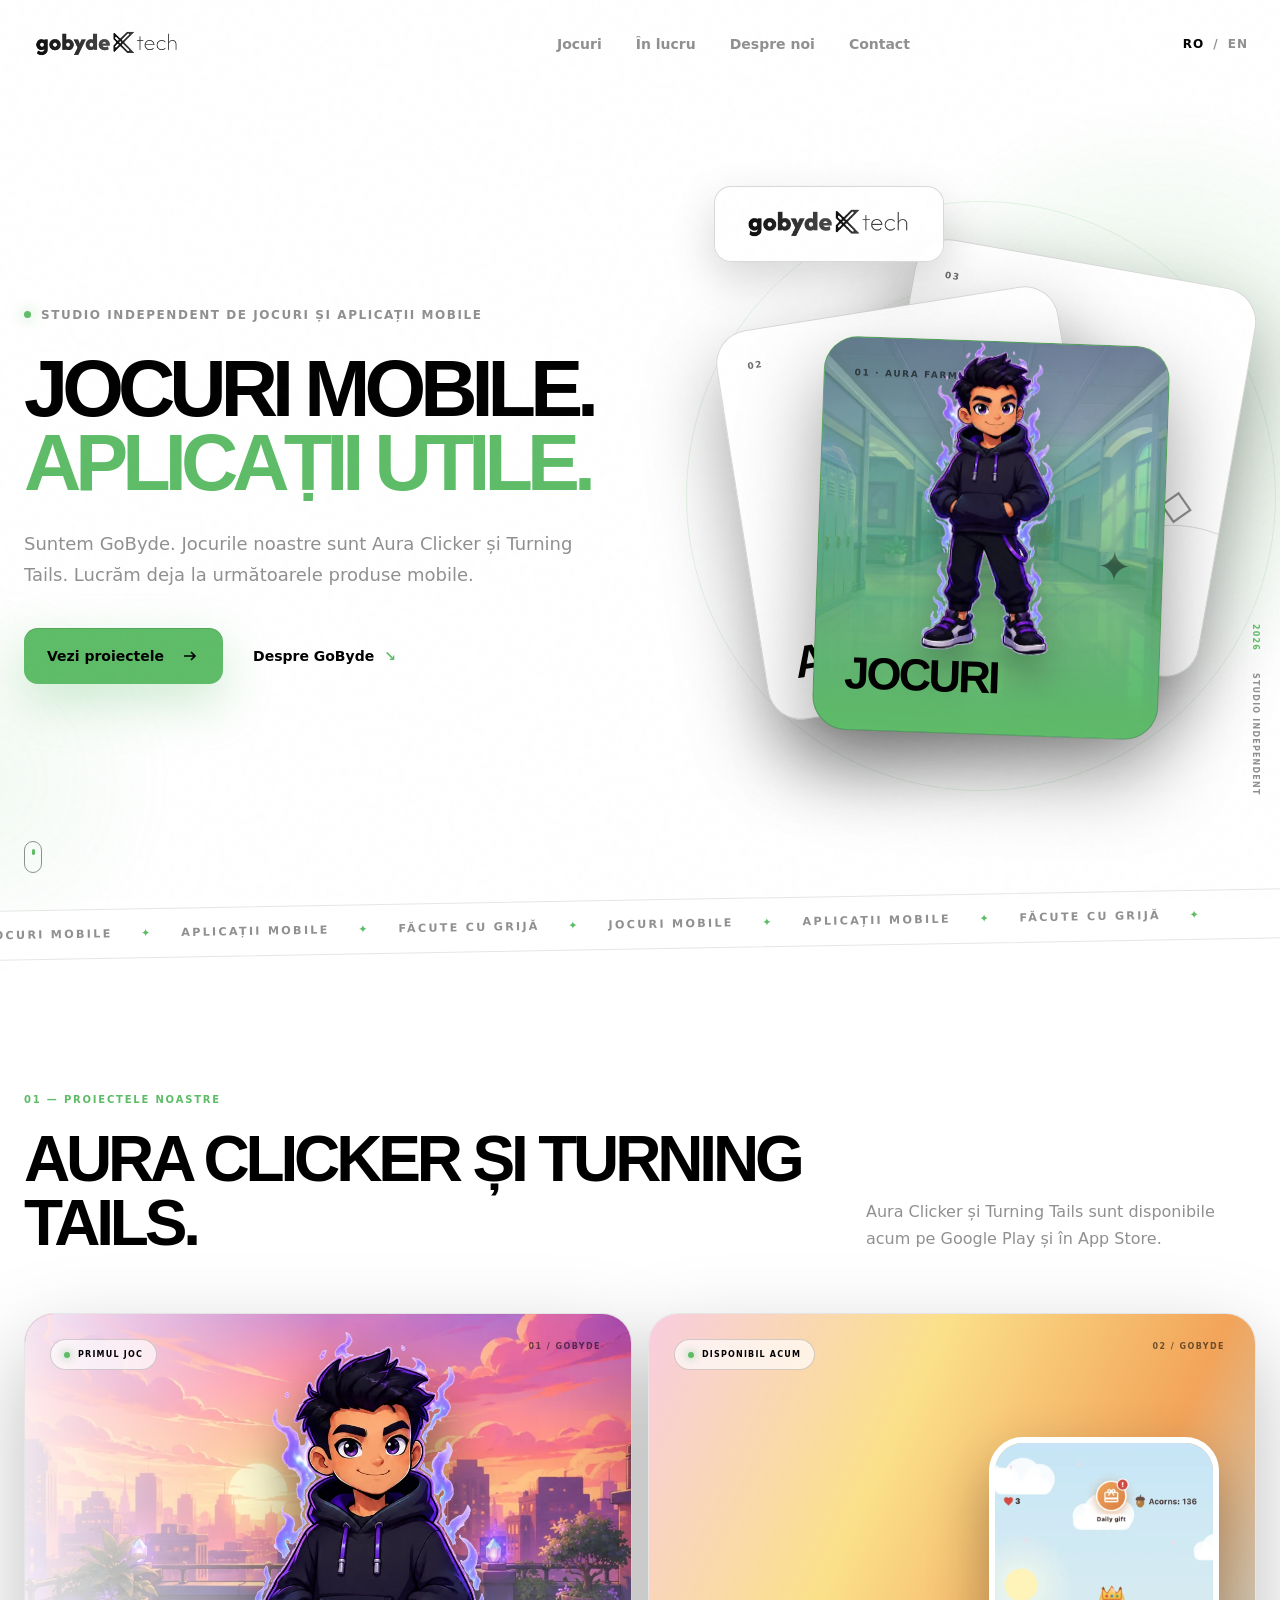
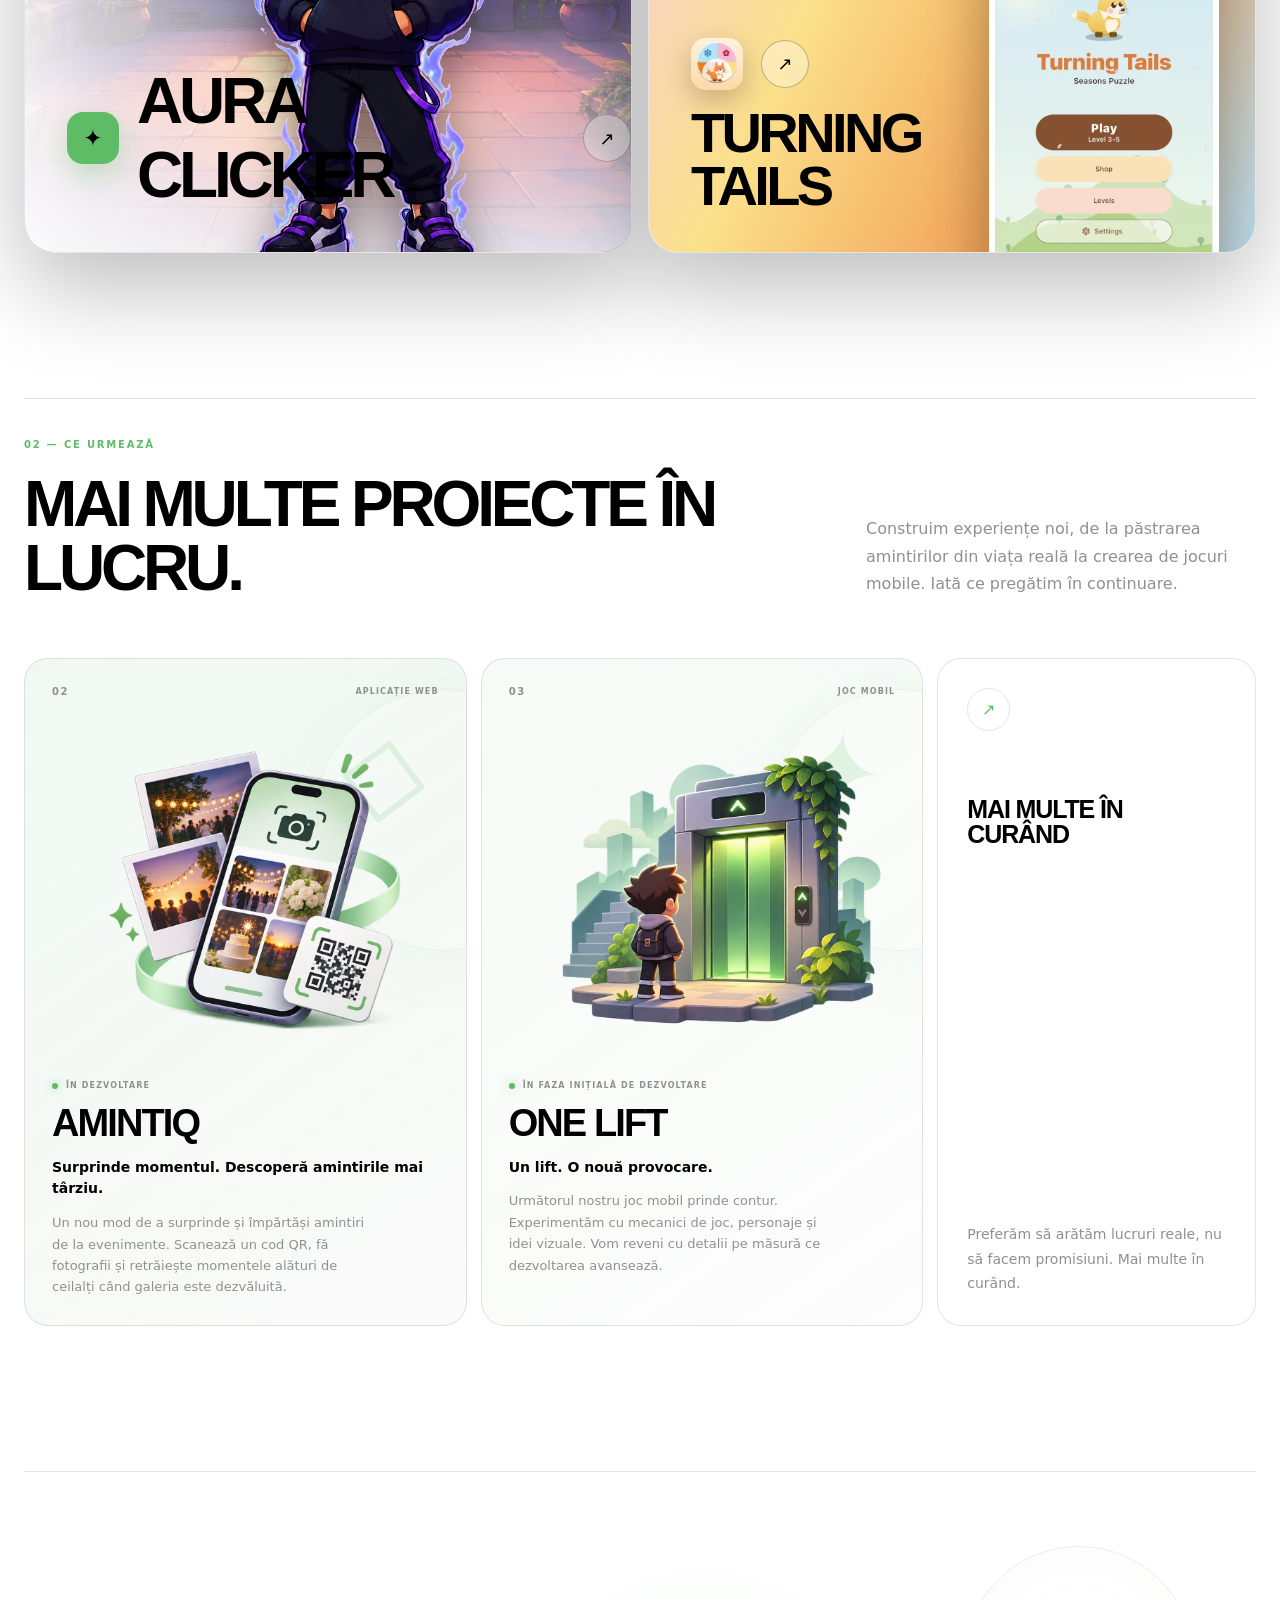
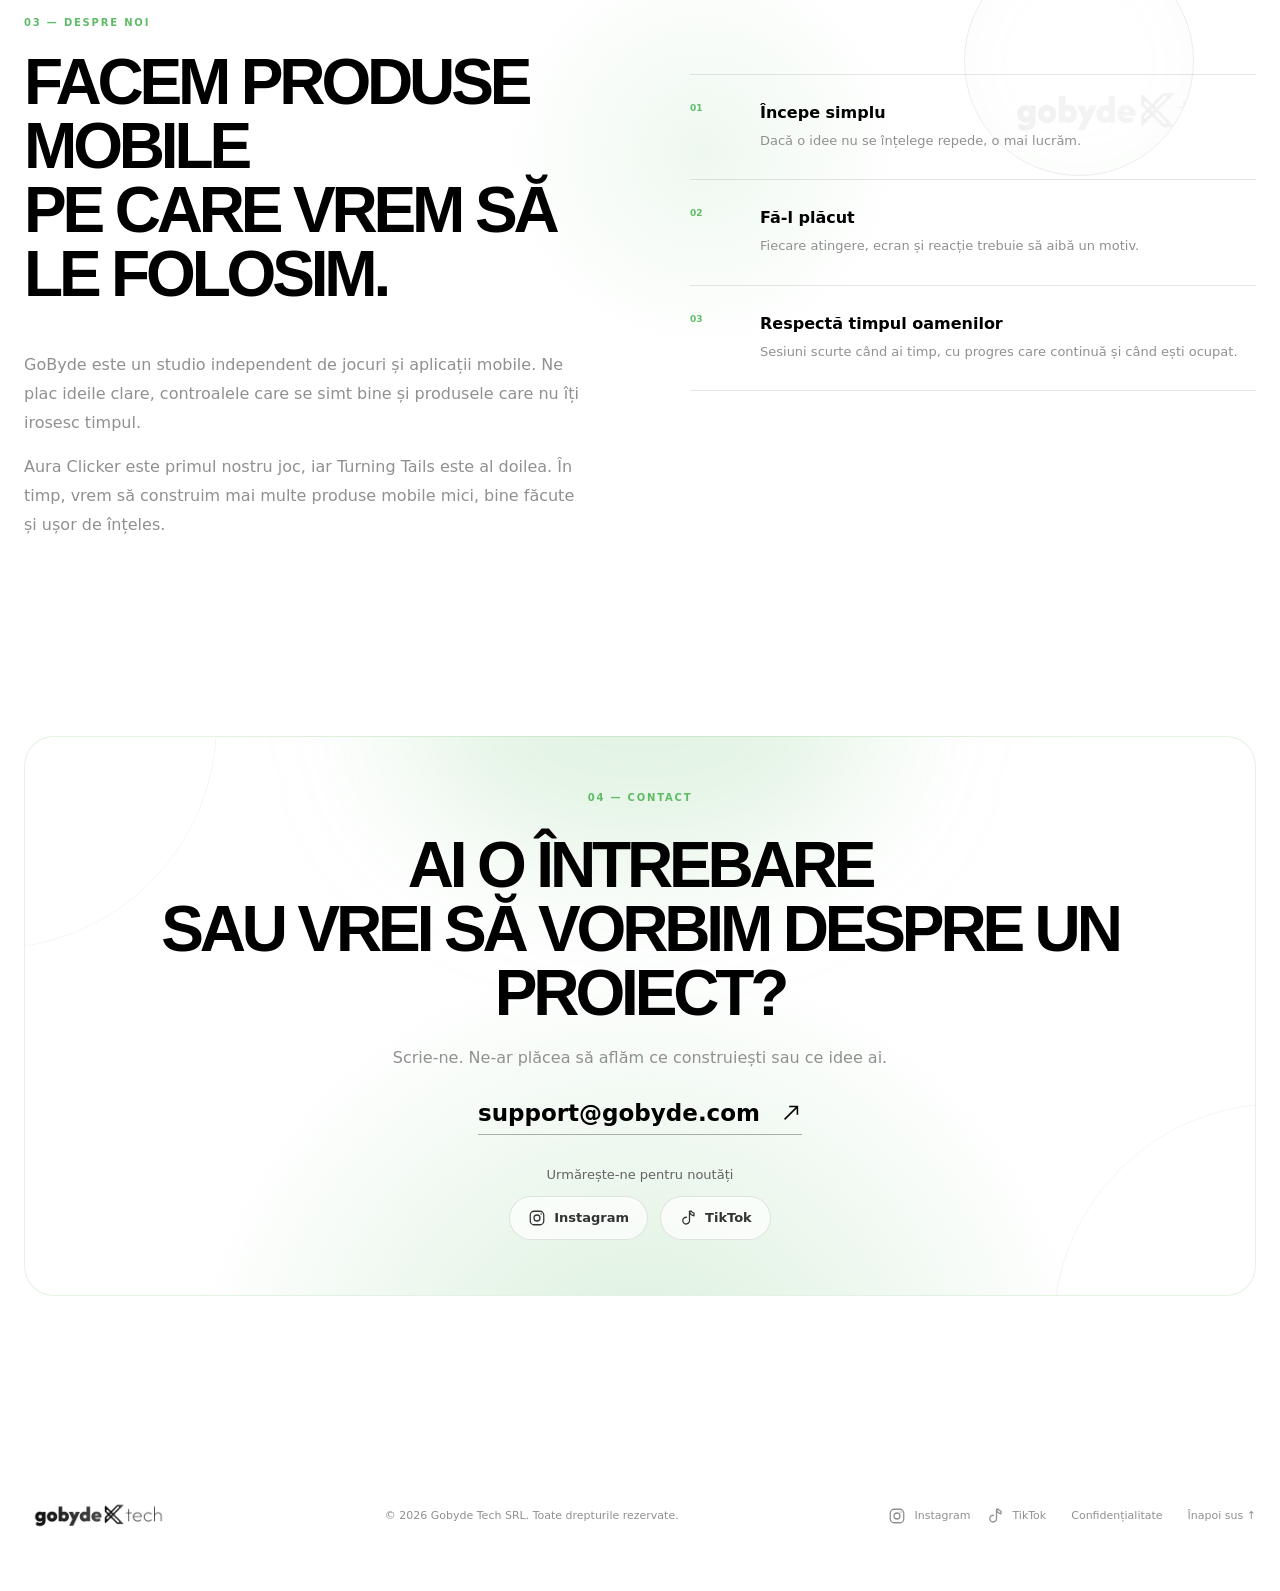
<file: index.html>
<!doctype html>
<html lang="ro">
  <head>
    <meta charset="UTF-8" />
    <meta name="viewport" content="width=device-width, initial-scale=1.0" />
    <meta
      name="description"
      content="GoByde este un studio independent de jocuri și aplicații mobile. Jocurile noastre: Aura Clicker și Turning Tails."
      data-i18n-content="metaDescription"
    />
    <meta name="theme-color" content="#ffffff" />
    <meta property="og:title" content="GoByde — Jocuri și aplicații mobile" data-i18n-content="ogTitle" />
    <meta
      property="og:description"
      content="Construim jocuri și aplicații mobile simple de folosit și plăcute de păstrat."
      data-i18n-content="ogDescription"
    />
    <meta property="og:type" content="website" />
    <meta property="og:url" content="https://gobyde.com/" />
    <meta property="og:site_name" content="GoByde" />
    <meta property="og:locale" content="ro_RO" />
    <meta property="og:locale:alternate" content="en_US" />
    <meta property="og:image" content="https://gobyde.com/assets/og-home.jpg" />
    <meta property="og:image:width" content="1200" />
    <meta property="og:image:height" content="630" />
    <meta name="twitter:card" content="summary_large_image" />
    <link rel="canonical" href="https://gobyde.com/" />
    <link rel="alternate" hreflang="ro" href="https://gobyde.com/" />
    <link rel="alternate" hreflang="en" href="https://gobyde.com/en/" />
    <link rel="alternate" hreflang="x-default" href="https://gobyde.com/" />
    <title>GoByde — Jocuri și aplicații mobile</title>
    <link rel="icon" href="assets/gobyde-logo.png?v=20260811-3" type="image/png" />
    <link rel="stylesheet" href="styles.css?v=20261104-1" />
    <script src="script.js?v=20261117-2" defer></script>
    <script type="application/ld+json">
    {
      "@context": "https://schema.org",
      "@graph": [
        {
          "@type": "Organization",
          "@id": "https://gobyde.com/#organization",
          "name": "GoByde Tech",
          "legalName": "Gobyde Tech SRL",
          "url": "https://gobyde.com/",
          "logo": "https://gobyde.com/assets/gobyde-logo.png",
          "email": "support@gobyde.com",
          "address": {
            "@type": "PostalAddress",
            "addressCountry": "RO"
          },
          "sameAs": [
            "https://www.instagram.com/gobyde_tech/",
            "https://www.tiktok.com/@gobydetech"
          ],
          "description": "GoByde este un studio independent de jocuri și aplicații mobile. Jocurile noastre: Aura Clicker și Turning Tails."
        },
        {
          "@type": "WebSite",
          "@id": "https://gobyde.com/#website",
          "url": "https://gobyde.com/",
          "name": "GoByde",
          "publisher": {
            "@id": "https://gobyde.com/#organization"
          }
        }
      ]
    }
    </script>
  </head>
  <body data-alt-url="/en/" data-page="home">
    <a class="skip-link" href="#main" data-i18n="skip">Sari la conținut</a>

    <div class="noise" aria-hidden="true"></div>
    <header class="site-header" data-header>
      <div class="nav-shell">
        <a class="brand" href="#top" aria-label="GoByde">
          <span class="brand-logo" aria-hidden="true">
            <img src="assets/gobyde-logo.png?v=20260811-3" alt="" />
          </span>
        </a>

        <nav class="desktop-nav" aria-label="Navigație principală" data-i18n-aria="navLabel">
          <a href="#games" data-i18n="navGames">Jocuri</a>
          <a href="#coming-soon" data-i18n="navComingSoon">În lucru</a>
          <a href="#studio" data-i18n="navStudio">Despre noi</a>
          <a href="#contact" data-i18n="navContact">Contact</a>
        </nav>

        <div class="nav-actions">
          <button class="language-toggle" type="button" data-language aria-label="Switch to English">
            <span class="language-active">RO</span>
            <span class="language-divider">/</span>
            <span>EN</span>
          </button>
          <button class="menu-toggle" type="button" data-menu-toggle aria-expanded="false" aria-controls="mobile-menu">
            <span class="sr-only" data-i18n="menu">Meniu</span>
            <span></span><span></span>
          </button>
        </div>
      </div>

      <nav class="mobile-menu" id="mobile-menu" data-mobile-menu aria-label="Navigație mobilă" data-i18n-aria="mobileNavLabel">
        <a href="#games" data-i18n="navGames">Jocuri</a>
        <a href="#coming-soon" data-i18n="navComingSoon">În lucru</a>
        <a href="#studio" data-i18n="navStudio">Despre noi</a>
        <a href="#contact" data-i18n="navContact">Contact</a>
      </nav>
    </header>

    <main id="main">
      <section class="hero" id="top">
        <div class="hero-glow hero-glow-one" aria-hidden="true"></div>
        <div class="hero-glow hero-glow-two" aria-hidden="true"></div>
        <div class="hero-copy reveal">
          <p class="eyebrow">
            <span class="status-dot"></span>
            <span data-i18n="heroEyebrow">Studio independent de jocuri și aplicații mobile</span>
          </p>
          <h1>
            <span data-i18n="heroTitleOne">Jocuri mobile.</span>
            <span class="gradient-text" data-i18n="heroTitleTwo">Aplicații utile.</span>
          </h1>
          <p class="hero-lead" data-i18n="heroLead">
            Suntem GoByde. Jocurile noastre sunt Aura Clicker și Turning Tails. Lucrăm deja la următoarele produse mobile.
          </p>
          <div class="hero-actions">
            <a class="button button-primary" href="#games">
              <span data-i18n="exploreGames">Vezi proiectele</span>
              <svg viewBox="0 0 20 20" aria-hidden="true"><path d="M4 10h11m-4-4 4 4-4 4" /></svg>
            </a>
            <a class="text-link" href="#studio">
              <span data-i18n="meetStudio">Despre GoByde</span>
              <span aria-hidden="true">↘</span>
            </a>
          </div>
        </div>

        <div class="studio-hero-visual reveal" data-delay="120" aria-label="GoByde — studio de jocuri și aplicații mobile" data-i18n-aria="studioVisualAria">
          <div class="studio-orbit studio-orbit-outer" aria-hidden="true"></div>
          <div class="studio-orbit studio-orbit-inner" aria-hidden="true"></div>
          <div class="studio-hero-glow" aria-hidden="true"></div>
          <div class="creative-stack" aria-hidden="true">
            <div class="creative-card creative-card-back">
              <span>03</span><strong data-i18n="visualWorlds">MOBILE</strong><i>◇</i>
            </div>
            <div class="creative-card creative-card-middle">
              <span>02</span><strong data-i18n="visualApps">APLICAȚII</strong><i>↗</i>
            </div>
            <div class="creative-card creative-card-front">
              <img class="creative-game-bg" src="assets/zone-school.webp" alt="" />
              <div class="creative-game-shade"></div>
              <img class="creative-game-character" src="assets/hero-character.webp" alt="Personajul din Aura Clicker" data-i18n-alt="altAuraCharacter" />
              <span>01 · AURA FARM</span><strong data-i18n="visualGames">JOCURI</strong><i>✦</i>
            </div>
          </div>
          <div class="studio-emblem" aria-hidden="true">
            <span class="brand-logo studio-emblem-logo">
              <img src="assets/gobyde-logo.png?v=20260811-3" alt="" />
            </span>
          </div>
          <p class="studio-visual-note"><span>2026</span><span data-i18n="independentStudio">STUDIO INDEPENDENT</span></p>
        </div>

        <div class="scroll-cue" aria-hidden="true"><span></span></div>
      </section>

      <div class="ticker" aria-label="Ce construiește GoByde" data-i18n-aria="tickerAria">
        <div class="ticker-track">
          <span data-i18n="tickerOne">JOCURI MOBILE</span><i>✦</i>
          <span data-i18n="tickerTwo">APLICAȚII MOBILE</span><i>✦</i>
          <span data-i18n="tickerThree">FĂCUTE CU GRIJĂ</span><i>✦</i>
          <span data-i18n="tickerOne">JOCURI MOBILE</span><i>✦</i>
          <span data-i18n="tickerTwo">APLICAȚII MOBILE</span><i>✦</i>
          <span data-i18n="tickerThree">FĂCUTE CU GRIJĂ</span><i>✦</i>
        </div>
      </div>

      <section class="games section" id="games">
        <div class="section-heading reveal">
          <div>
            <p class="section-number">01 — <span data-i18n="ourGames">PROIECTELE NOASTRE</span></p>
            <h2 data-i18n="gamesTitle">Aura Clicker și Turning Tails.</h2>
          </div>
          <p data-i18n="gamesIntro">
            Aura Clicker și Turning Tails sunt disponibile acum pe Google Play și în App Store.
          </p>
        </div>

        <div class="game-catalog-grid">
          <a class="catalog-game-card reveal" href="/aura-clicker" aria-label="Vezi Aura Clicker" data-i18n-aria="discoverAura">
            <img class="catalog-game-bg" src="assets/zone-city.webp" alt="Orașul din Aura Clicker" data-i18n-alt="altAuraCity" />
            <div class="catalog-game-shade"></div>
            <div class="release-badge"><span></span><span data-i18n="firstRelease">PRIMUL JOC</span></div>
            <img class="catalog-character" src="assets/hero-character.webp" alt="Personajul din Aura Clicker" data-i18n-alt="altAuraCharacter" />
            <span class="catalog-index">01 / GOBYDE</span>
            <div class="catalog-game-content">
              <span class="game-logo-spark" aria-hidden="true">✦</span>
              <h3>Aura Clicker</h3>
              <span class="catalog-arrow" aria-hidden="true">↗</span>
            </div>
          </a>

          <a class="catalog-game-card catalog-tt-card reveal" data-delay="100" href="/turning-tails" aria-label="Descoperă Turning Tails" data-i18n-aria="ttCatalogAria">
            <div class="catalog-game-bg catalog-tt-bg" aria-hidden="true"></div>
            <div class="release-badge"><span></span><span data-i18n="ttCatalogBadge">DISPONIBIL ACUM</span></div>
            <img class="catalog-phone" src="assets/tt-screen-home.webp" alt="Ecranul principal Turning Tails" data-i18n-alt="ttCatalogAlt" loading="lazy" />
            <span class="catalog-index">02 / GOBYDE</span>
            <div class="catalog-game-content">
              <img class="catalog-tt-icon" src="assets/tt-icon.webp" alt="" width="52" height="52" loading="lazy" />
              <h3>Turning Tails</h3>
              <span class="catalog-arrow" aria-hidden="true">↗</span>
            </div>
          </a>
        </div>
      </section>

      <section class="coming-soon section" id="coming-soon">
        <div class="section-heading reveal">
          <div>
            <p class="section-number">02 — <span data-i18n="comingSoonLabel">CE URMEAZĂ</span></p>
            <h2 data-i18n="comingSoonTitle">Mai multe proiecte în lucru.</h2>
          </div>
          <p data-i18n="comingSoonText">
            Construim experiențe noi, de la păstrarea amintirilor din viața reală la crearea de jocuri mobile. Iată ce pregătim în continuare.
          </p>
        </div>
        <div class="coming-grid">
          <article class="coming-card reveal">
            <div class="coming-card-meta">
              <span class="coming-index">02</span>
              <span class="coming-category" data-i18n="webAppCategory">APLICAȚIE WEB</span>
            </div>
            <div class="coming-symbol" aria-hidden="true">◇</div>
            <div class="coming-illustration" aria-hidden="true">
              <img src="assets/amintiq-illustration.webp" alt="" width="1024" height="1024" loading="lazy" decoding="async" />
            </div>
            <div>
              <p class="coming-status"><span></span><span data-i18n="inDevelopment">ÎN DEZVOLTARE</span></p>
              <h3>AMINTIQ</h3>
              <p class="coming-tagline" data-i18n="amintiqTagline">Surprinde momentul. Descoperă amintirile mai târziu.</p>
              <p data-i18n="amintiqText">Un nou mod de a surprinde și împărtăși amintiri de la evenimente. Scanează un cod QR, fă fotografii și retrăiește momentele alături de ceilalți când galeria este dezvăluită.</p>
            </div>
          </article>
          <article class="coming-card coming-card-dim reveal" data-delay="100">
            <div class="coming-card-meta">
              <span class="coming-index">03</span>
              <span class="coming-category" data-i18n="mobileGameCategory">JOC MOBIL</span>
            </div>
            <div class="coming-symbol" aria-hidden="true">✦</div>
            <div class="coming-illustration" aria-hidden="true">
              <img src="assets/one-lift-illustration.webp" alt="" width="1024" height="1024" loading="lazy" decoding="async" />
            </div>
            <div>
              <p class="coming-status"><span></span><span data-i18n="earlyDevelopment">ÎN FAZA INIȚIALĂ DE DEZVOLTARE</span></p>
              <h3>ONE LIFT</h3>
              <p class="coming-tagline" data-i18n="oneLiftTagline">Un lift. O nouă provocare.</p>
              <p data-i18n="oneLiftText">Următorul nostru joc mobil prinde contur. Experimentăm cu mecanici de joc, personaje și idei vizuale. Vom reveni cu detalii pe măsură ce dezvoltarea avansează.</p>
            </div>
          </article>
          <div class="coming-note reveal" data-delay="180">
            <div class="coming-note-heading">
              <span aria-hidden="true">↗</span>
              <strong data-i18n="stayTuned">MAI MULTE ÎN CURÂND</strong>
            </div>
            <p data-i18n="followJourney">Preferăm să arătăm lucruri reale, nu să facem promisiuni. Mai multe în curând.</p>
          </div>
        </div>
      </section>

      <section class="studio section" id="studio">
        <div class="studio-orb" aria-hidden="true">
          <img src="assets/gobyde-logo.png?v=20260811-3" alt="" loading="lazy" />
        </div>
        <div class="studio-copy reveal">
          <p class="section-number">03 — <span data-i18n="theStudio">DESPRE NOI</span></p>
          <h2 data-i18n="studioTitle">Facem produse mobile<br />pe care vrem să le folosim.</h2>
          <p data-i18n="studioTextOne">
            GoByde este un studio independent de jocuri și aplicații mobile. Ne plac ideile clare, controalele care se simt bine și produsele care nu îți irosesc timpul.
          </p>
          <p data-i18n="studioTextTwo">
            Aura Clicker este primul nostru joc, iar Turning Tails este al doilea. În timp, vrem să construim mai multe produse mobile mici, bine făcute și ușor de înțeles.
          </p>
        </div>
        <div class="principles reveal" data-delay="120">
          <article>
            <span>01</span>
            <div><h3 data-i18n="principleOneTitle">Începe simplu</h3><p data-i18n="principleOneText">Dacă o idee nu se înțelege repede, o mai lucrăm.</p></div>
          </article>
          <article>
            <span>02</span>
            <div><h3 data-i18n="principleTwoTitle">Fă-l plăcut</h3><p data-i18n="principleTwoText">Fiecare atingere, ecran și reacție trebuie să aibă un motiv.</p></div>
          </article>
          <article>
            <span>03</span>
            <div><h3 data-i18n="principleThreeTitle">Respectă timpul oamenilor</h3><p data-i18n="principleThreeText">Sesiuni scurte când ai timp, cu progres care continuă și când ești ocupat.</p></div>
          </article>
        </div>
      </section>

      <section class="contact section" id="contact">
        <div class="contact-card reveal">
          <div class="contact-glow" aria-hidden="true"></div>
          <p class="section-number">04 — <span data-i18n="contactLabel">CONTACT</span></p>
          <h2 data-i18n="contactTitle">Ai o întrebare<br />sau vrei să vorbim despre un proiect?</h2>
          <p data-i18n="contactText">Scrie-ne. Ne-ar plăcea să aflăm ce construiești sau ce idee ai.</p>
          <a class="email-link" href="mailto:support@gobyde.com">
            <span>support@gobyde.com</span>
            <svg viewBox="0 0 24 24" aria-hidden="true"><path d="M5 19 19 5m-9 0h9v9" /></svg>
          </a>
          <div class="contact-social">
            <p data-i18n="socialFollow">Urmărește-ne pentru noutăți</p>
            <div class="social-links">
              <a class="social-link" href="https://www.instagram.com/gobyde_tech/" target="_blank" rel="noopener noreferrer"><svg viewBox="0 0 24 24" aria-hidden="true"><rect x="3" y="3" width="18" height="18" rx="5" /><circle cx="12" cy="12" r="4" /><circle cx="17.5" cy="6.5" r="1" fill="currentColor" stroke="none" /></svg><span>Instagram</span></a>
              <a class="social-link" href="https://www.tiktok.com/@gobydetech" target="_blank" rel="noopener noreferrer"><svg viewBox="0 0 24 24" aria-hidden="true"><path d="M14 3v12.5a4.5 4.5 0 1 1-4-4.47M14 3c.5 3.5 2.5 5.5 6 6V5.5C18 5.2 17 4 16.5 3Z" /></svg><span>TikTok</span></a>
            </div>
          </div>
        </div>
      </section>
    </main>

    <footer class="site-footer">
      <a class="brand" href="#top" aria-label="GoByde">
        <span class="brand-logo" aria-hidden="true">
          <img src="assets/gobyde-logo.png?v=20260811-3" alt="" loading="lazy" />
        </span>
      </a>
      <p>© <span data-year></span> Gobyde Tech SRL. <span data-i18n="rights">Toate drepturile rezervate.</span></p>
      <div class="footer-links">
        <div class="social-links footer-social">
          <a class="social-link" href="https://www.instagram.com/gobyde_tech/" target="_blank" rel="noopener noreferrer"><svg viewBox="0 0 24 24" aria-hidden="true"><rect x="3" y="3" width="18" height="18" rx="5" /><circle cx="12" cy="12" r="4" /><circle cx="17.5" cy="6.5" r="1" fill="currentColor" stroke="none" /></svg><span>Instagram</span></a>
          <a class="social-link" href="https://www.tiktok.com/@gobydetech" target="_blank" rel="noopener noreferrer"><svg viewBox="0 0 24 24" aria-hidden="true"><path d="M14 3v12.5a4.5 4.5 0 1 1-4-4.47M14 3c.5 3.5 2.5 5.5 6 6V5.5C18 5.2 17 4 16.5 3Z" /></svg><span>TikTok</span></a>
        </div>
        <a href="/privacy-policy" data-i18n="privacyLink">Confidențialitate</a>
        <a href="#top" class="back-top"><span data-i18n="backTop">Înapoi sus</span> ↑</a>
      </div>
    </footer>
  </body>
</html>
</file>
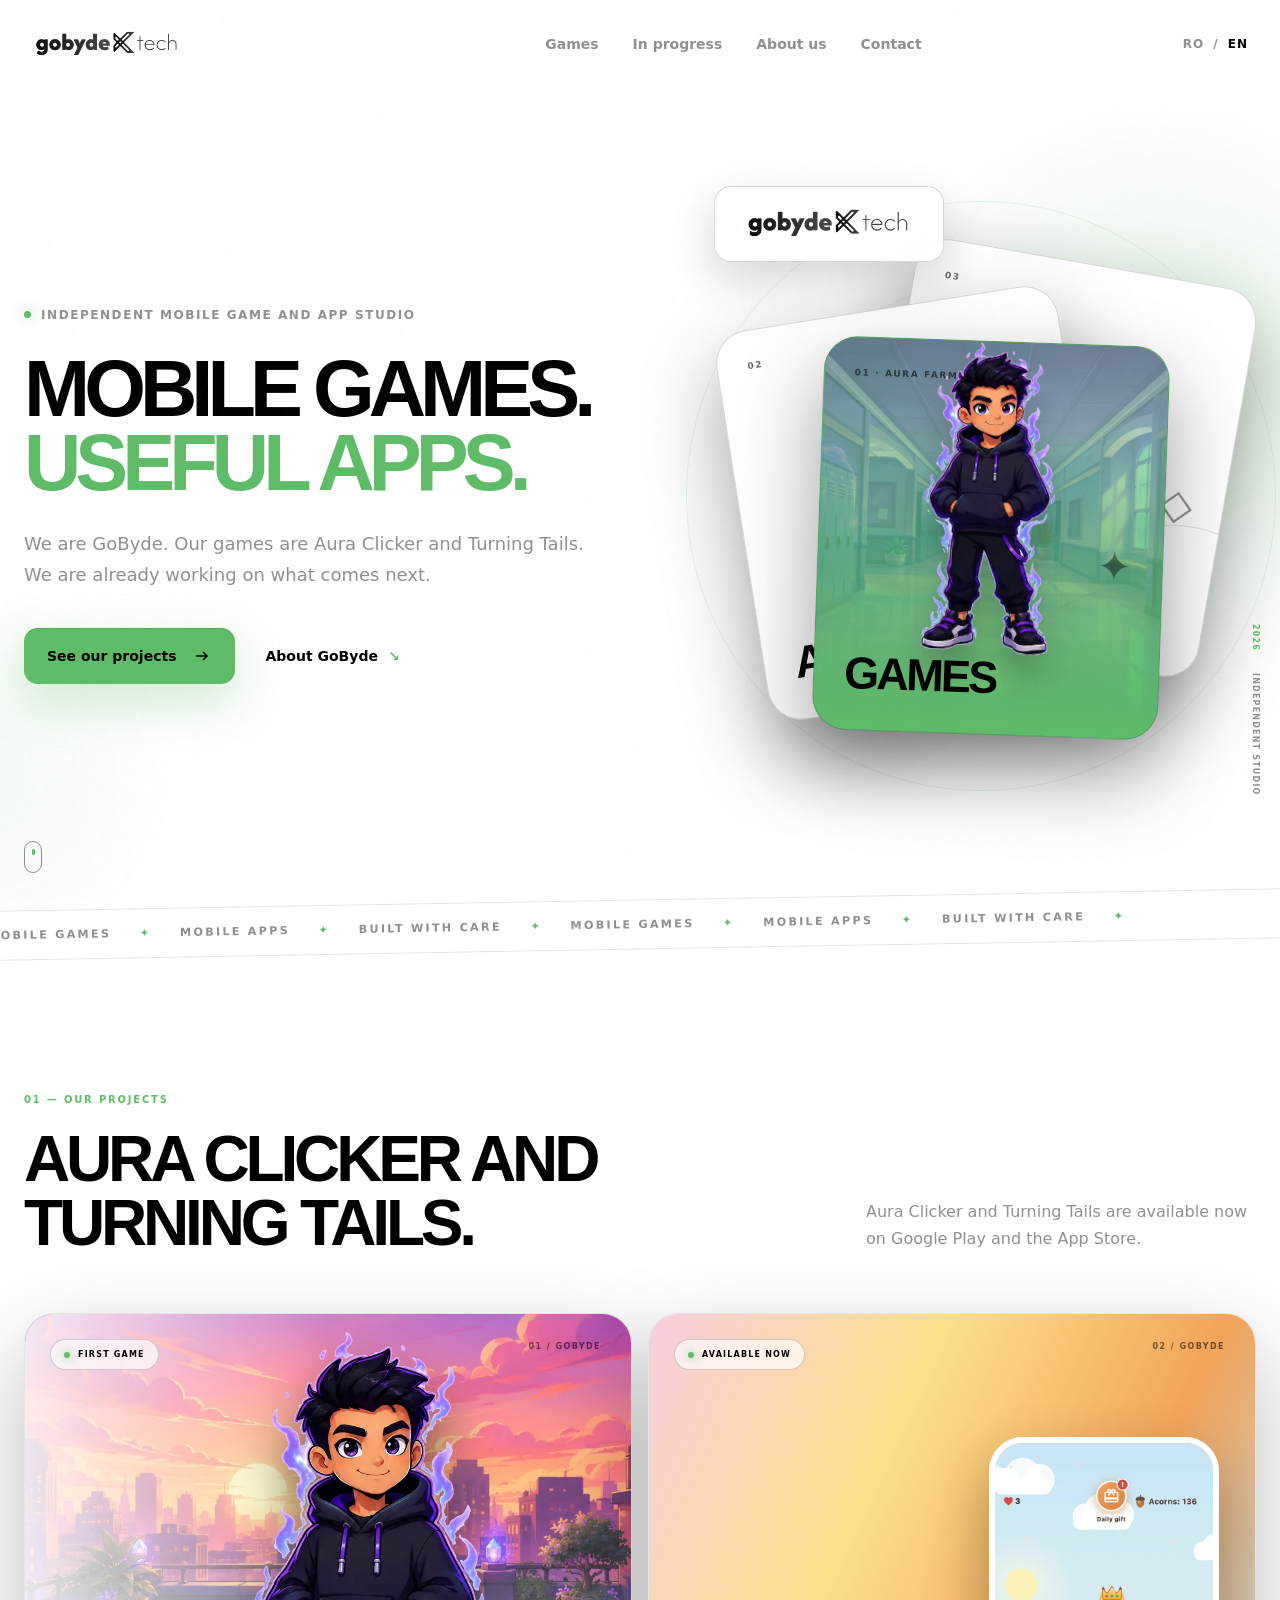
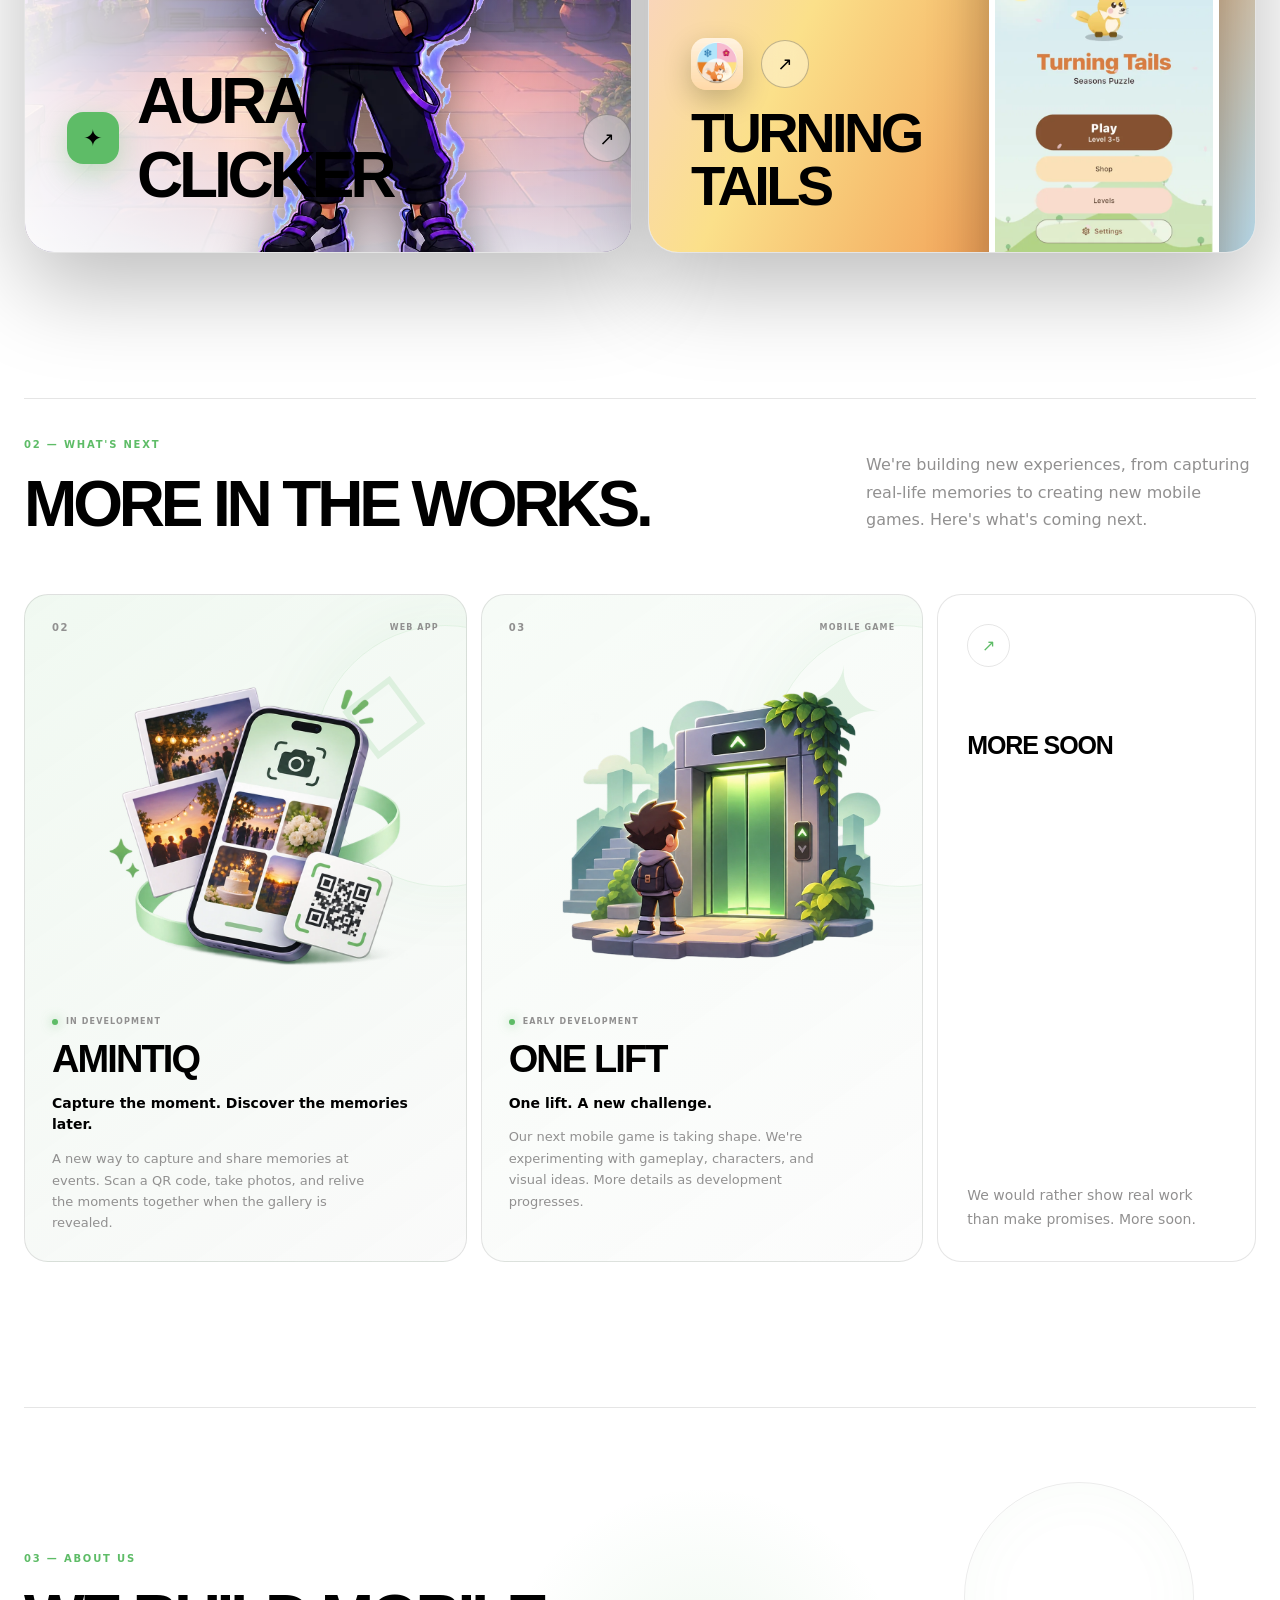
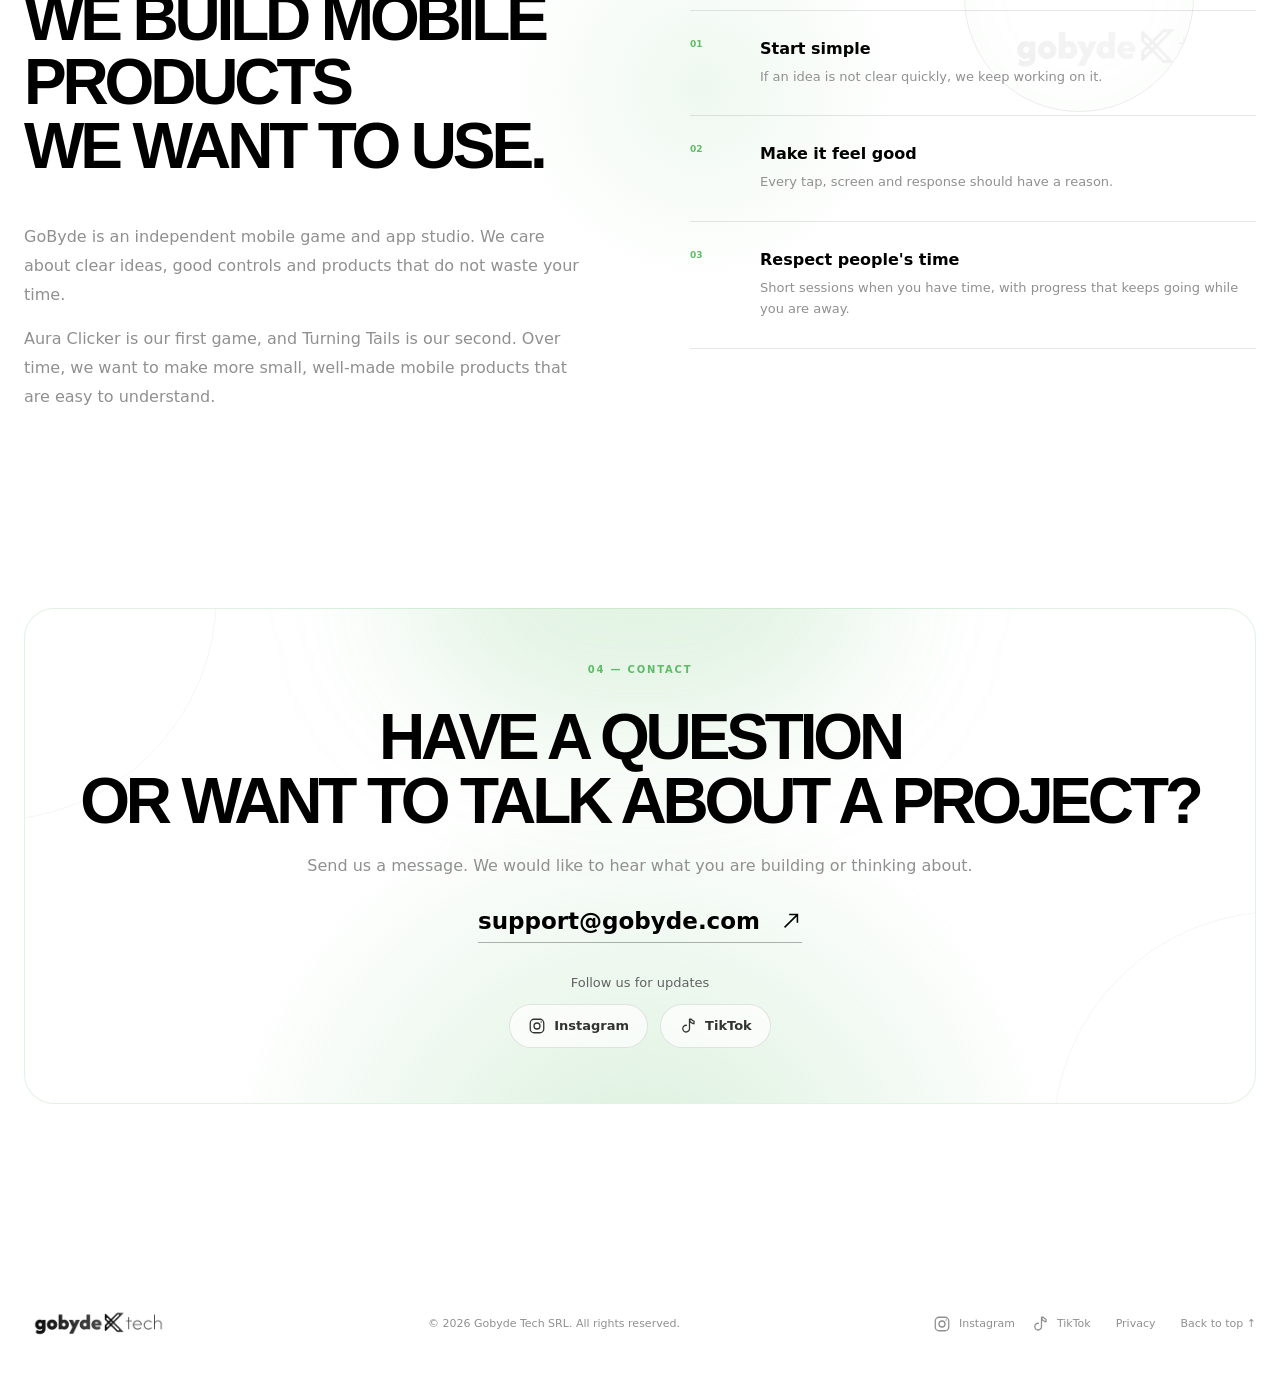
<file: en/index.html>
<!doctype html>
<html lang="en">
  <head>
    <meta charset="UTF-8" />
    <meta name="viewport" content="width=device-width, initial-scale=1.0" />
    <meta
      name="description"
      content="GoByde is an independent mobile game and app studio. Our games: Aura Clicker and Turning Tails."
      data-i18n-content="metaDescription"
    />
    <meta name="theme-color" content="#ffffff" />
    <meta property="og:title" content="GoByde — Mobile games and apps" data-i18n-content="ogTitle" />
    <meta
      property="og:description"
      content="We build mobile games and apps that are easy to use and worth keeping."
      data-i18n-content="ogDescription"
    />
    <meta property="og:type" content="website" />
    <meta property="og:url" content="https://gobyde.com/en/" />
    <meta property="og:site_name" content="GoByde" />
    <meta property="og:locale" content="en_US" />
    <meta property="og:locale:alternate" content="ro_RO" />
    <meta property="og:image" content="https://gobyde.com/assets/og-home.jpg" />
    <meta property="og:image:width" content="1200" />
    <meta property="og:image:height" content="630" />
    <meta name="twitter:card" content="summary_large_image" />
    <link rel="canonical" href="https://gobyde.com/en/" />
    <link rel="alternate" hreflang="ro" href="https://gobyde.com/" />
    <link rel="alternate" hreflang="en" href="https://gobyde.com/en/" />
    <link rel="alternate" hreflang="x-default" href="https://gobyde.com/" />
    <title>GoByde — Mobile games and apps</title>
    <link rel="icon" href="/assets/gobyde-logo.png?v=20260811-3" type="image/png" />
    <link rel="stylesheet" href="/styles.css?v=20261104-1" />
    <script src="/script.js?v=20261117-2" defer></script>
    <script type="application/ld+json">
    {
      "@context": "https://schema.org",
      "@graph": [
        {
          "@type": "Organization",
          "@id": "https://gobyde.com/#organization",
          "name": "GoByde Tech",
          "legalName": "Gobyde Tech SRL",
          "url": "https://gobyde.com/",
          "logo": "https://gobyde.com/assets/gobyde-logo.png",
          "email": "support@gobyde.com",
          "address": {
            "@type": "PostalAddress",
            "addressCountry": "RO"
          },
          "sameAs": [
            "https://www.instagram.com/gobyde_tech/",
            "https://www.tiktok.com/@gobydetech"
          ],
          "description": "GoByde is an independent mobile game and app studio. Our games: Aura Clicker and Turning Tails."
        },
        {
          "@type": "WebSite",
          "@id": "https://gobyde.com/#website",
          "url": "https://gobyde.com/en/",
          "name": "GoByde",
          "publisher": {
            "@id": "https://gobyde.com/#organization"
          }
        }
      ]
    }
    </script>
  </head>
  <body data-alt-url="/" data-page="home">
    <a class="skip-link" href="#main" data-i18n="skip">Skip to content</a>

    <div class="noise" aria-hidden="true"></div>
    <header class="site-header" data-header>
      <div class="nav-shell">
        <a class="brand" href="#top" aria-label="GoByde">
          <span class="brand-logo" aria-hidden="true">
            <img src="/assets/gobyde-logo.png?v=20260811-3" alt="" />
          </span>
        </a>

        <nav class="desktop-nav" aria-label="Main navigation" data-i18n-aria="navLabel">
          <a href="#games" data-i18n="navGames">Games</a>
          <a href="#coming-soon" data-i18n="navComingSoon">In progress</a>
          <a href="#studio" data-i18n="navStudio">About us</a>
          <a href="#contact" data-i18n="navContact">Contact</a>
        </nav>

        <div class="nav-actions">
          <button class="language-toggle" type="button" data-language aria-label="Schimbă în română">
            <span>RO</span>
            <span class="language-divider">/</span>
            <span class="language-active">EN</span>
          </button>
          <button class="menu-toggle" type="button" data-menu-toggle aria-expanded="false" aria-controls="mobile-menu">
            <span class="sr-only" data-i18n="menu">Menu</span>
            <span></span><span></span>
          </button>
        </div>
      </div>

      <nav class="mobile-menu" id="mobile-menu" data-mobile-menu aria-label="Mobile navigation" data-i18n-aria="mobileNavLabel">
        <a href="#games" data-i18n="navGames">Games</a>
        <a href="#coming-soon" data-i18n="navComingSoon">In progress</a>
        <a href="#studio" data-i18n="navStudio">About us</a>
        <a href="#contact" data-i18n="navContact">Contact</a>
      </nav>
    </header>

    <main id="main">
      <section class="hero" id="top">
        <div class="hero-glow hero-glow-one" aria-hidden="true"></div>
        <div class="hero-glow hero-glow-two" aria-hidden="true"></div>
        <div class="hero-copy reveal">
          <p class="eyebrow">
            <span class="status-dot"></span>
            <span data-i18n="heroEyebrow">Independent mobile game and app studio</span>
          </p>
          <h1>
            <span data-i18n="heroTitleOne">Mobile games.</span>
            <span class="gradient-text" data-i18n="heroTitleTwo">Useful apps.</span>
          </h1>
          <p class="hero-lead" data-i18n="heroLead">We are GoByde. Our games are Aura Clicker and Turning Tails. We are already working on what comes next.</p>
          <div class="hero-actions">
            <a class="button button-primary" href="#games">
              <span data-i18n="exploreGames">See our projects</span>
              <svg viewBox="0 0 20 20" aria-hidden="true"><path d="M4 10h11m-4-4 4 4-4 4" /></svg>
            </a>
            <a class="text-link" href="#studio">
              <span data-i18n="meetStudio">About GoByde</span>
              <span aria-hidden="true">↘</span>
            </a>
          </div>
        </div>

        <div class="studio-hero-visual reveal" data-delay="120" aria-label="GoByde — mobile game and app studio" data-i18n-aria="studioVisualAria">
          <div class="studio-orbit studio-orbit-outer" aria-hidden="true"></div>
          <div class="studio-orbit studio-orbit-inner" aria-hidden="true"></div>
          <div class="studio-hero-glow" aria-hidden="true"></div>
          <div class="creative-stack" aria-hidden="true">
            <div class="creative-card creative-card-back">
              <span>03</span><strong data-i18n="visualWorlds">MOBILE</strong><i>◇</i>
            </div>
            <div class="creative-card creative-card-middle">
              <span>02</span><strong data-i18n="visualApps">APPS</strong><i>↗</i>
            </div>
            <div class="creative-card creative-card-front">
              <img class="creative-game-bg" src="/assets/zone-school.webp" alt="" />
              <div class="creative-game-shade"></div>
              <img class="creative-game-character" src="/assets/hero-character.webp" alt="The character from Aura Clicker" data-i18n-alt="altAuraCharacter" />
              <span>01 · AURA FARM</span><strong data-i18n="visualGames">GAMES</strong><i>✦</i>
            </div>
          </div>
          <div class="studio-emblem" aria-hidden="true">
            <span class="brand-logo studio-emblem-logo">
              <img src="/assets/gobyde-logo.png?v=20260811-3" alt="" />
            </span>
          </div>
          <p class="studio-visual-note"><span>2026</span><span data-i18n="independentStudio">INDEPENDENT STUDIO</span></p>
        </div>

        <div class="scroll-cue" aria-hidden="true"><span></span></div>
      </section>

      <div class="ticker" aria-label="What GoByde builds" data-i18n-aria="tickerAria">
        <div class="ticker-track">
          <span data-i18n="tickerOne">MOBILE GAMES</span><i>✦</i>
          <span data-i18n="tickerTwo">MOBILE APPS</span><i>✦</i>
          <span data-i18n="tickerThree">BUILT WITH CARE</span><i>✦</i>
          <span data-i18n="tickerOne">MOBILE GAMES</span><i>✦</i>
          <span data-i18n="tickerTwo">MOBILE APPS</span><i>✦</i>
          <span data-i18n="tickerThree">BUILT WITH CARE</span><i>✦</i>
        </div>
      </div>

      <section class="games section" id="games">
        <div class="section-heading reveal">
          <div>
            <p class="section-number">01 — <span data-i18n="ourGames">OUR PROJECTS</span></p>
            <h2 data-i18n="gamesTitle">Aura Clicker and Turning Tails.</h2>
          </div>
          <p data-i18n="gamesIntro">Aura Clicker and Turning Tails are available now on Google Play and the App Store.</p>
        </div>

        <div class="game-catalog-grid">
          <a class="catalog-game-card reveal" href="/en/aura-clicker" aria-label="See Aura Clicker" data-i18n-aria="discoverAura">
            <img class="catalog-game-bg" src="/assets/zone-city.webp" alt="The city in Aura Clicker" data-i18n-alt="altAuraCity" />
            <div class="catalog-game-shade"></div>
            <div class="release-badge"><span></span><span data-i18n="firstRelease">FIRST GAME</span></div>
            <img class="catalog-character" src="/assets/hero-character.webp" alt="The character from Aura Clicker" data-i18n-alt="altAuraCharacter" />
            <span class="catalog-index">01 / GOBYDE</span>
            <div class="catalog-game-content">
              <span class="game-logo-spark" aria-hidden="true">✦</span>
              <h3>Aura Clicker</h3>
              <span class="catalog-arrow" aria-hidden="true">↗</span>
            </div>
          </a>

          <a class="catalog-game-card catalog-tt-card reveal" data-delay="100" href="/en/turning-tails" aria-label="Discover Turning Tails" data-i18n-aria="ttCatalogAria">
            <div class="catalog-game-bg catalog-tt-bg" aria-hidden="true"></div>
            <div class="release-badge"><span></span><span data-i18n="ttCatalogBadge">AVAILABLE NOW</span></div>
            <img class="catalog-phone" src="/assets/tt-screen-home.webp" alt="Turning Tails main screen" data-i18n-alt="ttCatalogAlt" loading="lazy" />
            <span class="catalog-index">02 / GOBYDE</span>
            <div class="catalog-game-content">
              <img class="catalog-tt-icon" src="/assets/tt-icon.webp" alt="" width="52" height="52" loading="lazy" />
              <h3>Turning Tails</h3>
              <span class="catalog-arrow" aria-hidden="true">↗</span>
            </div>
          </a>
        </div>
      </section>

      <section class="coming-soon section" id="coming-soon">
        <div class="section-heading reveal">
          <div>
            <p class="section-number">02 — <span data-i18n="comingSoonLabel">WHAT'S NEXT</span></p>
            <h2 data-i18n="comingSoonTitle">MORE IN THE WORKS.</h2>
          </div>
          <p data-i18n="comingSoonText">We're building new experiences, from capturing real-life memories to creating new mobile games. Here's what's coming next.</p>
        </div>
        <div class="coming-grid">
          <article class="coming-card reveal">
            <div class="coming-card-meta">
              <span class="coming-index">02</span>
              <span class="coming-category" data-i18n="webAppCategory">WEB APP</span>
            </div>
            <div class="coming-symbol" aria-hidden="true">◇</div>
            <div class="coming-illustration" aria-hidden="true">
              <img src="/assets/amintiq-illustration.webp" alt="" width="1024" height="1024" loading="lazy" decoding="async" />
            </div>
            <div>
              <p class="coming-status"><span></span><span data-i18n="inDevelopment">IN DEVELOPMENT</span></p>
              <h3>AMINTIQ</h3>
              <p class="coming-tagline" data-i18n="amintiqTagline">Capture the moment. Discover the memories later.</p>
              <p data-i18n="amintiqText">A new way to capture and share memories at events. Scan a QR code, take photos, and relive the moments together when the gallery is revealed.</p>
            </div>
          </article>
          <article class="coming-card coming-card-dim reveal" data-delay="100">
            <div class="coming-card-meta">
              <span class="coming-index">03</span>
              <span class="coming-category" data-i18n="mobileGameCategory">MOBILE GAME</span>
            </div>
            <div class="coming-symbol" aria-hidden="true">✦</div>
            <div class="coming-illustration" aria-hidden="true">
              <img src="/assets/one-lift-illustration.webp" alt="" width="1024" height="1024" loading="lazy" decoding="async" />
            </div>
            <div>
              <p class="coming-status"><span></span><span data-i18n="earlyDevelopment">EARLY DEVELOPMENT</span></p>
              <h3>ONE LIFT</h3>
              <p class="coming-tagline" data-i18n="oneLiftTagline">One lift. A new challenge.</p>
              <p data-i18n="oneLiftText">Our next mobile game is taking shape. We're experimenting with gameplay, characters, and visual ideas. More details as development progresses.</p>
            </div>
          </article>
          <div class="coming-note reveal" data-delay="180">
            <div class="coming-note-heading">
              <span aria-hidden="true">↗</span>
              <strong data-i18n="stayTuned">MORE SOON</strong>
            </div>
            <p data-i18n="followJourney">We would rather show real work than make promises. More soon.</p>
          </div>
        </div>
      </section>

      <section class="studio section" id="studio">
        <div class="studio-orb" aria-hidden="true">
          <img src="/assets/gobyde-logo.png?v=20260811-3" alt="" loading="lazy" />
        </div>
        <div class="studio-copy reveal">
          <p class="section-number">03 — <span data-i18n="theStudio">ABOUT US</span></p>
          <h2 data-i18n="studioTitle">We build mobile products<br />we want to use.</h2>
          <p data-i18n="studioTextOne">GoByde is an independent mobile game and app studio. We care about clear ideas, good controls and products that do not waste your time.</p>
          <p data-i18n="studioTextTwo">Aura Clicker is our first game, and Turning Tails is our second. Over time, we want to make more small, well-made mobile products that are easy to understand.</p>
        </div>
        <div class="principles reveal" data-delay="120">
          <article>
            <span>01</span>
            <div><h3 data-i18n="principleOneTitle">Start simple</h3><p data-i18n="principleOneText">If an idea is not clear quickly, we keep working on it.</p></div>
          </article>
          <article>
            <span>02</span>
            <div><h3 data-i18n="principleTwoTitle">Make it feel good</h3><p data-i18n="principleTwoText">Every tap, screen and response should have a reason.</p></div>
          </article>
          <article>
            <span>03</span>
            <div><h3 data-i18n="principleThreeTitle">Respect people's time</h3><p data-i18n="principleThreeText">Short sessions when you have time, with progress that keeps going while you are away.</p></div>
          </article>
        </div>
      </section>

      <section class="contact section" id="contact">
        <div class="contact-card reveal">
          <div class="contact-glow" aria-hidden="true"></div>
          <p class="section-number">04 — <span data-i18n="contactLabel">CONTACT</span></p>
          <h2 data-i18n="contactTitle">Have a question<br />or want to talk about a project?</h2>
          <p data-i18n="contactText">Send us a message. We would like to hear what you are building or thinking about.</p>
          <a class="email-link" href="mailto:support@gobyde.com">
            <span>support@gobyde.com</span>
            <svg viewBox="0 0 24 24" aria-hidden="true"><path d="M5 19 19 5m-9 0h9v9" /></svg>
          </a>
          <div class="contact-social">
            <p data-i18n="socialFollow">Follow us for updates</p>
            <div class="social-links">
              <a class="social-link" href="https://www.instagram.com/gobyde_tech/" target="_blank" rel="noopener noreferrer"><svg viewBox="0 0 24 24" aria-hidden="true"><rect x="3" y="3" width="18" height="18" rx="5" /><circle cx="12" cy="12" r="4" /><circle cx="17.5" cy="6.5" r="1" fill="currentColor" stroke="none" /></svg><span>Instagram</span></a>
              <a class="social-link" href="https://www.tiktok.com/@gobydetech" target="_blank" rel="noopener noreferrer"><svg viewBox="0 0 24 24" aria-hidden="true"><path d="M14 3v12.5a4.5 4.5 0 1 1-4-4.47M14 3c.5 3.5 2.5 5.5 6 6V5.5C18 5.2 17 4 16.5 3Z" /></svg><span>TikTok</span></a>
            </div>
          </div>
        </div>
      </section>
    </main>

    <footer class="site-footer">
      <a class="brand" href="#top" aria-label="GoByde">
        <span class="brand-logo" aria-hidden="true">
          <img src="/assets/gobyde-logo.png?v=20260811-3" alt="" loading="lazy" />
        </span>
      </a>
      <p>© <span data-year></span> Gobyde Tech SRL. <span data-i18n="rights">All rights reserved.</span></p>
      <div class="footer-links">
        <div class="social-links footer-social">
          <a class="social-link" href="https://www.instagram.com/gobyde_tech/" target="_blank" rel="noopener noreferrer"><svg viewBox="0 0 24 24" aria-hidden="true"><rect x="3" y="3" width="18" height="18" rx="5" /><circle cx="12" cy="12" r="4" /><circle cx="17.5" cy="6.5" r="1" fill="currentColor" stroke="none" /></svg><span>Instagram</span></a>
          <a class="social-link" href="https://www.tiktok.com/@gobydetech" target="_blank" rel="noopener noreferrer"><svg viewBox="0 0 24 24" aria-hidden="true"><path d="M14 3v12.5a4.5 4.5 0 1 1-4-4.47M14 3c.5 3.5 2.5 5.5 6 6V5.5C18 5.2 17 4 16.5 3Z" /></svg><span>TikTok</span></a>
        </div>
        <a href="/privacy-policy" data-i18n="privacyLink">Privacy</a>
        <a href="#top" class="back-top"><span data-i18n="backTop">Back to top</span> ↑</a>
      </div>
    </footer>
  </body>
</html>
</file>
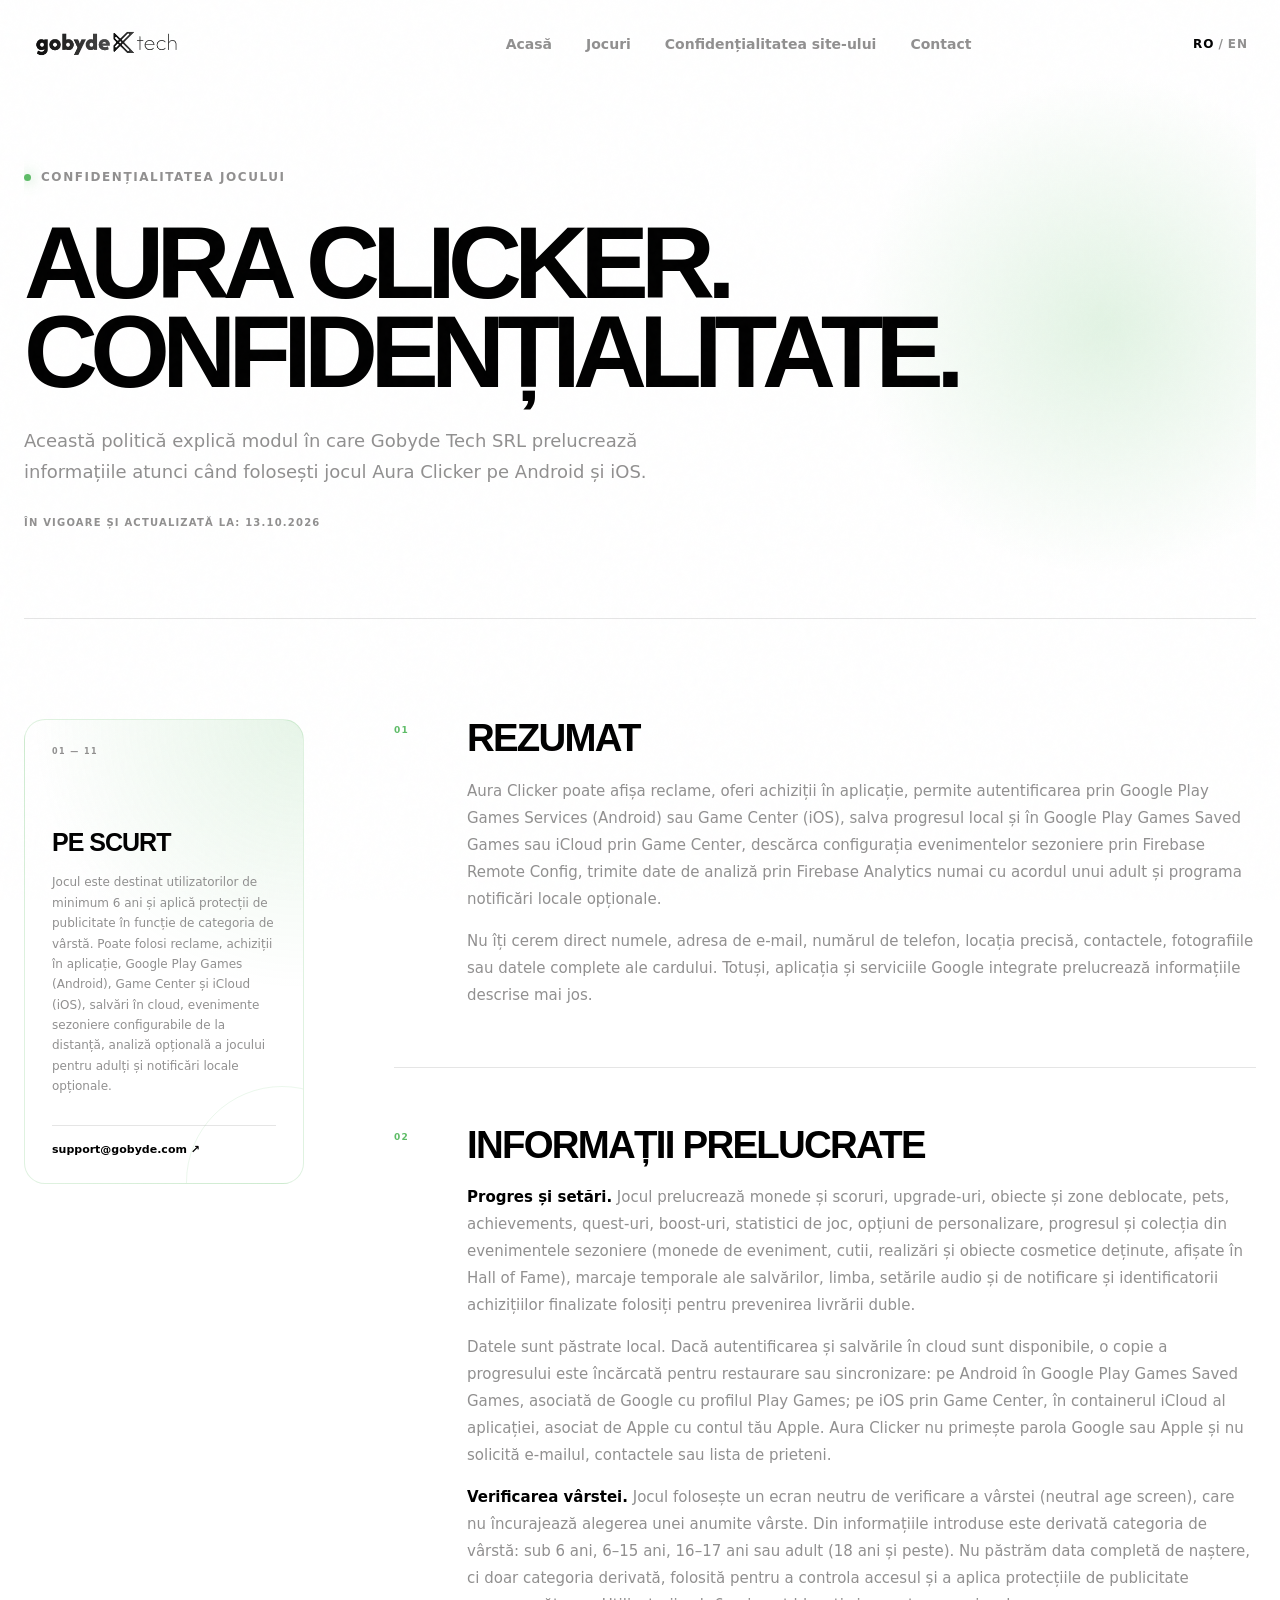
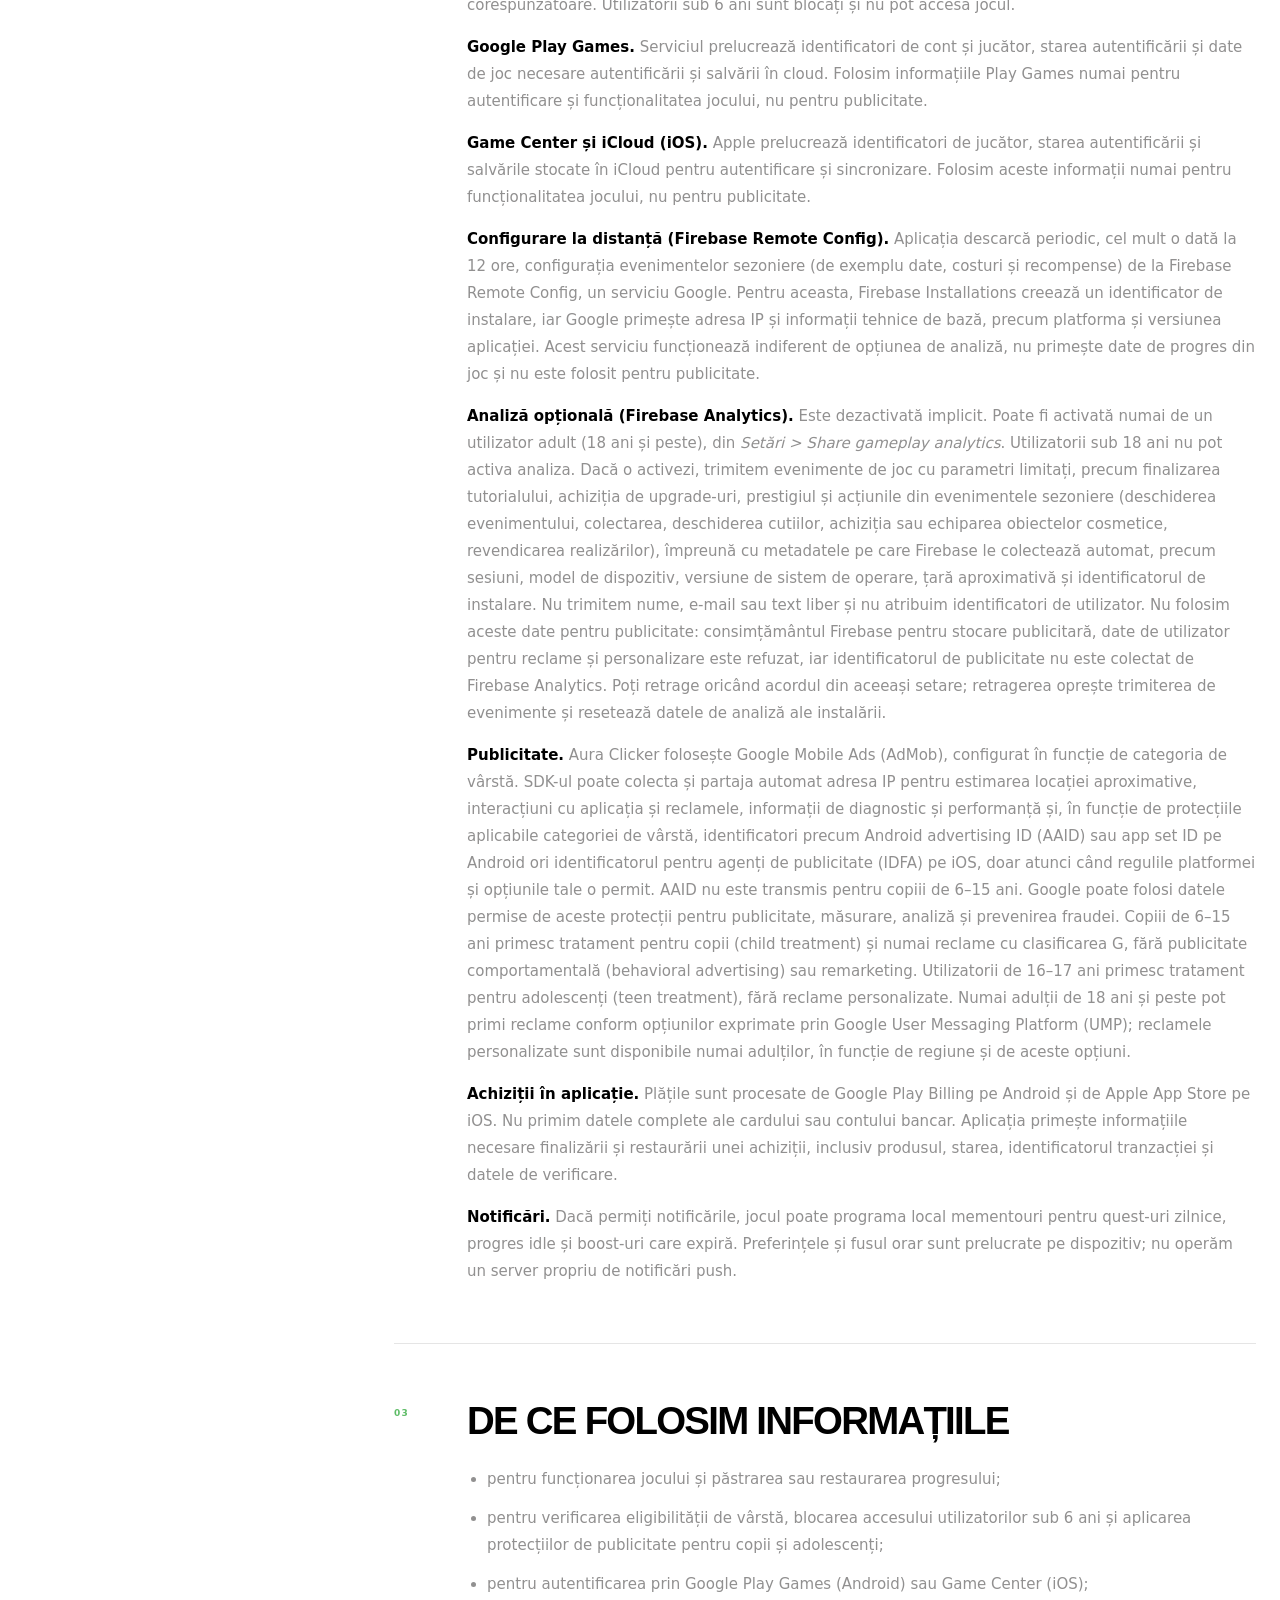
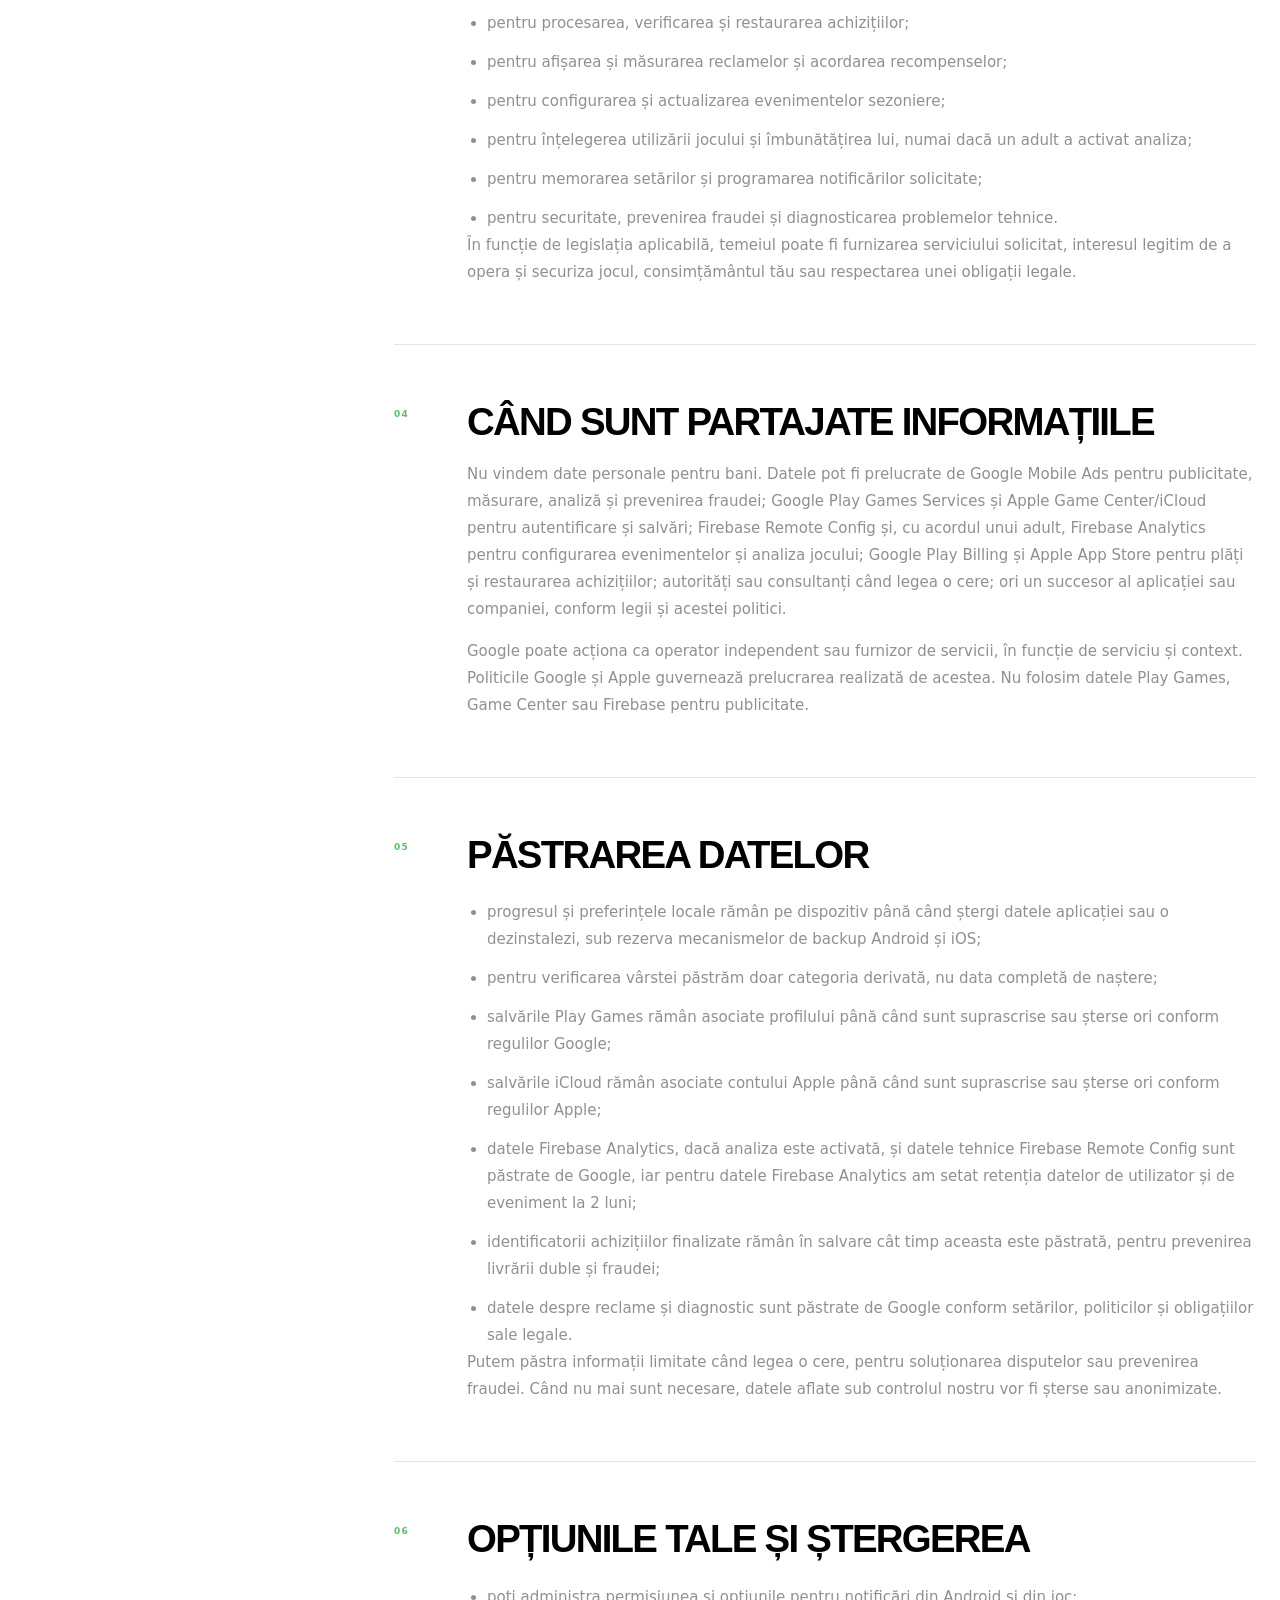
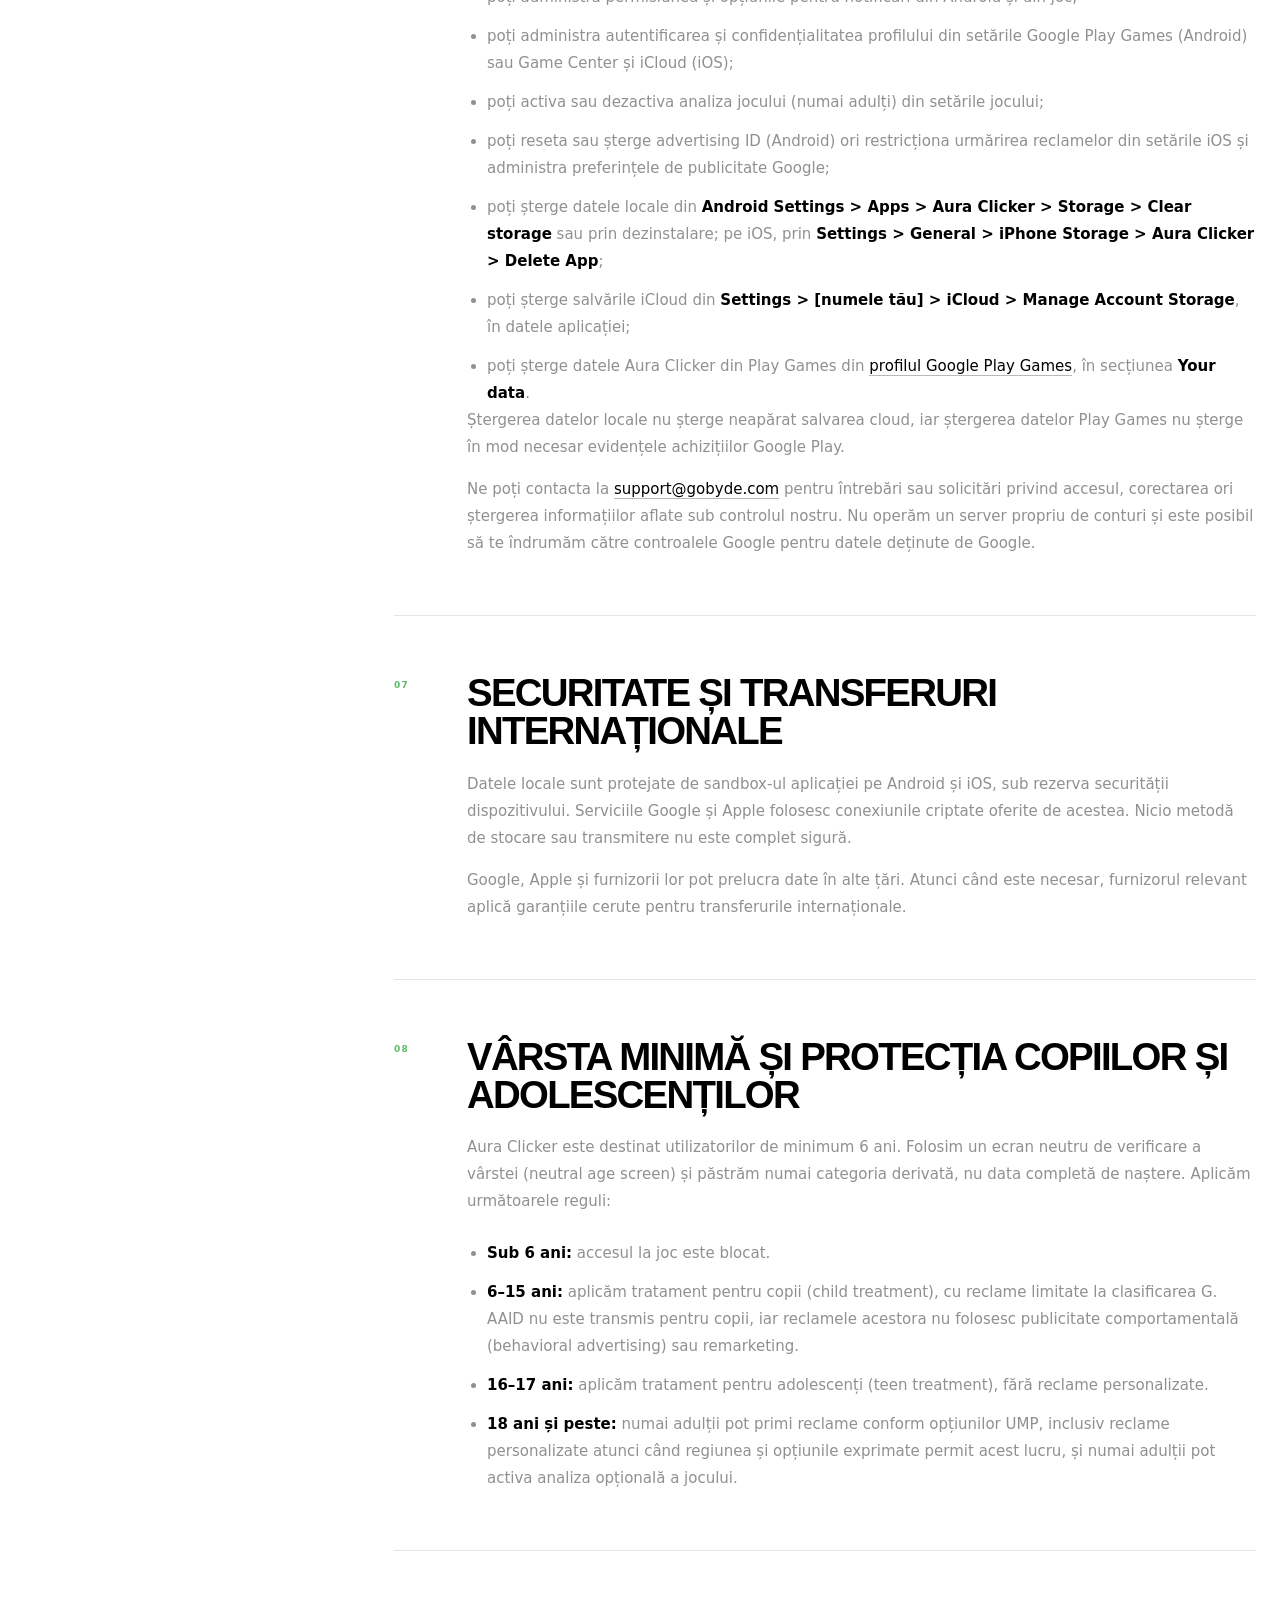
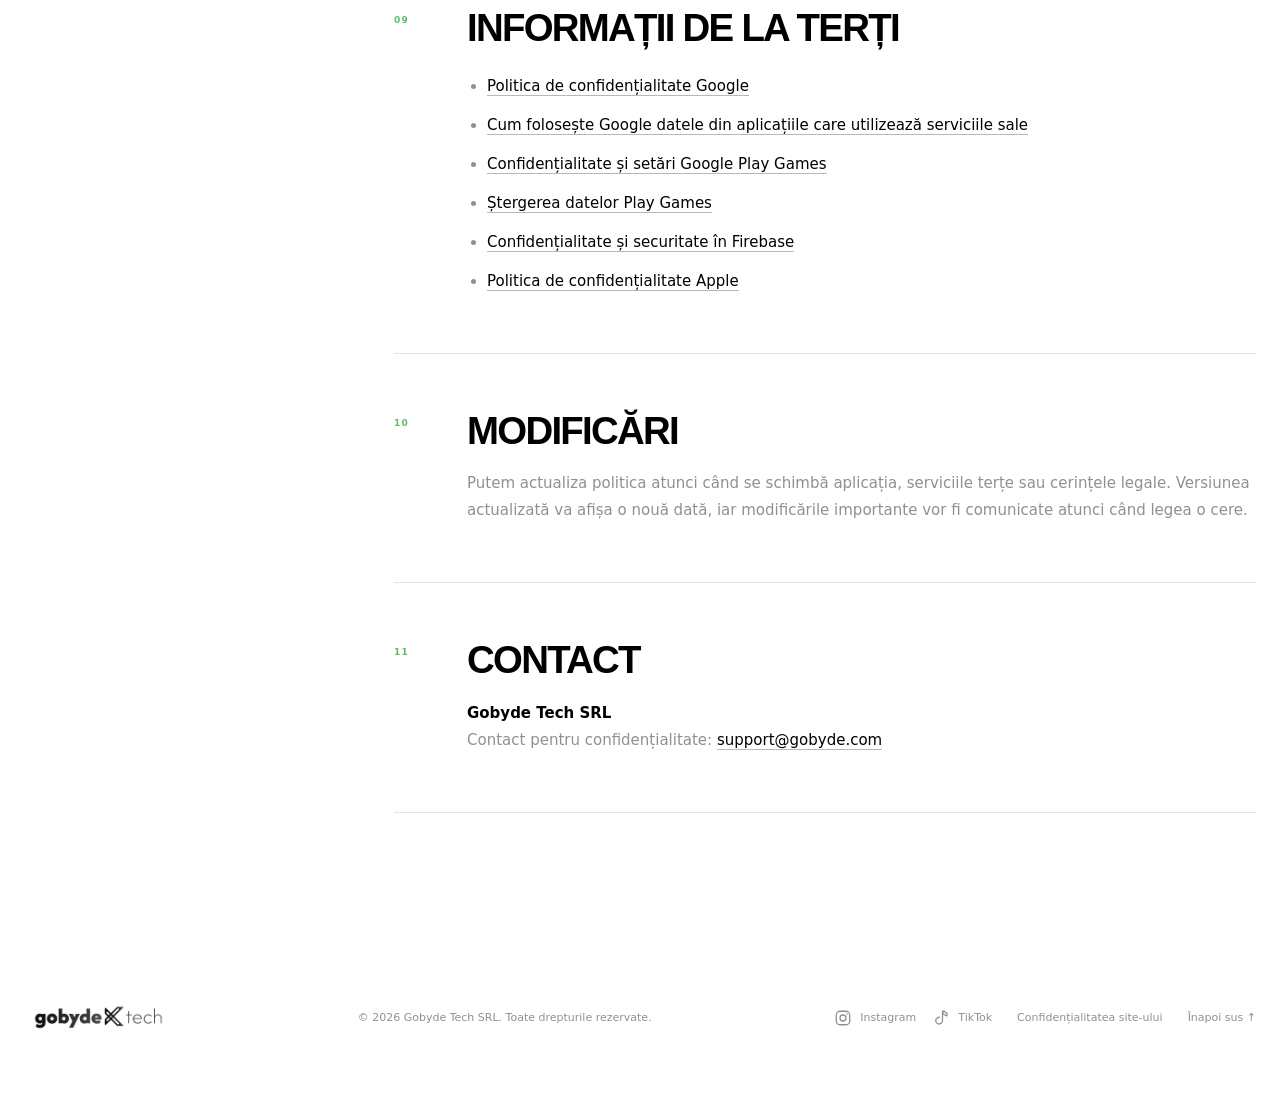
<file: aura-clicker-privacy-policy.html>
<!doctype html>
<html lang="ro">
  <head>
    <meta charset="UTF-8" />
    <meta name="viewport" content="width=device-width, initial-scale=1.0" />
    <meta
      name="description"
      content="Politica de confidențialitate pentru jocul mobil Aura Clicker, publicat de Gobyde Tech SRL."
      data-i18n-content="gamePrivacyMetaDescription"
    />
    <meta name="theme-color" content="#ffffff" />
    <meta property="og:title" content="Politica de confidențialitate Aura Clicker" data-i18n-content="gamePrivacyOgTitle" />
    <meta
      property="og:description"
      content="Cum sunt prelucrate datele atunci când folosești Aura Clicker."
      data-i18n-content="gamePrivacyOgDescription"
    />
    <meta property="og:type" content="website" />
    <link rel="canonical" href="https://gobyde.com/aura-clicker-privacy-policy" />
    <title>Politica de confidențialitate Aura Clicker</title>
    <link rel="icon" href="assets/gobyde-logo.png?v=20260811-3" type="image/png" />
    <link rel="stylesheet" href="styles.css?v=20261104-1" />
    <script src="script.js?v=20261104-1" defer></script>
  </head>
  <body class="legal-page" data-page="aura-clicker-privacy-policy">
    <a class="skip-link" href="#main" data-i18n="skip">Sari la conținut</a>
    <div class="noise" aria-hidden="true"></div>

    <header class="site-header" data-header>
      <div class="nav-shell">
        <a class="brand" href="/" aria-label="GoByde">
          <span class="brand-logo" aria-hidden="true">
            <img src="assets/gobyde-logo.png?v=20260811-3" alt="" />
          </span>
        </a>

        <nav class="desktop-nav" aria-label="Navigație principală" data-i18n-aria="navLabel">
          <a href="/" data-i18n="backHome">Acasă</a>
          <a href="/#games" data-i18n="navGames">Jocuri</a>
          <a href="/privacy-policy" data-i18n="websitePrivacyLink">Confidențialitatea site-ului</a>
          <a href="/#contact" data-i18n="navContact">Contact</a>
        </nav>

        <div class="nav-actions">
          <button class="language-toggle" type="button" data-language aria-label="Switch to English">
            <span class="language-active">RO</span>
            <span class="language-divider">/</span>
            <span>EN</span>
          </button>
          <button class="menu-toggle" type="button" data-menu-toggle aria-expanded="false" aria-controls="mobile-menu">
            <span class="sr-only" data-i18n="menu">Meniu</span>
            <span></span><span></span>
          </button>
        </div>
      </div>

      <nav class="mobile-menu" id="mobile-menu" data-mobile-menu aria-label="Navigație mobilă" data-i18n-aria="mobileNavLabel">
        <a href="/" data-i18n="backHome">Acasă</a>
        <a href="/#games" data-i18n="navGames">Jocuri</a>
        <a href="/privacy-policy" data-i18n="websitePrivacyLink">Confidențialitatea site-ului</a>
        <a href="/#contact" data-i18n="navContact">Contact</a>
      </nav>
    </header>

    <main id="main" class="legal-main">
      <section class="legal-hero" id="top">
        <div class="legal-hero-glow" aria-hidden="true"></div>
        <div class="reveal localized-copy" lang="ro">
          <p class="eyebrow"><span class="status-dot"></span><span>CONFIDENȚIALITATEA JOCULUI</span></p>
          <h1>Aura Clicker.<br />Confidențialitate.</h1>
          <p class="legal-intro">Această politică explică modul în care Gobyde Tech SRL prelucrează informațiile atunci când folosești jocul Aura Clicker pe Android și iOS.</p>
          <p class="legal-updated">În vigoare și actualizată la: 13.10.2026</p>
        </div>
        <div class="reveal localized-copy" lang="en">
          <p class="eyebrow"><span class="status-dot"></span><span>GAME PRIVACY</span></p>
          <h1>Aura Clicker.<br />Privacy.</h1>
          <p class="legal-intro">This policy explains how Gobyde Tech SRL handles information when you use the Aura Clicker game on Android and iOS.</p>
          <p class="legal-updated">Effective and last updated: October 13, 2026</p>
        </div>
      </section>

      <div class="legal-layout">
        <aside class="legal-summary reveal localized-copy" lang="ro" aria-label="Pe scurt">
          <span>01 — 11</span>
          <strong>PE SCURT</strong>
          <p>Jocul este destinat utilizatorilor de minimum 6 ani și aplică protecții de publicitate în funcție de categoria de vârstă. Poate folosi reclame, achiziții în aplicație, Google Play Games (Android), Game Center și iCloud (iOS), salvări în cloud, evenimente sezoniere configurabile de la distanță, analiză opțională a jocului pentru adulți și notificări locale opționale.</p>
          <a href="mailto:support@gobyde.com">support@gobyde.com ↗</a>
        </aside>
        <aside class="legal-summary reveal localized-copy" lang="en" aria-label="At a glance">
          <span>01 — 11</span>
          <strong>AT A GLANCE</strong>
          <p>The game is intended for users aged 6 and older and applies advertising protections based on age category. It may use ads, in-app purchases, Google Play Games (Android), Game Center and iCloud (iOS), cloud saves, remotely configured seasonal events, optional gameplay analytics for adults, and optional local notifications.</p>
          <a href="mailto:support@gobyde.com">support@gobyde.com ↗</a>
        </aside>

        <span id="deletion" class="legal-anchor" aria-hidden="true"></span>

        <article class="legal-content reveal localized-copy" lang="ro" data-delay="100">
          <section>
            <span class="legal-index">01</span>
            <div>
              <h2>Rezumat</h2>
              <p>Aura Clicker poate afișa reclame, oferi achiziții în aplicație, permite autentificarea prin Google Play Games Services (Android) sau Game Center (iOS), salva progresul local și în Google Play Games Saved Games sau iCloud prin Game Center, descărca configurația evenimentelor sezoniere prin Firebase Remote Config, trimite date de analiză prin Firebase Analytics numai cu acordul unui adult și programa notificări locale opționale.</p>
              <p>Nu îți cerem direct numele, adresa de e-mail, numărul de telefon, locația precisă, contactele, fotografiile sau datele complete ale cardului. Totuși, aplicația și serviciile Google integrate prelucrează informațiile descrise mai jos.</p>
            </div>
          </section>

          <section>
            <span class="legal-index">02</span>
            <div>
              <h2>Informații prelucrate</h2>
              <p><strong>Progres și setări.</strong> Jocul prelucrează monede și scoruri, upgrade-uri, obiecte și zone deblocate, pets, achievements, quest-uri, boost-uri, statistici de joc, opțiuni de personalizare, progresul și colecția din evenimentele sezoniere (monede de eveniment, cutii, realizări și obiecte cosmetice deținute, afișate în Hall of Fame), marcaje temporale ale salvărilor, limba, setările audio și de notificare și identificatorii achizițiilor finalizate folosiți pentru prevenirea livrării duble.</p>
              <p>Datele sunt păstrate local. Dacă autentificarea și salvările în cloud sunt disponibile, o copie a progresului este încărcată pentru restaurare sau sincronizare: pe Android în Google Play Games Saved Games, asociată de Google cu profilul Play Games; pe iOS prin Game Center, în containerul iCloud al aplicației, asociat de Apple cu contul tău Apple. Aura Clicker nu primește parola Google sau Apple și nu solicită e-mailul, contactele sau lista de prieteni.</p>
              <p><strong>Verificarea vârstei.</strong> Jocul folosește un ecran neutru de verificare a vârstei (neutral age screen), care nu încurajează alegerea unei anumite vârste. Din informațiile introduse este derivată categoria de vârstă: sub 6 ani, 6–15 ani, 16–17 ani sau adult (18 ani și peste). Nu păstrăm data completă de naștere, ci doar categoria derivată, folosită pentru a controla accesul și a aplica protecțiile de publicitate corespunzătoare. Utilizatorii sub 6 ani sunt blocați și nu pot accesa jocul.</p>
              <p><strong>Google Play Games.</strong> Serviciul prelucrează identificatori de cont și jucător, starea autentificării și date de joc necesare autentificării și salvării în cloud. Folosim informațiile Play Games numai pentru autentificare și funcționalitatea jocului, nu pentru publicitate.</p>
              <p><strong>Game Center și iCloud (iOS).</strong> Apple prelucrează identificatori de jucător, starea autentificării și salvările stocate în iCloud pentru autentificare și sincronizare. Folosim aceste informații numai pentru funcționalitatea jocului, nu pentru publicitate.</p>
              <p><strong>Configurare la distanță (Firebase Remote Config).</strong> Aplicația descarcă periodic, cel mult o dată la 12 ore, configurația evenimentelor sezoniere (de exemplu date, costuri și recompense) de la Firebase Remote Config, un serviciu Google. Pentru aceasta, Firebase Installations creează un identificator de instalare, iar Google primește adresa IP și informații tehnice de bază, precum platforma și versiunea aplicației. Acest serviciu funcționează indiferent de opțiunea de analiză, nu primește date de progres din joc și nu este folosit pentru publicitate.</p>
              <p><strong>Analiză opțională (Firebase Analytics).</strong> Este dezactivată implicit. Poate fi activată numai de un utilizator adult (18 ani și peste), din <em>Setări &gt; Share gameplay analytics</em>. Utilizatorii sub 18 ani nu pot activa analiza. Dacă o activezi, trimitem evenimente de joc cu parametri limitați, precum finalizarea tutorialului, achiziția de upgrade-uri, prestigiul și acțiunile din evenimentele sezoniere (deschiderea evenimentului, colectarea, deschiderea cutiilor, achiziția sau echiparea obiectelor cosmetice, revendicarea realizărilor), împreună cu metadatele pe care Firebase le colectează automat, precum sesiuni, model de dispozitiv, versiune de sistem de operare, țară aproximativă și identificatorul de instalare. Nu trimitem nume, e-mail sau text liber și nu atribuim identificatori de utilizator. Nu folosim aceste date pentru publicitate: consimțământul Firebase pentru stocare publicitară, date de utilizator pentru reclame și personalizare este refuzat, iar identificatorul de publicitate nu este colectat de Firebase Analytics. Poți retrage oricând acordul din aceeași setare; retragerea oprește trimiterea de evenimente și resetează datele de analiză ale instalării.</p>
              <p><strong>Publicitate.</strong> Aura Clicker folosește Google Mobile Ads (AdMob), configurat în funcție de categoria de vârstă. SDK-ul poate colecta și partaja automat adresa IP pentru estimarea locației aproximative, interacțiuni cu aplicația și reclamele, informații de diagnostic și performanță și, în funcție de protecțiile aplicabile categoriei de vârstă, identificatori precum Android advertising ID (AAID) sau app set ID pe Android ori identificatorul pentru agenți de publicitate (IDFA) pe iOS, doar atunci când regulile platformei și opțiunile tale o permit. AAID nu este transmis pentru copiii de 6–15 ani. Google poate folosi datele permise de aceste protecții pentru publicitate, măsurare, analiză și prevenirea fraudei. Copiii de 6–15 ani primesc tratament pentru copii (child treatment) și numai reclame cu clasificarea G, fără publicitate comportamentală (behavioral advertising) sau remarketing. Utilizatorii de 16–17 ani primesc tratament pentru adolescenți (teen treatment), fără reclame personalizate. Numai adulții de 18 ani și peste pot primi reclame conform opțiunilor exprimate prin Google User Messaging Platform (UMP); reclamele personalizate sunt disponibile numai adulților, în funcție de regiune și de aceste opțiuni.</p>
              <p><strong>Achiziții în aplicație.</strong> Plățile sunt procesate de Google Play Billing pe Android și de Apple App Store pe iOS. Nu primim datele complete ale cardului sau contului bancar. Aplicația primește informațiile necesare finalizării și restaurării unei achiziții, inclusiv produsul, starea, identificatorul tranzacției și datele de verificare.</p>
              <p><strong>Notificări.</strong> Dacă permiți notificările, jocul poate programa local mementouri pentru quest-uri zilnice, progres idle și boost-uri care expiră. Preferințele și fusul orar sunt prelucrate pe dispozitiv; nu operăm un server propriu de notificări push.</p>
            </div>
          </section>

          <section>
            <span class="legal-index">03</span>
            <div>
              <h2>De ce folosim informațiile</h2>
              <ul>
                <li>pentru funcționarea jocului și păstrarea sau restaurarea progresului;</li>
                <li>pentru verificarea eligibilității de vârstă, blocarea accesului utilizatorilor sub 6 ani și aplicarea protecțiilor de publicitate pentru copii și adolescenți;</li>
                <li>pentru autentificarea prin Google Play Games (Android) sau Game Center (iOS);</li>
                <li>pentru procesarea, verificarea și restaurarea achizițiilor;</li>
                <li>pentru afișarea și măsurarea reclamelor și acordarea recompenselor;</li>
                <li>pentru configurarea și actualizarea evenimentelor sezoniere;</li>
                <li>pentru înțelegerea utilizării jocului și îmbunătățirea lui, numai dacă un adult a activat analiza;</li>
                <li>pentru memorarea setărilor și programarea notificărilor solicitate;</li>
                <li>pentru securitate, prevenirea fraudei și diagnosticarea problemelor tehnice.</li>
              </ul>
              <p>În funcție de legislația aplicabilă, temeiul poate fi furnizarea serviciului solicitat, interesul legitim de a opera și securiza jocul, consimțământul tău sau respectarea unei obligații legale.</p>
            </div>
          </section>

          <section>
            <span class="legal-index">04</span>
            <div>
              <h2>Când sunt partajate informațiile</h2>
              <p>Nu vindem date personale pentru bani. Datele pot fi prelucrate de Google Mobile Ads pentru publicitate, măsurare, analiză și prevenirea fraudei; Google Play Games Services și Apple Game Center/iCloud pentru autentificare și salvări; Firebase Remote Config și, cu acordul unui adult, Firebase Analytics pentru configurarea evenimentelor și analiza jocului; Google Play Billing și Apple App Store pentru plăți și restaurarea achizițiilor; autorități sau consultanți când legea o cere; ori un succesor al aplicației sau companiei, conform legii și acestei politici.</p>
              <p>Google poate acționa ca operator independent sau furnizor de servicii, în funcție de serviciu și context. Politicile Google și Apple guvernează prelucrarea realizată de acestea. Nu folosim datele Play Games, Game Center sau Firebase pentru publicitate.</p>
            </div>
          </section>

          <section>
            <span class="legal-index">05</span>
            <div>
              <h2>Păstrarea datelor</h2>
              <ul>
                <li>progresul și preferințele locale rămân pe dispozitiv până când ștergi datele aplicației sau o dezinstalezi, sub rezerva mecanismelor de backup Android și iOS;</li>
                <li>pentru verificarea vârstei păstrăm doar categoria derivată, nu data completă de naștere;</li>
                <li>salvările Play Games rămân asociate profilului până când sunt suprascrise sau șterse ori conform regulilor Google;</li>
                <li>salvările iCloud rămân asociate contului Apple până când sunt suprascrise sau șterse ori conform regulilor Apple;</li>
                <li>datele Firebase Analytics, dacă analiza este activată, și datele tehnice Firebase Remote Config sunt păstrate de Google, iar pentru datele Firebase Analytics am setat retenția datelor de utilizator și de eveniment la 2 luni;</li>
                <li>identificatorii achizițiilor finalizate rămân în salvare cât timp aceasta este păstrată, pentru prevenirea livrării duble și fraudei;</li>
                <li>datele despre reclame și diagnostic sunt păstrate de Google conform setărilor, politicilor și obligațiilor sale legale.</li>
              </ul>
              <p>Putem păstra informații limitate când legea o cere, pentru soluționarea disputelor sau prevenirea fraudei. Când nu mai sunt necesare, datele aflate sub controlul nostru vor fi șterse sau anonimizate.</p>
            </div>
          </section>

          <section>
            <span class="legal-index">06</span>
            <div>
              <h2>Opțiunile tale și ștergerea</h2>
              <ul>
                <li>poți administra permisiunea și opțiunile pentru notificări din Android și din joc;</li>
                <li>poți administra autentificarea și confidențialitatea profilului din setările Google Play Games (Android) sau Game Center și iCloud (iOS);</li>
                <li>poți activa sau dezactiva analiza jocului (numai adulți) din setările jocului;</li>
                <li>poți reseta sau șterge advertising ID (Android) ori restricționa urmărirea reclamelor din setările iOS și administra preferințele de publicitate Google;</li>
                <li>poți șterge datele locale din <strong>Android Settings &gt; Apps &gt; Aura Clicker &gt; Storage &gt; Clear storage</strong> sau prin dezinstalare; pe iOS, prin <strong>Settings &gt; General &gt; iPhone Storage &gt; Aura Clicker &gt; Delete App</strong>;</li>
                <li>poți șterge salvările iCloud din <strong>Settings &gt; [numele tău] &gt; iCloud &gt; Manage Account Storage</strong>, în datele aplicației;</li>
                <li>poți șterge datele Aura Clicker din Play Games din <a href="https://play.google.com/games/profile">profilul Google Play Games</a>, în secțiunea <strong>Your data</strong>.</li>
              </ul>
              <p>Ștergerea datelor locale nu șterge neapărat salvarea cloud, iar ștergerea datelor Play Games nu șterge în mod necesar evidențele achizițiilor Google Play.</p>
              <p>Ne poți contacta la <a href="mailto:support@gobyde.com">support@gobyde.com</a> pentru întrebări sau solicitări privind accesul, corectarea ori ștergerea informațiilor aflate sub controlul nostru. Nu operăm un server propriu de conturi și este posibil să te îndrumăm către controalele Google pentru datele deținute de Google.</p>
            </div>
          </section>

          <section>
            <span class="legal-index">07</span>
            <div>
              <h2>Securitate și transferuri internaționale</h2>
              <p>Datele locale sunt protejate de sandbox-ul aplicației pe Android și iOS, sub rezerva securității dispozitivului. Serviciile Google și Apple folosesc conexiunile criptate oferite de acestea. Nicio metodă de stocare sau transmitere nu este complet sigură.</p>
              <p>Google, Apple și furnizorii lor pot prelucra date în alte țări. Atunci când este necesar, furnizorul relevant aplică garanțiile cerute pentru transferurile internaționale.</p>
            </div>
          </section>

          <section>
            <span class="legal-index">08</span>
            <div>
              <h2>Vârsta minimă și protecția copiilor și adolescenților</h2>
              <p>Aura Clicker este destinat utilizatorilor de minimum 6 ani. Folosim un ecran neutru de verificare a vârstei (neutral age screen) și păstrăm numai categoria derivată, nu data completă de naștere. Aplicăm următoarele reguli:</p>
              <ul>
                <li><strong>Sub 6 ani:</strong> accesul la joc este blocat.</li>
                <li><strong>6–15 ani:</strong> aplicăm tratament pentru copii (child treatment), cu reclame limitate la clasificarea G. AAID nu este transmis pentru copii, iar reclamele acestora nu folosesc publicitate comportamentală (behavioral advertising) sau remarketing.</li>
                <li><strong>16–17 ani:</strong> aplicăm tratament pentru adolescenți (teen treatment), fără reclame personalizate.</li>
                <li><strong>18 ani și peste:</strong> numai adulții pot primi reclame conform opțiunilor UMP, inclusiv reclame personalizate atunci când regiunea și opțiunile exprimate permit acest lucru, și numai adulții pot activa analiza opțională a jocului.</li>
              </ul>
            </div>
          </section>

          <section>
            <span class="legal-index">09</span>
            <div>
              <h2>Informații de la terți</h2>
              <ul>
                <li><a href="https://policies.google.com/privacy">Politica de confidențialitate Google</a></li>
                <li><a href="https://policies.google.com/technologies/partner-sites">Cum folosește Google datele din aplicațiile care utilizează serviciile sale</a></li>
                <li><a href="https://support.google.com/googleplay/answer/3129346">Confidențialitate și setări Google Play Games</a></li>
                <li><a href="https://support.google.com/googleplay/answer/9130646">Ștergerea datelor Play Games</a></li>
                <li><a href="https://firebase.google.com/support/privacy">Confidențialitate și securitate în Firebase</a></li>
                <li><a href="https://www.apple.com/legal/privacy/">Politica de confidențialitate Apple</a></li>
              </ul>
            </div>
          </section>

          <section>
            <span class="legal-index">10</span>
            <div>
              <h2>Modificări</h2>
              <p>Putem actualiza politica atunci când se schimbă aplicația, serviciile terțe sau cerințele legale. Versiunea actualizată va afișa o nouă dată, iar modificările importante vor fi comunicate atunci când legea o cere.</p>
            </div>
          </section>

          <section>
            <span class="legal-index">11</span>
            <div>
              <h2>Contact</h2>
              <p><strong>Gobyde Tech SRL</strong><br />Contact pentru confidențialitate: <a href="mailto:support@gobyde.com">support@gobyde.com</a></p>
            </div>
          </section>
        </article>

        <article class="legal-content reveal localized-copy" lang="en" data-delay="100">
          <section>
            <span class="legal-index">01</span>
            <div>
              <h2>Summary</h2>
              <p>Aura Clicker may display ads, offer in-app purchases, sign you in through Google Play Games Services (Android) or Game Center (iOS), save progress locally and in Google Play Games Saved Games or iCloud through Game Center, download seasonal event configuration through Firebase Remote Config, send analytics through Firebase Analytics only with an adult's consent, and schedule optional local notifications.</p>
              <p>We do not directly ask for your name, email address, phone number, precise location, contacts, photos, or full payment-card details. However, the app and its integrated Google services process the information described below.</p>
            </div>
          </section>

          <section>
            <span class="legal-index">02</span>
            <div>
              <h2>Information processed</h2>
              <p><strong>Progress and settings.</strong> The game processes currencies and scores, upgrades, unlocked items and zones, pets, achievements, quests, boosts, gameplay statistics, customization choices, seasonal event progress and collections (event currency, chests, achievements, and owned cosmetics shown in the Hall of Fame), save timestamps, language, audio and notification settings, and completed-purchase identifiers used to prevent duplicate delivery.</p>
              <p>This data is stored locally. If sign-in and cloud saves are available, a copy of progress is uploaded for restoration or synchronization: on Android to Google Play Games Saved Games, associated by Google with your Play Games profile; on iOS through Game Center, in the app's iCloud container, associated by Apple with your Apple account. Aura Clicker does not receive your Google or Apple password or request your email, contacts, or friends list.</p>
              <p><strong>Age screening.</strong> The game uses a neutral age screen that does not encourage users to select a particular age. The information entered is used to derive an age category: under 6, ages 6–15, ages 16–17, or adult (18 and older). We do not retain the full date of birth, only the derived category, which is used to control access and apply the appropriate advertising protections. Users under 6 are blocked from accessing the game.</p>
              <p><strong>Google Play Games.</strong> The service processes account and player identifiers, authentication status, and gameplay data needed for sign-in and cloud saving. We use Play Games information only for authentication and game functionality, not for advertising.</p>
              <p><strong>Game Center and iCloud (iOS).</strong> Apple processes player identifiers, authentication status, and saves stored in iCloud for sign-in and synchronization. We use this information only for authentication and game functionality, not for advertising.</p>
              <p><strong>Remote configuration (Firebase Remote Config).</strong> The app periodically downloads, at most once every 12 hours, the configuration of seasonal events (for example dates, costs, and rewards) from Firebase Remote Config, a Google service. To do this, Firebase Installations creates an installation identifier, and Google receives the IP address and basic technical information such as platform and app version. This service works regardless of the analytics option, does not receive in-game progress data, and is not used for advertising.</p>
              <p><strong>Optional analytics (Firebase Analytics).</strong> This is off by default. It can be turned on only by an adult user (18 and older) in <em>Settings &gt; Share gameplay analytics</em>. Users under 18 cannot turn analytics on. If you turn it on, we send gameplay events with limited parameters, such as tutorial completion, upgrade purchases, prestige, and seasonal event actions (opening the event, collecting, opening chests, buying or equipping cosmetics, claiming achievements), together with metadata that Firebase collects automatically, such as sessions, device model, operating system version, approximate country, and the installation identifier. We do not send names, email addresses, or free text, and we do not assign user identifiers. We do not use this data for advertising: Firebase consent for ad storage, ad user data, and ad personalization is denied, and Firebase Analytics does not collect the advertising identifier. You can withdraw consent at any time in the same setting; withdrawing stops events from being sent and resets the analytics data of the installation.</p>
              <p><strong>Advertising.</strong> Aura Clicker uses Google Mobile Ads (AdMob), configured according to age category. The SDK may automatically collect and share an IP address to estimate approximate location, app and ad interactions, diagnostic and performance information, and, subject to the protections for the relevant age category, identifiers such as the Android advertising ID (AAID) or app set ID on Android, or the identifier for advertisers (IDFA) on iOS, only where platform rules and your choices permit. AAID is not transmitted for children aged 6–15. Google may use data permitted by these protections for advertising, measurement, analytics, and fraud prevention. Children aged 6–15 receive child treatment and only G-rated ads, with no behavioral advertising or remarketing. Users aged 16–17 receive teen treatment, with no personalized ads. Only adults aged 18 and older may receive ads according to their choices through Google User Messaging Platform (UMP); personalized ads are available only to adults, depending on their region and those choices.</p>
              <p><strong>In-app purchases.</strong> Payments are processed by Google Play Billing on Android and the Apple App Store on iOS. We do not receive full card or bank-account details. The app receives information needed to complete and restore a purchase, including product, status, transaction identifier, and verification data.</p>
              <p><strong>Notifications.</strong> If you allow notifications, the game may schedule local reminders for daily quests, idle progress, and expiring boosts. Preferences and timezone are processed on your device; we do not operate our own remote push-notification server.</p>
            </div>
          </section>

          <section>
            <span class="legal-index">03</span>
            <div>
              <h2>Why information is used</h2>
              <ul>
                <li>to operate the game and preserve or restore progress;</li>
                <li>to check age eligibility, block access for users under 6, and apply advertising protections for children and teens;</li>
                <li>to authenticate through Google Play Games (Android) or Game Center (iOS);</li>
                <li>to process, verify, and restore purchases;</li>
                <li>to display and measure ads and provide ad-based rewards;</li>
                <li>to configure and update seasonal events;</li>
                <li>to understand how the game is used and improve it, only if an adult has turned analytics on;</li>
                <li>to remember settings and schedule requested notifications;</li>
                <li>to maintain security, prevent fraud, and diagnose technical issues.</li>
              </ul>
              <p>Depending on applicable law, processing may be based on providing the requested service, our legitimate interests in operating and securing the game, your consent, or compliance with legal obligations.</p>
            </div>
          </section>

          <section>
            <span class="legal-index">04</span>
            <div>
              <h2>When information is shared</h2>
              <p>We do not sell personal information for money. Information may be processed by Google Mobile Ads for advertising, measurement, analytics, and fraud prevention; Google Play Games Services and Apple Game Center/iCloud for sign-in and saved games; Firebase Remote Config and, with an adult's consent, Firebase Analytics for event configuration and game analytics; Google Play Billing and the Apple App Store for payments and purchase restoration; authorities or professional advisers when required by law; or a successor to the app or business, subject to law and this policy.</p>
              <p>Google may act as an independent controller or a service provider depending on the service and context. Google's and Apple's policies govern their own processing. We do not use Play Games, Game Center, or Firebase data for advertising.</p>
            </div>
          </section>

          <section>
            <span class="legal-index">05</span>
            <div>
              <h2>Data retention</h2>
              <ul>
                <li>local progress and preferences remain on the device until app data is cleared or the app is uninstalled, subject to Android and iOS backup behavior;</li>
                <li>for age screening, we retain only the derived age category, not the full date of birth;</li>
                <li>Play Games saves remain associated with the profile until overwritten or deleted, or as otherwise provided by Google's rules;</li>
                <li>iCloud saves remain associated with the Apple account until overwritten or deleted, or as otherwise provided by Apple's rules;</li>
                <li>Firebase Analytics data, if analytics is turned on, and Firebase Remote Config technical data are retained by Google, and for Firebase Analytics data we have set both user-data and event-data retention to 2 months;</li>
                <li>completed-purchase identifiers remain in the save while it is retained to prevent duplicate delivery and fraud;</li>
                <li>advertising and diagnostic data is retained by Google according to its settings, policies, and legal obligations.</li>
              </ul>
              <p>We may retain limited information where required by law, to resolve disputes, or prevent fraud. When no longer needed, information under our control will be deleted or anonymized.</p>
            </div>
          </section>

          <section>
            <span class="legal-index">06</span>
            <div>
              <h2>Your choices and deletion</h2>
              <ul>
                <li>manage notification permission and options in Android and the game;</li>
                <li>manage sign-in and profile privacy in Google Play Games settings (Android) or Game Center and iCloud settings (iOS);</li>
                <li>turn gameplay analytics on or off (adults only) in the game settings;</li>
                <li>reset or delete your advertising ID (Android) or limit ad tracking in iOS settings, and manage Google ad choices;</li>
                <li>clear local data through <strong>Android Settings &gt; Apps &gt; Aura Clicker &gt; Storage &gt; Clear storage</strong>, or uninstall the app; on iOS, through <strong>Settings &gt; General &gt; iPhone Storage &gt; Aura Clicker &gt; Delete App</strong>;</li>
                <li>delete iCloud saves from <strong>Settings &gt; [your name] &gt; iCloud &gt; Manage Account Storage</strong>, in the app's data;</li>
                <li>delete Aura Clicker Play Games data from your <a href="https://play.google.com/games/profile">Google Play Games profile</a> under <strong>Your data</strong>.</li>
              </ul>
              <p>Clearing local data does not necessarily delete a cloud save, and deleting Play Games data does not necessarily delete Google Play purchase records.</p>
              <p>Contact <a href="mailto:support@gobyde.com">support@gobyde.com</a> with privacy questions or requests to access, correct, or delete information under our control. We do not operate our own account server and may direct you to Google's controls for information held by Google.</p>
            </div>
          </section>

          <section>
            <span class="legal-index">07</span>
            <div>
              <h2>Security and international processing</h2>
              <p>Local data is protected by the app sandbox on Android and iOS, subject to your device's security. Google and Apple services use the encrypted connections they provide. No storage or transmission method is completely secure.</p>
              <p>Google, Apple, and their providers may process information in other countries. Where required, the relevant provider applies safeguards for international transfers.</p>
            </div>
          </section>

          <section>
            <span class="legal-index">08</span>
            <div>
              <h2>Minimum age and protections for children and teens</h2>
              <p>Aura Clicker is intended for users aged 6 and older. We use a neutral age screen and retain only the derived age category, not the full date of birth. The following rules apply:</p>
              <ul>
                <li><strong>Under 6:</strong> access to the game is blocked.</li>
                <li><strong>Ages 6–15:</strong> we apply child treatment, with ads limited to the G content rating. AAID is not transmitted for children, and their ads do not use behavioral advertising or remarketing.</li>
                <li><strong>Ages 16–17:</strong> we apply teen treatment, with no personalized ads.</li>
                <li><strong>18 and older:</strong> only adults may receive ads according to their UMP choices, including personalized ads when their region and choices allow them, and only adults may turn on optional gameplay analytics.</li>
              </ul>
            </div>
          </section>

          <section>
            <span class="legal-index">09</span>
            <div>
              <h2>Third-party privacy information</h2>
              <ul>
                <li><a href="https://policies.google.com/privacy">Google Privacy Policy</a></li>
                <li><a href="https://policies.google.com/technologies/partner-sites">How Google uses information from apps that use its services</a></li>
                <li><a href="https://support.google.com/googleplay/answer/3129346">Google Play Games privacy and settings</a></li>
                <li><a href="https://support.google.com/googleplay/answer/9130646">Delete Play Games data</a></li>
                <li><a href="https://firebase.google.com/support/privacy">Privacy and security in Firebase</a></li>
                <li><a href="https://www.apple.com/legal/privacy/">Apple Privacy Policy</a></li>
              </ul>
            </div>
          </section>

          <section>
            <span class="legal-index">10</span>
            <div>
              <h2>Changes</h2>
              <p>We may update this policy when the app, third-party services, or legal requirements change. The updated version will display a new date, and material changes will be communicated where required by law.</p>
            </div>
          </section>

          <section>
            <span class="legal-index">11</span>
            <div>
              <h2>Contact</h2>
              <p><strong>Gobyde Tech SRL</strong><br />Privacy contact: <a href="mailto:support@gobyde.com">support@gobyde.com</a></p>
            </div>
          </section>
        </article>
      </div>
    </main>

    <footer class="site-footer">
      <a class="brand" href="/" aria-label="GoByde">
        <span class="brand-logo" aria-hidden="true">
          <img src="assets/gobyde-logo.png?v=20260811-3" alt="" loading="lazy" />
        </span>
      </a>
      <p>© <span data-year></span> Gobyde Tech SRL. <span data-i18n="rights">Toate drepturile rezervate.</span></p>
      <div class="footer-links">
        <div class="social-links footer-social">
          <a class="social-link" href="https://www.instagram.com/gobyde_tech/" target="_blank" rel="noopener noreferrer"><svg viewBox="0 0 24 24" aria-hidden="true"><rect x="3" y="3" width="18" height="18" rx="5" /><circle cx="12" cy="12" r="4" /><circle cx="17.5" cy="6.5" r="1" fill="currentColor" stroke="none" /></svg><span>Instagram</span></a>
          <a class="social-link" href="https://www.tiktok.com/@gobydetech" target="_blank" rel="noopener noreferrer"><svg viewBox="0 0 24 24" aria-hidden="true"><path d="M14 3v12.5a4.5 4.5 0 1 1-4-4.47M14 3c.5 3.5 2.5 5.5 6 6V5.5C18 5.2 17 4 16.5 3Z" /></svg><span>TikTok</span></a>
        </div>
        <a href="/privacy-policy" data-i18n="websitePrivacyLink">Confidențialitatea site-ului</a>
        <a href="#top" class="back-top"><span data-i18n="backTop">Înapoi sus</span> ↑</a>
      </div>
    </footer>
  </body>
</html>
</file>
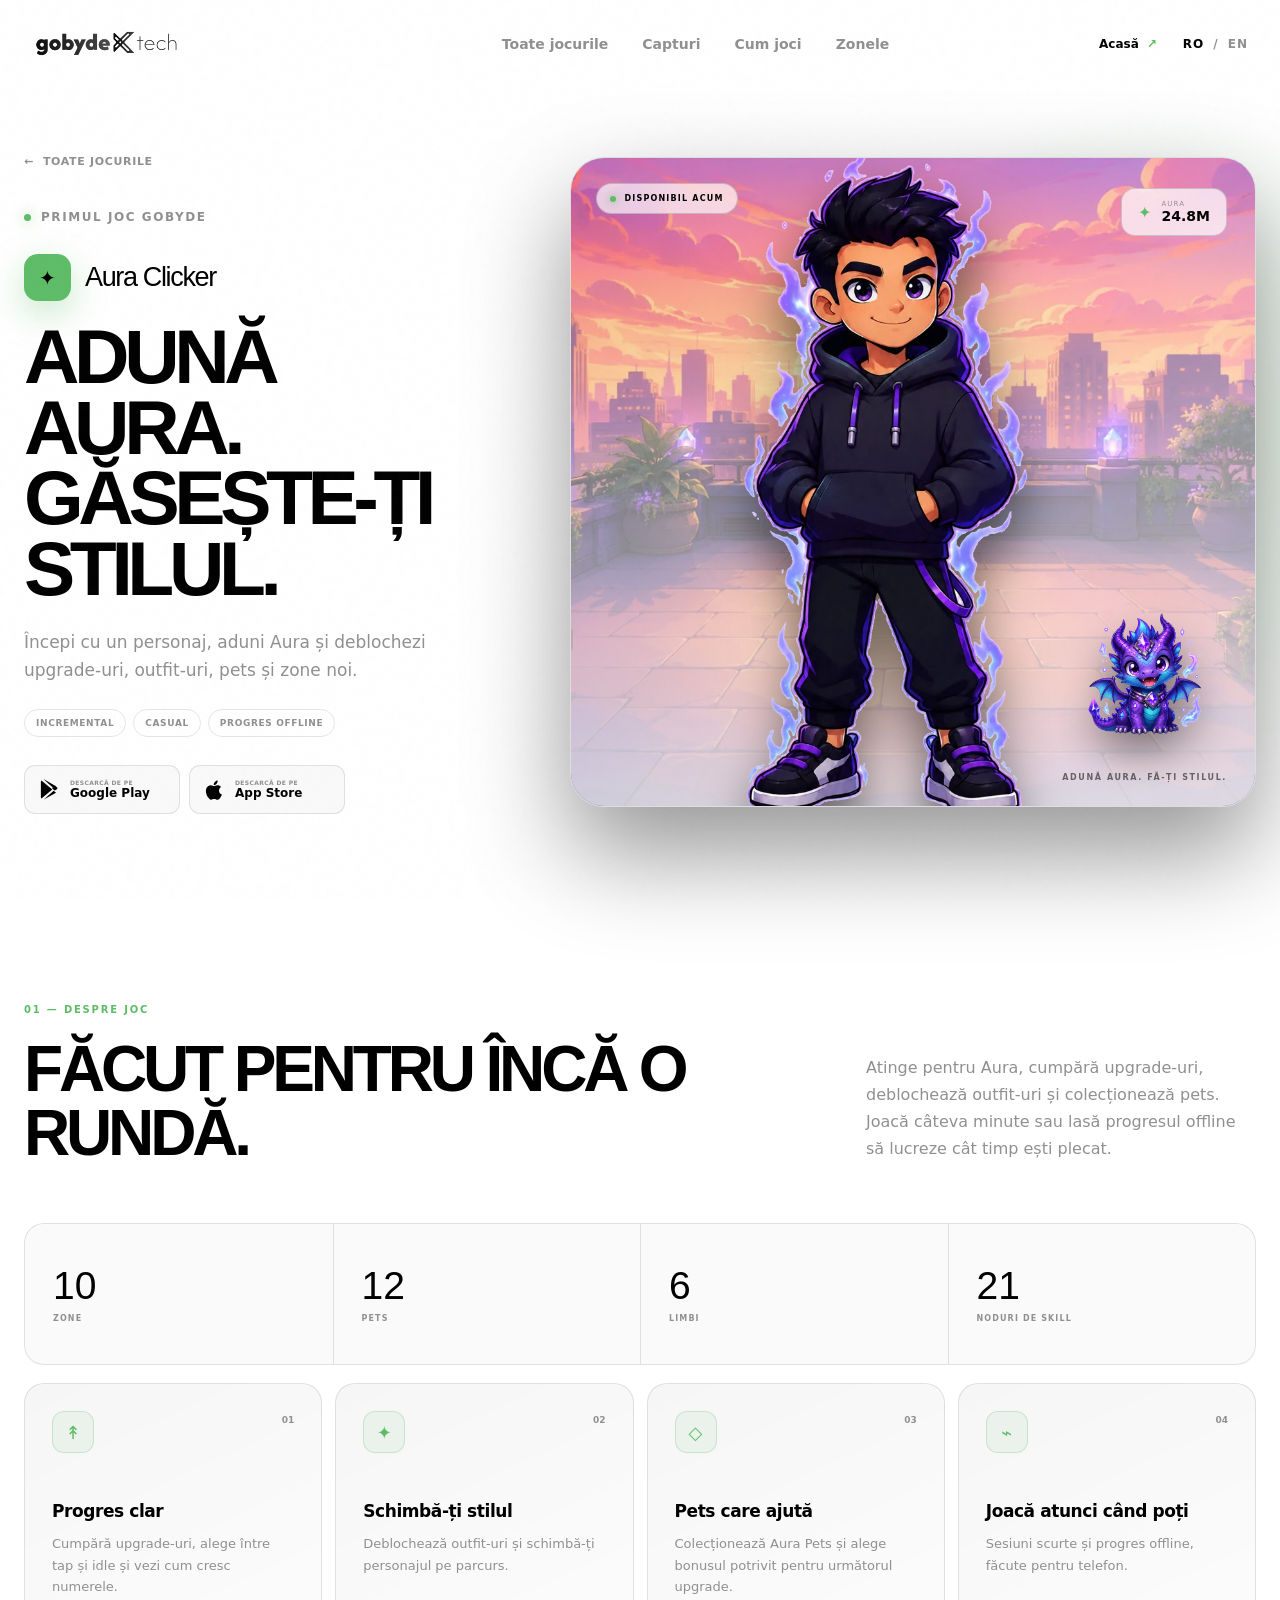
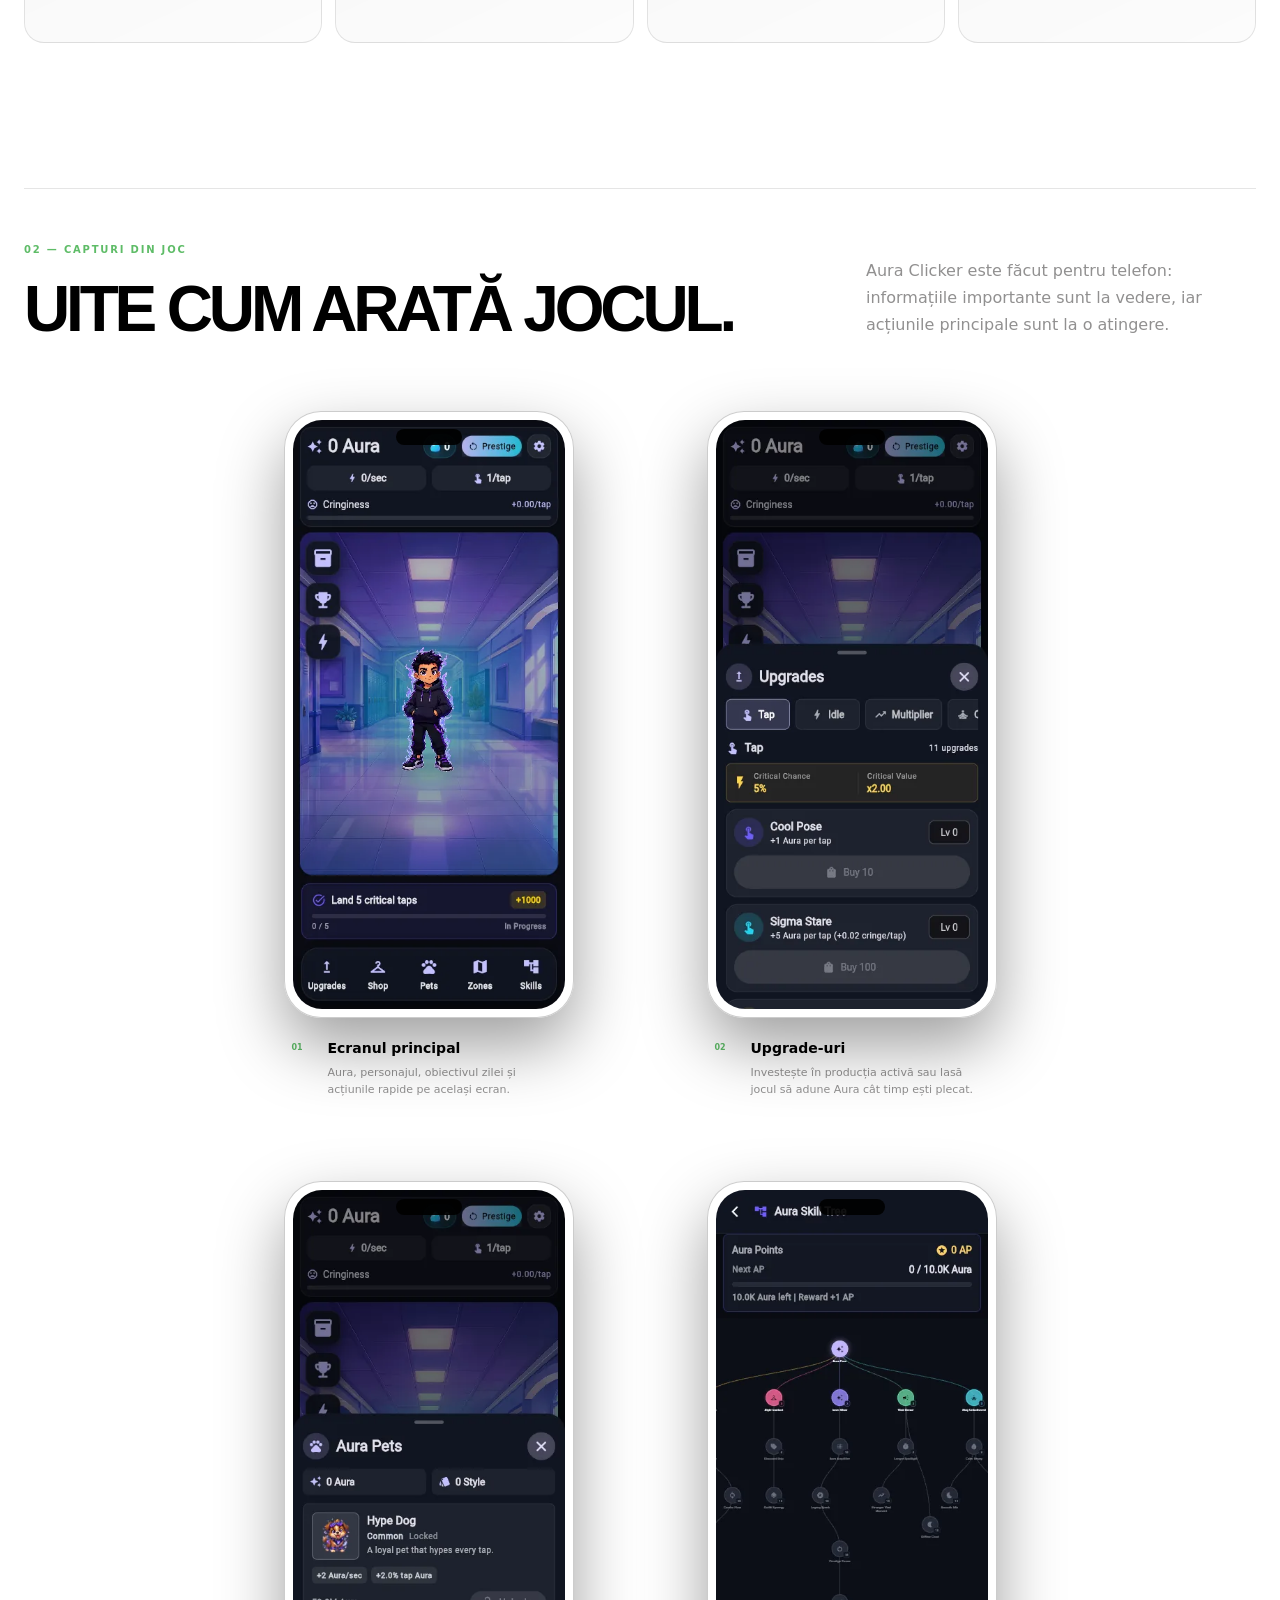
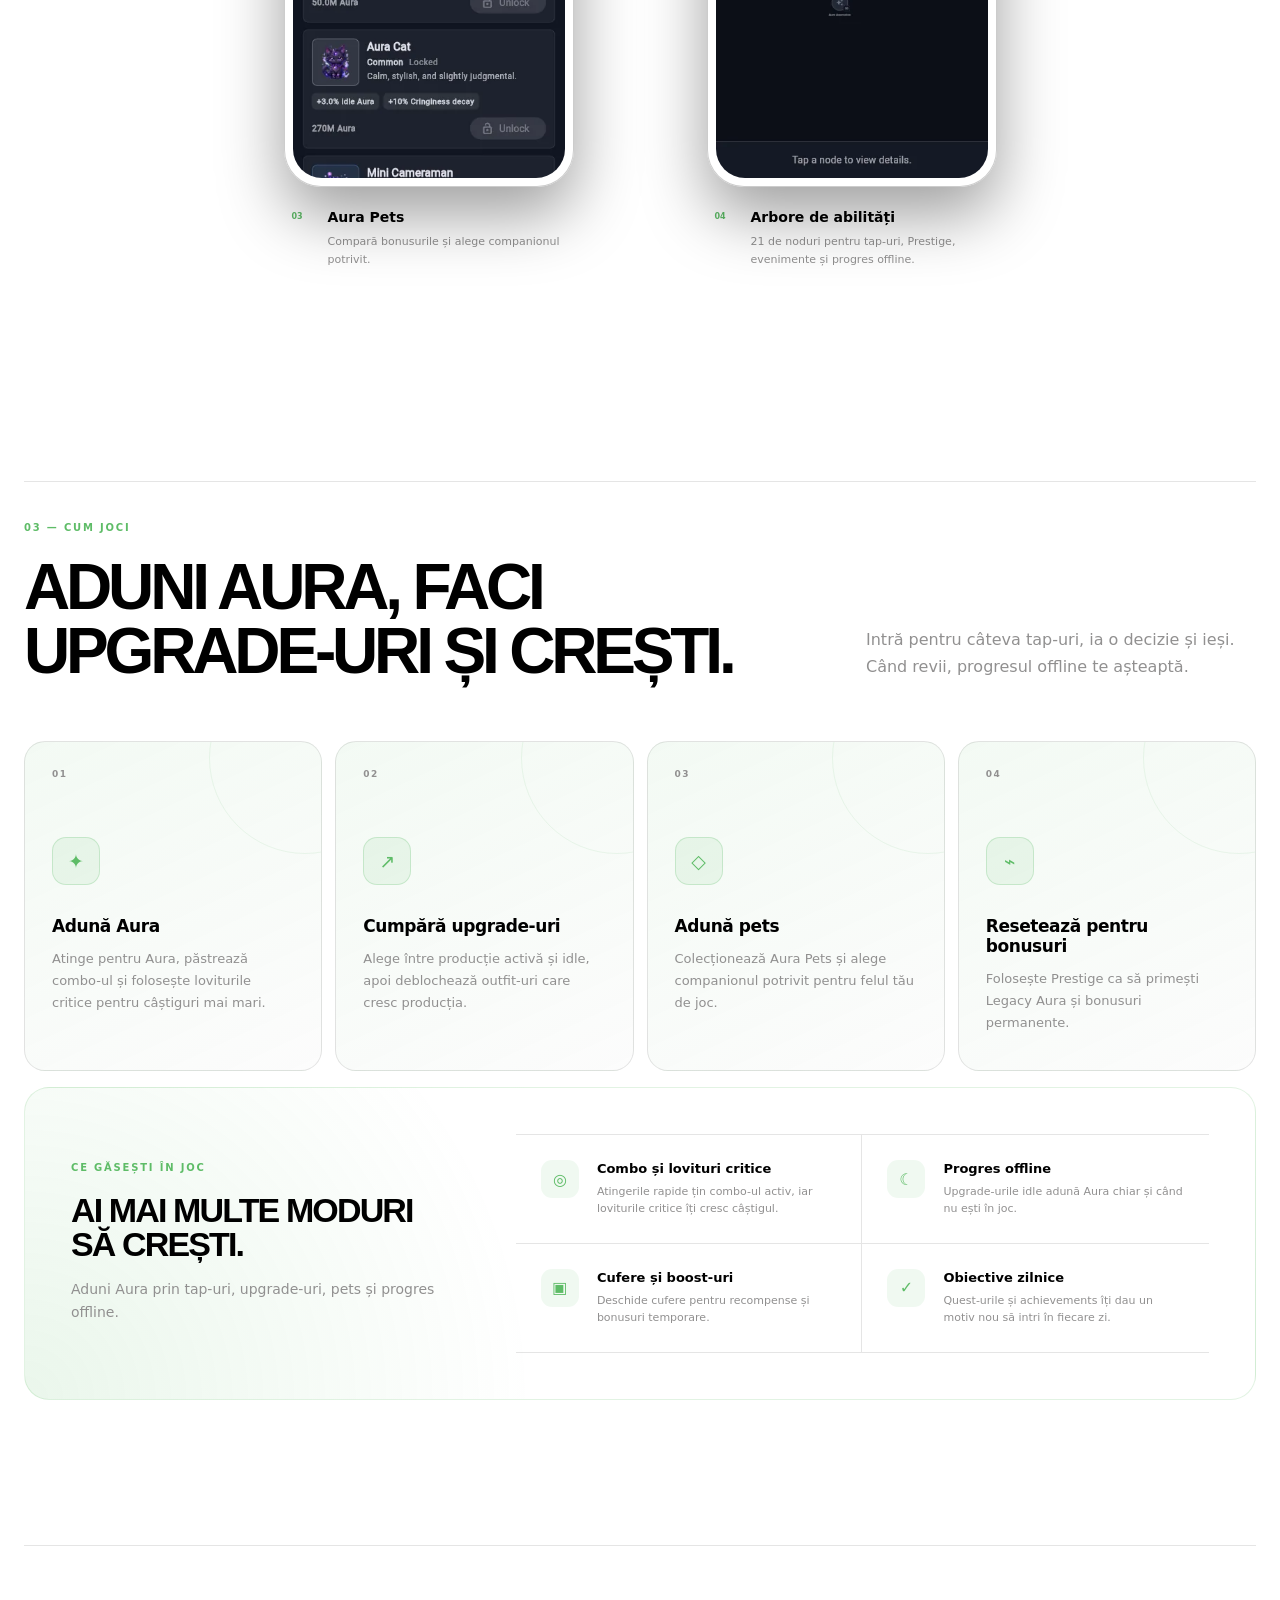
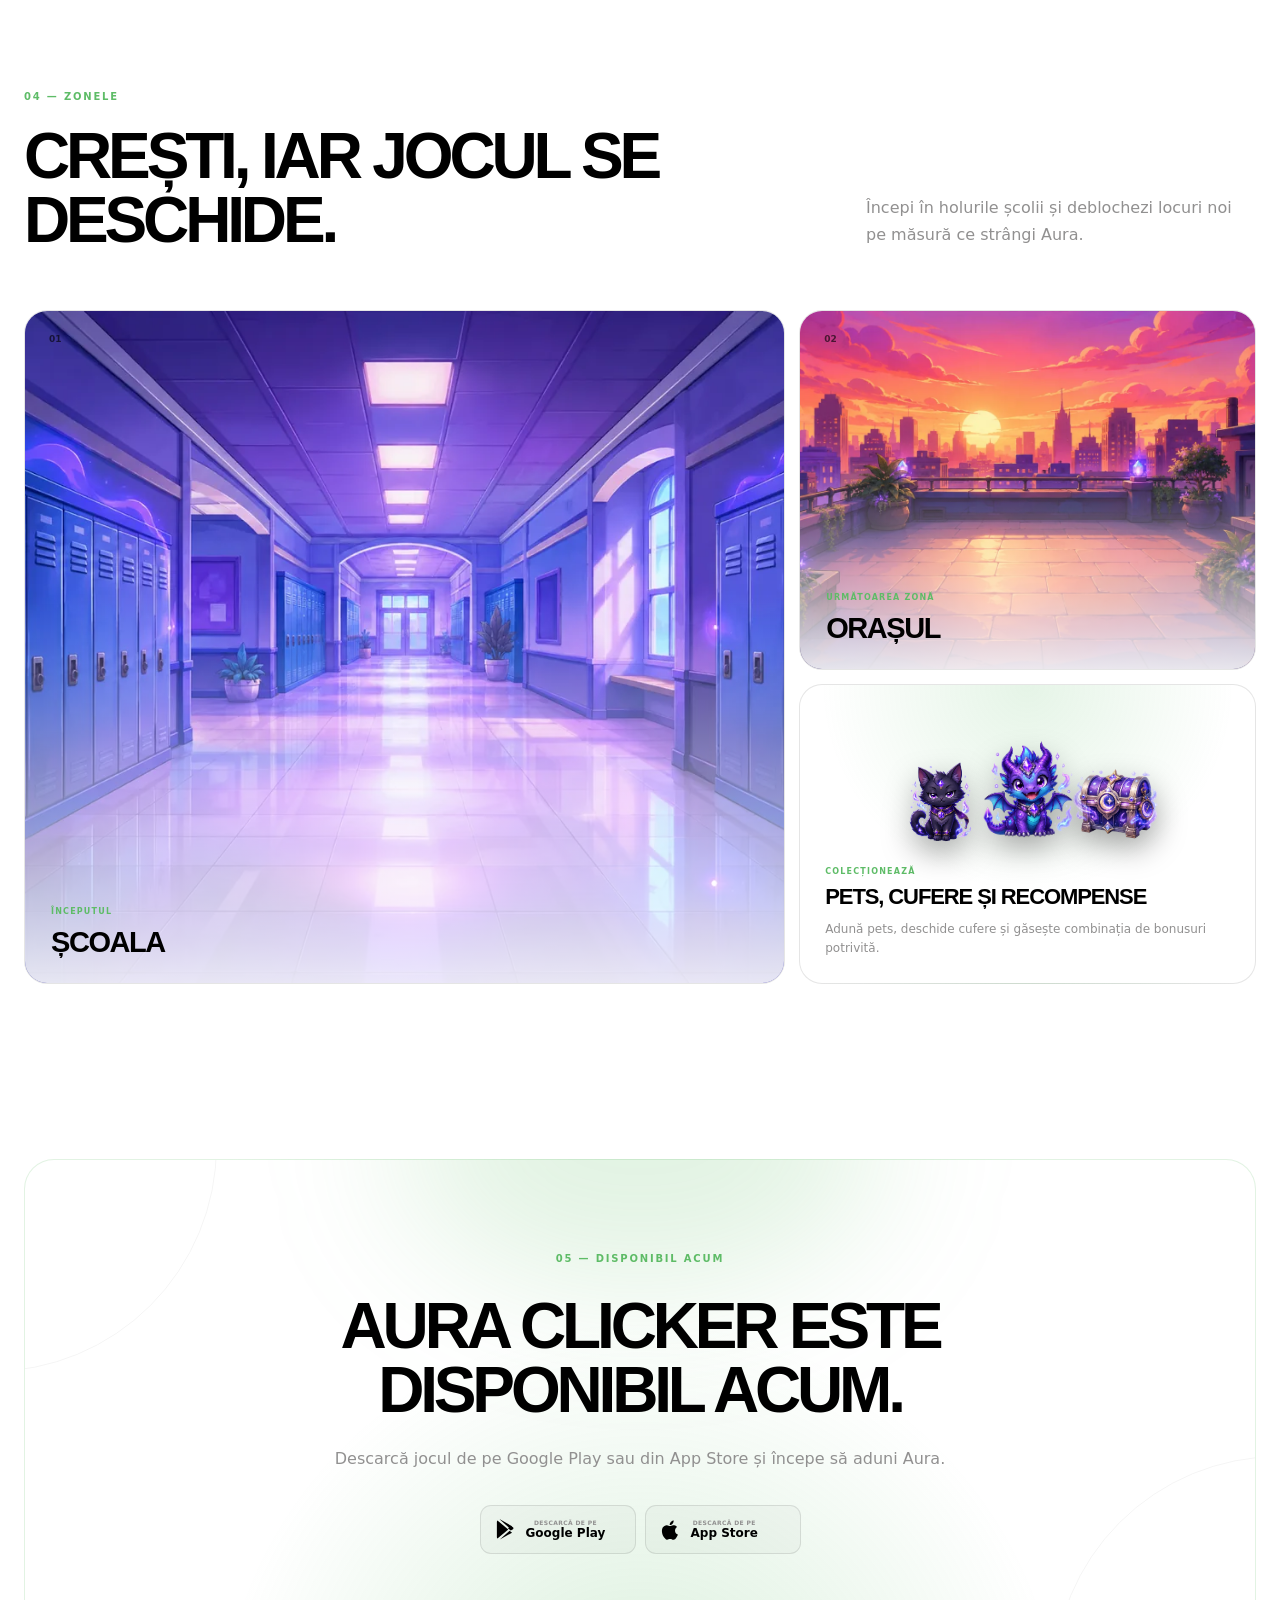
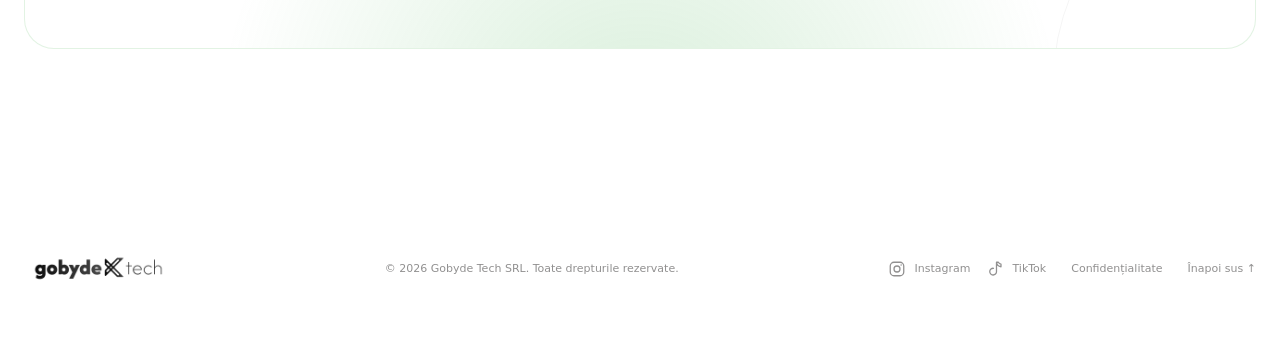
<file: aura-clicker.html>
<!doctype html>
<html lang="ro">
  <head>
    <meta charset="UTF-8" />
    <meta name="viewport" content="width=device-width, initial-scale=1.0" />
    <meta
      name="description"
      content="Aura Clicker este un joc incremental pentru mobil despre Aura, upgrade-uri, outfit-uri, pets și progres offline."
      data-i18n-content="gameMetaDescription"
    />
    <meta name="theme-color" content="#ffffff" />
    <meta property="og:title" content="Aura Clicker — Joc GoByde" data-i18n-content="gameOgTitle" />
    <meta
      property="og:description"
      content="Adună Aura, cumpără upgrade-uri și construiește-ți stilul în primul joc GoByde."
      data-i18n-content="gameOgDescription"
    />
    <meta property="og:type" content="website" />
    <meta property="og:url" content="https://gobyde.com/aura-clicker" />
    <meta property="og:site_name" content="GoByde" />
    <meta property="og:locale" content="ro_RO" />
    <meta property="og:locale:alternate" content="en_US" />
    <meta property="og:image" content="https://gobyde.com/assets/og-aura-clicker.jpg" />
    <meta property="og:image:width" content="1200" />
    <meta property="og:image:height" content="630" />
    <meta name="twitter:card" content="summary_large_image" />
    <link rel="canonical" href="https://gobyde.com/aura-clicker" />
    <link rel="alternate" hreflang="ro" href="https://gobyde.com/aura-clicker" />
    <link rel="alternate" hreflang="en" href="https://gobyde.com/en/aura-clicker" />
    <link rel="alternate" hreflang="x-default" href="https://gobyde.com/aura-clicker" />
    <title>Aura Clicker — Joc GoByde</title>
    <link rel="icon" href="assets/gobyde-logo.png?v=20260811-3" type="image/png" />
    <link rel="stylesheet" href="styles.css?v=20261104-1" />
    <script src="script.js?v=20261117-2" defer></script>
    <script type="application/ld+json">
    {
      "@context": "https://schema.org",
      "@type": "VideoGame",
      "name": "Aura Clicker",
      "url": "https://gobyde.com/aura-clicker",
      "image": "https://gobyde.com/assets/og-aura-clicker.jpg",
      "applicationCategory": "GameApplication",
      "operatingSystem": "Android, iOS",
      "genre": "Casual",
      "publisher": {
        "@id": "https://gobyde.com/#organization"
      },
      "installUrl": [
        "https://play.google.com/store/apps/details?id=com.gobyde.aurafarmer",
        "https://apps.apple.com/ro/app/aura-clicker/id6819347587?l=ro"
      ],
      "description": "Aura Clicker este un joc incremental pentru mobil despre Aura, upgrade-uri, outfit-uri, pets și progres offline."
    }
    </script>
  </head>
  <body data-alt-url="/en/aura-clicker" class="game-page" data-page="aura-clicker">
    <a class="skip-link" href="#main" data-i18n="skip">Sari la conținut</a>
    <div class="noise" aria-hidden="true"></div>

    <header class="site-header" data-header>
      <div class="nav-shell">
        <a class="brand" href="/" aria-label="GoByde">
          <span class="brand-logo" aria-hidden="true">
            <img src="assets/gobyde-logo.png?v=20260811-3" alt="" />
          </span>
        </a>

        <nav class="desktop-nav" aria-label="Navigație principală" data-i18n-aria="navLabel">
          <a href="/#games" data-i18n="allGames">Toate jocurile</a>
          <a href="#screens" data-i18n="navGallery">Capturi</a>
          <a href="#gameplay" data-i18n="navGameplay">Cum joci</a>
          <a href="#world" data-i18n="navWorld">Zonele</a>
        </nav>

        <div class="nav-actions">
          <a class="nav-home-link" href="/">
            <span data-i18n="backHome">Acasă</span>
            <span aria-hidden="true">↗</span>
          </a>
          <button class="language-toggle" type="button" data-language aria-label="Switch to English">
            <span class="language-active">RO</span>
            <span class="language-divider">/</span>
            <span>EN</span>
          </button>
          <button class="menu-toggle" type="button" data-menu-toggle aria-expanded="false" aria-controls="mobile-menu">
            <span class="sr-only" data-i18n="menu">Meniu</span>
            <span></span><span></span>
          </button>
        </div>
      </div>

      <nav class="mobile-menu" id="mobile-menu" data-mobile-menu aria-label="Navigație mobilă" data-i18n-aria="mobileNavLabel">
        <a href="/#games" data-i18n="allGames">Toate jocurile</a>
        <a href="#screens" data-i18n="navGallery">Capturi</a>
        <a href="#gameplay" data-i18n="navGameplay">Cum joci</a>
        <a href="#world" data-i18n="navWorld">Zonele</a>
        <a href="/" data-i18n="backHome">Acasă</a>
      </nav>
    </header>

    <main id="main">
      <section class="game-detail-hero" id="top">
        <div class="detail-hero-glow" aria-hidden="true"></div>
        <div class="detail-hero-copy reveal">
          <a class="breadcrumb" href="/#games">
            <span aria-hidden="true">←</span>
            <span data-i18n="allGames">Toate jocurile</span>
          </a>
          <p class="eyebrow">
            <span class="status-dot"></span>
            <span data-i18n="firstGameBy">PRIMUL JOC GOBYDE</span>
          </p>
          <div class="detail-logo"><span aria-hidden="true">✦</span><p>Aura Clicker</p></div>
          <h1 data-i18n="gameTagline">Adună Aura. Găsește-ți stilul.</h1>
          <p class="detail-lead" data-i18n="gameHeroDescription">
            Începi cu un personaj, aduni Aura și deblochezi upgrade-uri, outfit-uri, pets și zone noi.
          </p>
          <div class="game-tags">
            <span data-i18n="gameTagIncremental">Incremental</span><span data-i18n="gameTagCasual">Casual</span><span data-i18n="gameTagOffline">Progres offline</span>
          </div>
          <div class="store-row detail-store-row">
            <a class="store-button" href="https://play.google.com/store/apps/details?id=com.gobyde.aurafarmer" target="_blank" rel="noopener noreferrer" aria-label="Descarcă Aura Clicker de pe Google Play" data-i18n-aria="googlePlayDownload">
              <svg viewBox="0 0 24 24" aria-hidden="true"><path d="M3.6 2.5 14.9 12 3.6 21.5c-.4-.5-.6-1.1-.6-1.8V4.3c0-.7.2-1.3.6-1.8Zm12.7 10.7 2.5 2.1-12.7 7.2 10.2-9.3Zm3.1-3.8c1.2.7 1.2 1.8 0 2.5l-2 1.1-2.8-2.4 2.8-2.4 2 1.1Zm-13.3-8 12.7 7.2-2.5 2.1L6.1 1.5Z" /></svg>
              <div><small data-i18n="downloadOn">DESCARCĂ DE PE</small><b>Google Play</b></div>
            </a>
            <a class="store-button" href="https://apps.apple.com/ro/app/aura-clicker/id6819347587?l=ro" target="_blank" rel="noopener noreferrer" aria-label="Descarcă Aura Clicker din App Store" data-i18n-aria="appStoreDownload">
              <svg viewBox="0 0 24 24" aria-hidden="true"><path d="M16.7 13.1c0-2.4 2-3.6 2.1-3.7-1.1-1.7-2.9-1.9-3.6-1.9-1.5-.2-3 .9-3.8.9-.8 0-2-1-3.3-.9-1.7 0-3.3 1-4.2 2.5-1.8 3.1-.5 7.7 1.3 10.2.9 1.2 1.9 2.6 3.2 2.5 1.3-.1 1.8-.8 3.4-.8 1.6 0 2 .8 3.4.8 1.4 0 2.3-1.2 3.1-2.5 1-1.4 1.4-2.8 1.4-2.9-.1 0-3-.9-3-4.2ZM14.2 5.9c.7-.9 1.2-2.1 1.1-3.3-1 0-2.3.7-3 1.6-.7.8-1.3 2-1.1 3.2 1.1.1 2.3-.6 3-1.5Z" /></svg>
              <div><small data-i18n="downloadOn">DESCARCĂ DE PE</small><b>App Store</b></div>
            </a>
          </div>
        </div>

        <div class="detail-hero-art reveal" data-delay="120">
          <img class="detail-bg" src="assets/zone-city.webp" alt="Orașul din Aura Clicker" data-i18n-alt="altAuraCity" />
          <div class="detail-art-shade"></div>
          <div class="release-badge"><span></span><span data-i18n="availableNow">DISPONIBIL ACUM</span></div>
          <img class="detail-character" src="assets/hero-character.webp" alt="Personajul din Aura Clicker" data-i18n-alt="altAuraCharacter" />
          <img class="detail-pet" src="assets/dragon-pet.webp" alt="Dragonul Aura, companion colecționabil" data-i18n-alt="altAuraDragon" />
          <div class="detail-aura-pill"><span>✦</span><div><small>AURA</small><b>24.8M</b></div></div>
          <p class="detail-art-label" data-i18n="detailArtLabel">ADUNĂ AURA. FĂ-ȚI STILUL.</p>
        </div>
      </section>

      <section class="game-overview section" id="features">
        <div class="section-heading reveal">
          <div>
            <p class="section-number">01 — <span data-i18n="theExperience">DESPRE JOC</span></p>
            <h2 data-i18n="builtForOneMore">Făcut pentru încă o rundă.</h2>
          </div>
          <p data-i18n="gameDescription">
            Atinge pentru Aura, cumpără upgrade-uri, deblochează outfit-uri și colecționează pets. Joacă câteva minute sau lasă progresul offline să lucreze cât timp ești plecat.
          </p>
        </div>

        <dl class="detail-stats reveal">
          <div><dt>10</dt><dd data-i18n="zones">ZONE</dd></div>
          <div><dt>12</dt><dd data-i18n="pets">PETS</dd></div>
          <div><dt>6</dt><dd data-i18n="languages">LIMBI</dd></div>
          <div><dt>21</dt><dd data-i18n="skillNodes">NODURI DE SKILL</dd></div>
        </dl>

        <div class="feature-grid">
          <article class="feature-card reveal">
            <span class="feature-icon">↟</span><p class="feature-index">01</p>
            <h3 data-i18n="featureProgressTitle">Progres clar</h3>
            <p data-i18n="featureProgressText">Cumpără upgrade-uri, alege între tap și idle și vezi cum cresc numerele.</p>
          </article>
          <article class="feature-card reveal" data-delay="80">
            <span class="feature-icon">✦</span><p class="feature-index">02</p>
            <h3 data-i18n="featureStyleTitle">Schimbă-ți stilul</h3>
            <p data-i18n="featureStyleText">Deblochează outfit-uri și schimbă-ți personajul pe parcurs.</p>
          </article>
          <article class="feature-card reveal" data-delay="160">
            <span class="feature-icon">◇</span><p class="feature-index">03</p>
            <h3 data-i18n="featurePetsTitle">Pets care ajută</h3>
            <p data-i18n="featurePetsText">Colecționează Aura Pets și alege bonusul potrivit pentru următorul upgrade.</p>
          </article>
          <article class="feature-card reveal" data-delay="240">
            <span class="feature-icon">⌁</span><p class="feature-index">04</p>
            <h3 data-i18n="featureAnywhereTitle">Joacă atunci când poți</h3>
            <p data-i18n="featureAnywhereText">Sesiuni scurte și progres offline, făcute pentru telefon.</p>
          </article>
        </div>
      </section>

      <section class="screenshots-section section" id="screens">
        <div class="section-heading reveal">
          <div>
            <p class="section-number">02 — <span data-i18n="screensLabel">CAPTURI DIN JOC</span></p>
            <h2 data-i18n="screensTitle">Uite cum arată jocul.</h2>
          </div>
          <p data-i18n="screensIntro">
            Aura Clicker este făcut pentru telefon: informațiile importante sunt la vedere, iar acțiunile principale sunt la o atingere.
          </p>
        </div>

        <div class="mobile-screenshot-gallery" aria-label="Capturi din Aura Clicker pe mobil" data-i18n-aria="screensAria">
          <figure class="screenshot-card reveal">
            <div class="screenshot-phone">
              <img src="assets/screenshot-gameplay-mobile.webp" alt="Ecranul principal din Aura Clicker pe mobil" data-i18n-alt="screenGameplayAlt" loading="lazy" />
            </div>
            <figcaption>
              <span>01</span>
              <div><h3 data-i18n="screenGameplayTitle">Ecranul principal</h3><p data-i18n="screenGameplayText">Aura, personajul, obiectivul zilei și acțiunile rapide pe același ecran.</p></div>
            </figcaption>
          </figure>
          <figure class="screenshot-card screenshot-card-offset reveal" data-delay="70">
            <div class="screenshot-phone">
              <img src="assets/screenshot-upgrades-mobile.webp" alt="Panoul de upgrade-uri din Aura Clicker" data-i18n-alt="screenUpgradesAlt" loading="lazy" />
            </div>
            <figcaption>
              <span>02</span>
              <div><h3 data-i18n="screenUpgradesTitle">Upgrade-uri</h3><p data-i18n="screenUpgradesText">Investește în producția activă sau lasă jocul să adune Aura cât timp ești plecat.</p></div>
            </figcaption>
          </figure>
          <figure class="screenshot-card reveal" data-delay="140">
            <div class="screenshot-phone">
              <img src="assets/screenshot-pets-mobile.webp" alt="Colecția de Aura Pets pe mobil" data-i18n-alt="screenPetsAlt" loading="lazy" />
            </div>
            <figcaption>
              <span>03</span>
              <div><h3 data-i18n="screenPetsTitle">Aura Pets</h3><p data-i18n="screenPetsText">Compară bonusurile și alege companionul potrivit.</p></div>
            </figcaption>
          </figure>
          <figure class="screenshot-card screenshot-card-offset reveal" data-delay="210">
            <div class="screenshot-phone">
              <img src="assets/screenshot-skills-mobile.webp" alt="Arborele de abilități din Aura Clicker" data-i18n-alt="screenSkillsAlt" loading="lazy" />
            </div>
            <figcaption>
              <span>04</span>
              <div><h3 data-i18n="screenSkillsTitle">Arbore de abilități</h3><p data-i18n="screenSkillsText">21 de noduri pentru tap-uri, Prestige, evenimente și progres offline.</p></div>
            </figcaption>
          </figure>
        </div>
      </section>

      <section class="gameplay-deep-dive section" id="gameplay">
        <div class="section-heading reveal">
          <div>
            <p class="section-number">03 — <span data-i18n="gameplayLabel">CUM JOCI</span></p>
            <h2 data-i18n="gameplayTitle">Aduni Aura, faci upgrade-uri și crești.</h2>
          </div>
          <p data-i18n="gameplayIntro">
            Intră pentru câteva tap-uri, ia o decizie și ieși. Când revii, progresul offline te așteaptă.
          </p>
        </div>

        <ol class="gameplay-loop">
          <li class="gameplay-step reveal">
            <span class="step-number">01</span>
            <span class="step-icon" aria-hidden="true">✦</span>
            <h3 data-i18n="stepEarnTitle">Adună Aura</h3>
            <p data-i18n="stepEarnText">Atinge pentru Aura, păstrează combo-ul și folosește loviturile critice pentru câștiguri mai mari.</p>
          </li>
          <li class="gameplay-step reveal" data-delay="70">
            <span class="step-number">02</span>
            <span class="step-icon" aria-hidden="true">↗</span>
            <h3 data-i18n="stepInvestTitle">Cumpără upgrade-uri</h3>
            <p data-i18n="stepInvestText">Alege între producție activă și idle, apoi deblochează outfit-uri care cresc producția.</p>
          </li>
          <li class="gameplay-step reveal" data-delay="140">
            <span class="step-number">03</span>
            <span class="step-icon" aria-hidden="true">◇</span>
            <h3 data-i18n="stepBuildTitle">Adună pets</h3>
            <p data-i18n="stepBuildText">Colecționează Aura Pets și alege companionul potrivit pentru felul tău de joc.</p>
          </li>
          <li class="gameplay-step reveal" data-delay="210">
            <span class="step-number">04</span>
            <span class="step-icon" aria-hidden="true">⌁</span>
            <h3 data-i18n="stepPrestigeTitle">Resetează pentru bonusuri</h3>
            <p data-i18n="stepPrestigeText">Folosește Prestige ca să primești Legacy Aura și bonusuri permanente.</p>
          </li>
        </ol>

        <div class="systems-panel reveal">
          <div class="systems-intro">
            <p class="section-number" data-i18n="connectedSystems">CE GĂSEȘTI ÎN JOC</p>
            <h3 data-i18n="moreThanClicker">Ai mai multe moduri să crești.</h3>
            <p data-i18n="systemsIntro">Aduni Aura prin tap-uri, upgrade-uri, pets și progres offline.</p>
          </div>
          <div class="systems-list">
            <article>
              <span aria-hidden="true">◎</span>
              <div><h4 data-i18n="systemComboTitle">Combo și lovituri critice</h4><p data-i18n="systemComboText">Atingerile rapide țin combo-ul activ, iar loviturile critice îți cresc câștigul.</p></div>
            </article>
            <article>
              <span aria-hidden="true">☾</span>
              <div><h4 data-i18n="systemOfflineTitle">Progres offline</h4><p data-i18n="systemOfflineText">Upgrade-urile idle adună Aura chiar și când nu ești în joc.</p></div>
            </article>
            <article>
              <span aria-hidden="true">▣</span>
              <div><h4 data-i18n="systemLootTitle">Cufere și boost-uri</h4><p data-i18n="systemLootText">Deschide cufere pentru recompense și bonusuri temporare.</p></div>
            </article>
            <article>
              <span aria-hidden="true">✓</span>
              <div><h4 data-i18n="systemGoalsTitle">Obiective zilnice</h4><p data-i18n="systemGoalsText">Quest-urile și achievements îți dau un motiv nou să intri în fiecare zi.</p></div>
            </article>
          </div>
        </div>
      </section>

      <section class="world-section section" id="world">
        <div class="section-heading reveal">
          <div>
            <p class="section-number">04 — <span data-i18n="theWorld">ZONELE</span></p>
            <h2 data-i18n="everyZoneStory">Crești, iar jocul se deschide.</h2>
          </div>
          <p data-i18n="worldDescription">Începi în holurile școlii și deblochezi locuri noi pe măsură ce strângi Aura.</p>
        </div>

        <div class="world-grid">
          <article class="world-card world-card-large reveal">
            <img src="assets/zone-school.webp" alt="Holul școlii din Aura Clicker" data-i18n-alt="altAuraSchool" />
            <div class="world-card-shade"></div>
            <span>01</span><div><small data-i18n="startingZone">ÎNCEPUTUL</small><h3 data-i18n="schoolHalls">Școala</h3></div>
          </article>
          <article class="world-card reveal" data-delay="100">
            <img src="assets/zone-city.webp" alt="Orașul din Aura Clicker" data-i18n-alt="altAuraCity" />
            <div class="world-card-shade"></div>
            <span>02</span><div><small data-i18n="levelUp">URMĂTOAREA ZONĂ</small><h3 data-i18n="bigCity">Orașul</h3></div>
          </article>
          <article class="collection-card reveal" data-delay="180">
            <div class="collection-images">
              <img src="assets/aura-cat.webp" alt="Pisica Aura, companion colecționabil" data-i18n-alt="altAuraCat" />
              <img src="assets/dragon-pet.webp" alt="Dragonul Aura, companion colecționabil" data-i18n-alt="altAuraDragon" />
              <img src="assets/aura-chest.webp" alt="Cufărul Aura" data-i18n-alt="altAuraChest" />
            </div>
            <small data-i18n="collectAndGrow">COLECȚIONEAZĂ</small>
            <h3 data-i18n="petsAndRewards">Pets, cufere și recompense</h3>
            <p data-i18n="collectionText">Adună pets, deschide cufere și găsește combinația de bonusuri potrivită.</p>
          </article>
        </div>
      </section>

      <section class="detail-cta section">
        <div class="contact-card reveal">
          <div class="contact-glow" aria-hidden="true"></div>
          <p class="section-number">05 — <span data-i18n="availableNow">DISPONIBIL ACUM</span></p>
          <h2 data-i18n="auraJourneyStarts">Aura Clicker este<br />disponibil acum.</h2>
          <p data-i18n="launchUpdates">Descarcă jocul de pe Google Play sau din App Store și începe să aduni Aura.</p>
          <div class="store-row detail-store-row">
            <a class="store-button" href="https://play.google.com/store/apps/details?id=com.gobyde.aurafarmer" target="_blank" rel="noopener noreferrer" aria-label="Descarcă Aura Clicker de pe Google Play" data-i18n-aria="googlePlayDownload">
              <svg viewBox="0 0 24 24" aria-hidden="true"><path d="M3.6 2.5 14.9 12 3.6 21.5c-.4-.5-.6-1.1-.6-1.8V4.3c0-.7.2-1.3.6-1.8Zm12.7 10.7 2.5 2.1-12.7 7.2 10.2-9.3Zm3.1-3.8c1.2.7 1.2 1.8 0 2.5l-2 1.1-2.8-2.4 2.8-2.4 2 1.1Zm-13.3-8 12.7 7.2-2.5 2.1L6.1 1.5Z" /></svg>
              <div><small data-i18n="downloadOn">DESCARCĂ DE PE</small><b>Google Play</b></div>
            </a>
            <a class="store-button" href="https://apps.apple.com/ro/app/aura-clicker/id6819347587?l=ro" target="_blank" rel="noopener noreferrer" aria-label="Descarcă Aura Clicker din App Store" data-i18n-aria="appStoreDownload">
              <svg viewBox="0 0 24 24" aria-hidden="true"><path d="M16.7 13.1c0-2.4 2-3.6 2.1-3.7-1.1-1.7-2.9-1.9-3.6-1.9-1.5-.2-3 .9-3.8.9-.8 0-2-1-3.3-.9-1.7 0-3.3 1-4.2 2.5-1.8 3.1-.5 7.7 1.3 10.2.9 1.2 1.9 2.6 3.2 2.5 1.3-.1 1.8-.8 3.4-.8 1.6 0 2 .8 3.4.8 1.4 0 2.3-1.2 3.1-2.5 1-1.4 1.4-2.8 1.4-2.9-.1 0-3-.9-3-4.2ZM14.2 5.9c.7-.9 1.2-2.1 1.1-3.3-1 0-2.3.7-3 1.6-.7.8-1.3 2-1.1 3.2 1.1.1 2.3-.6 3-1.5Z" /></svg>
              <div><small data-i18n="downloadOn">DESCARCĂ DE PE</small><b>App Store</b></div>
            </a>
          </div>
        </div>
      </section>
    </main>

    <footer class="site-footer">
      <a class="brand" href="/" aria-label="GoByde">
        <span class="brand-logo" aria-hidden="true">
          <img src="assets/gobyde-logo.png?v=20260811-3" alt="" loading="lazy" />
        </span>
      </a>
      <p>© <span data-year></span> Gobyde Tech SRL. <span data-i18n="rights">Toate drepturile rezervate.</span></p>
      <div class="footer-links">
        <div class="social-links footer-social">
          <a class="social-link" href="https://www.instagram.com/gobyde_tech/" target="_blank" rel="noopener noreferrer"><svg viewBox="0 0 24 24" aria-hidden="true"><rect x="3" y="3" width="18" height="18" rx="5" /><circle cx="12" cy="12" r="4" /><circle cx="17.5" cy="6.5" r="1" fill="currentColor" stroke="none" /></svg><span>Instagram</span></a>
          <a class="social-link" href="https://www.tiktok.com/@gobydetech" target="_blank" rel="noopener noreferrer"><svg viewBox="0 0 24 24" aria-hidden="true"><path d="M14 3v12.5a4.5 4.5 0 1 1-4-4.47M14 3c.5 3.5 2.5 5.5 6 6V5.5C18 5.2 17 4 16.5 3Z" /></svg><span>TikTok</span></a>
        </div>
        <a href="/privacy-policy" data-i18n="privacyLink">Confidențialitate</a>
        <a href="#top" class="back-top"><span data-i18n="backTop">Înapoi sus</span> ↑</a>
      </div>
    </footer>
  </body>
</html>
</file>
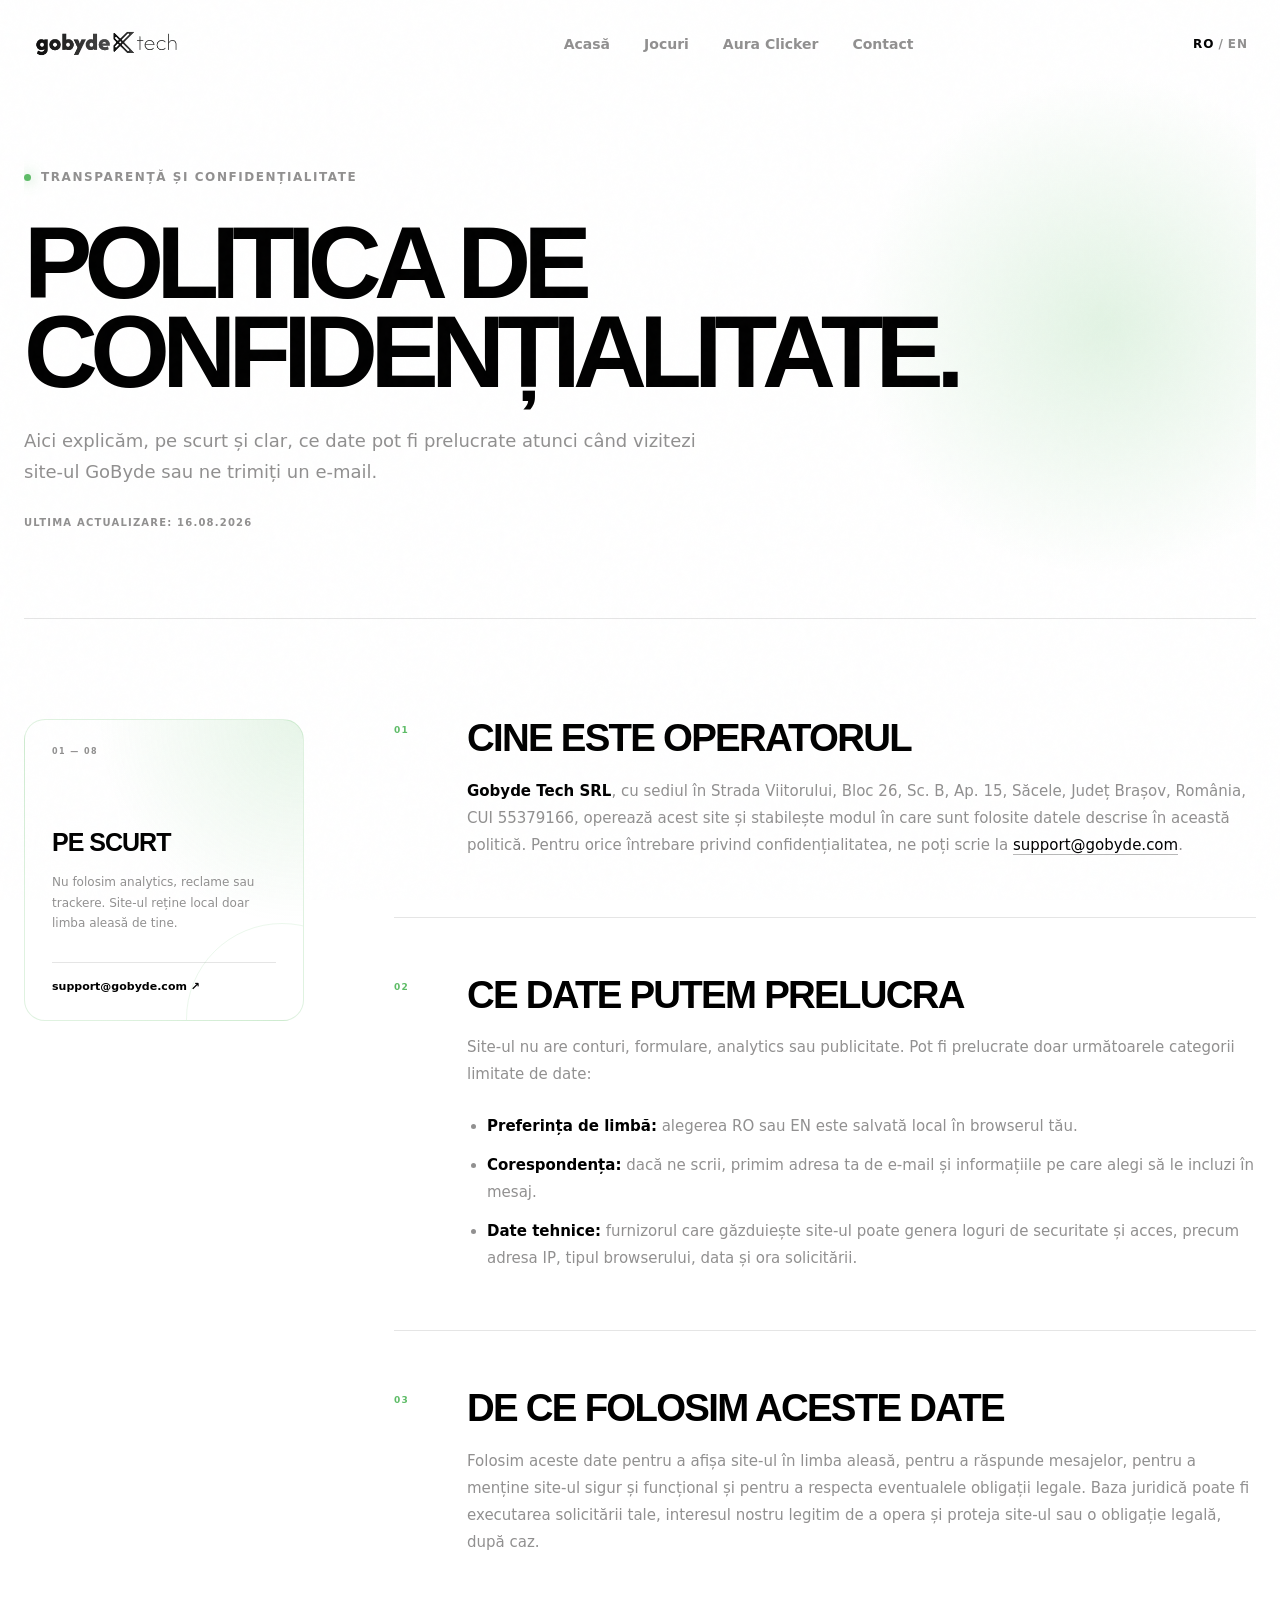
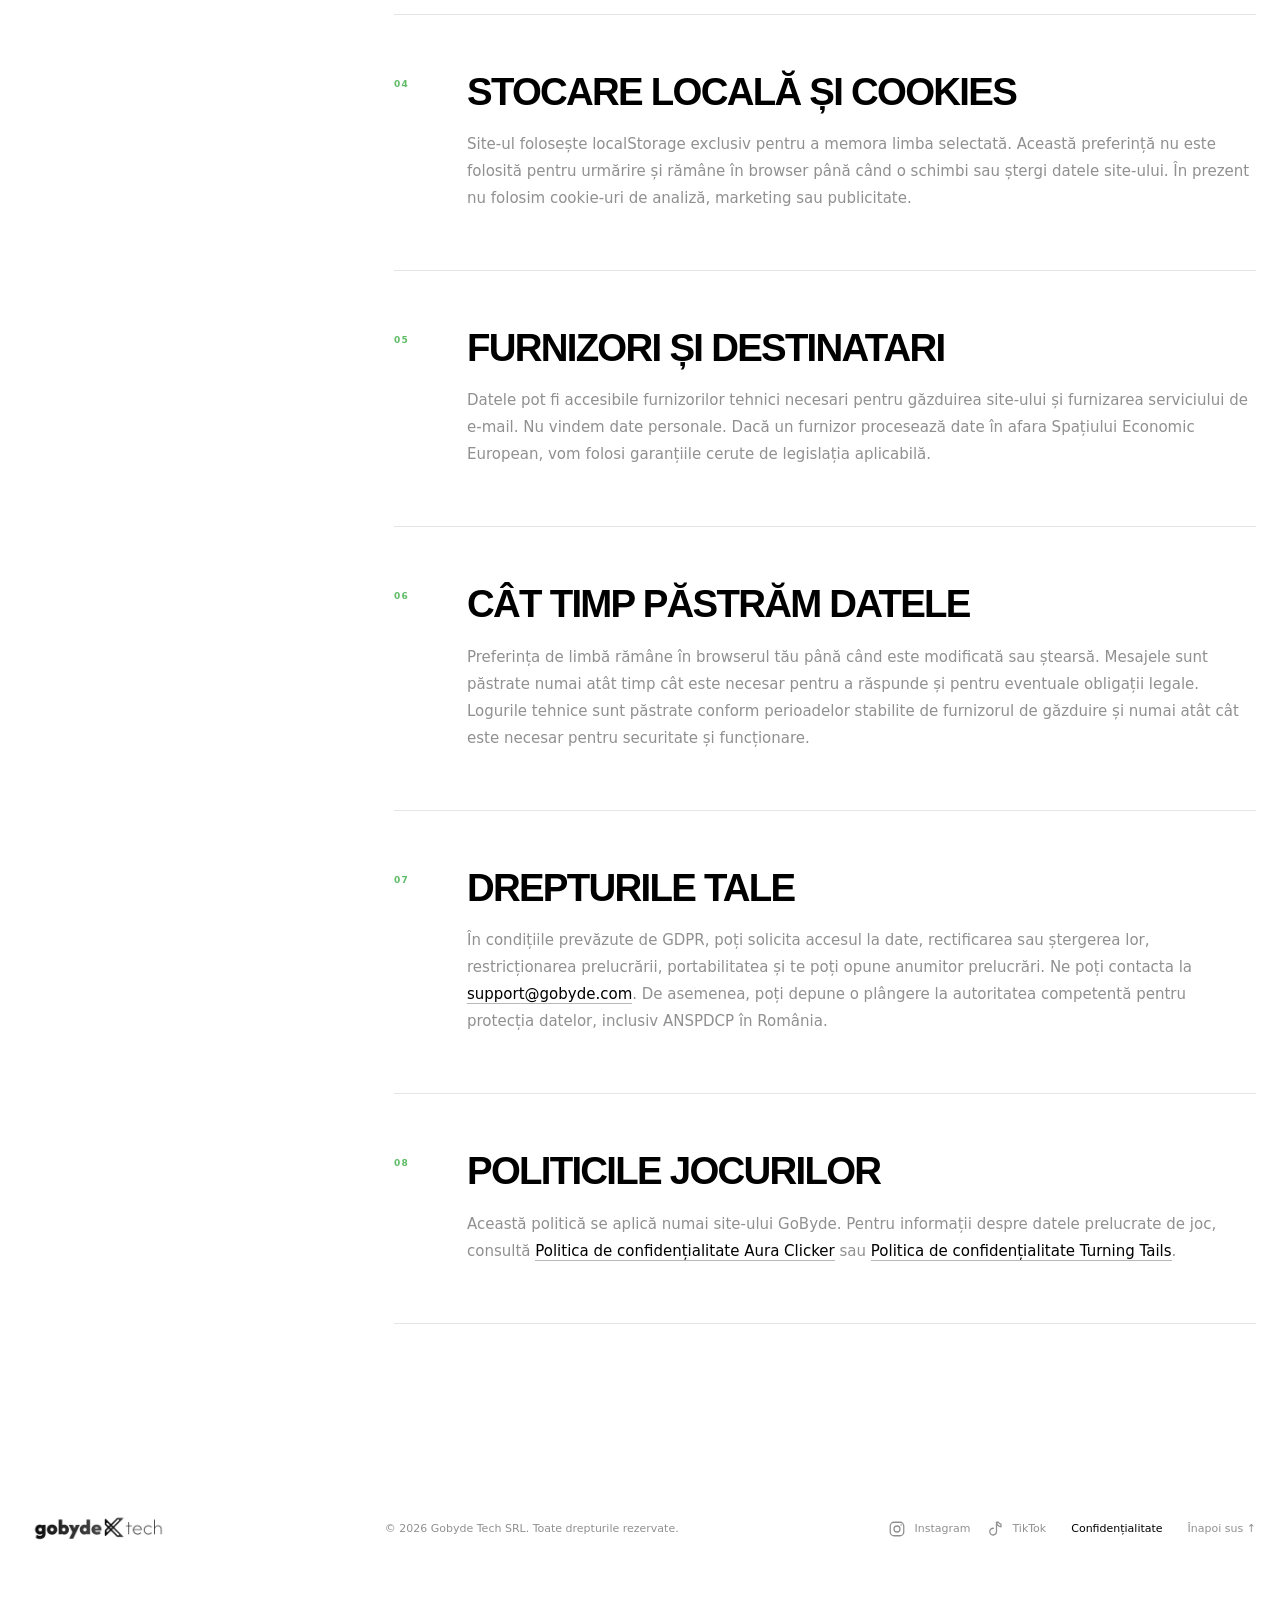
<file: privacy-policy.html>
<!doctype html>
<html lang="ro">
  <head>
    <meta charset="UTF-8" />
    <meta name="viewport" content="width=device-width, initial-scale=1.0" />
    <meta
      name="description"
      content="Află cum GoByde gestionează datele atunci când vizitezi site-ul sau ne contactezi."
      data-i18n-content="privacyMetaDescription"
    />
    <meta name="theme-color" content="#ffffff" />
    <meta property="og:title" content="Politica de confidențialitate — GoByde" data-i18n-content="privacyOgTitle" />
    <meta
      property="og:description"
      content="Informații despre datele prelucrate pe site-ul GoByde."
      data-i18n-content="privacyOgDescription"
    />
    <meta property="og:type" content="website" />
    <link rel="canonical" href="https://gobyde.com/privacy-policy" />
    <title>Politica de confidențialitate — GoByde</title>
    <link rel="icon" href="assets/gobyde-logo.png?v=20260811-3" type="image/png" />
    <link rel="stylesheet" href="styles.css?v=20261104-1" />
    <script src="script.js?v=20261104-1" defer></script>
  </head>
  <body class="legal-page" data-page="privacy-policy">
    <a class="skip-link" href="#main" data-i18n="skip">Sari la conținut</a>
    <div class="noise" aria-hidden="true"></div>

    <header class="site-header" data-header>
      <div class="nav-shell">
        <a class="brand" href="/" aria-label="GoByde">
          <span class="brand-logo" aria-hidden="true">
            <img src="assets/gobyde-logo.png?v=20260811-3" alt="" />
          </span>
        </a>

        <nav class="desktop-nav" aria-label="Navigație principală" data-i18n-aria="navLabel">
          <a href="/" data-i18n="backHome">Acasă</a>
          <a href="/#games" data-i18n="navGames">Jocuri</a>
          <a href="/aura-clicker">Aura Clicker</a>
          <a href="/#contact" data-i18n="navContact">Contact</a>
        </nav>

        <div class="nav-actions">
          <button class="language-toggle" type="button" data-language aria-label="Switch to English">
            <span class="language-active">RO</span>
            <span class="language-divider">/</span>
            <span>EN</span>
          </button>
          <button class="menu-toggle" type="button" data-menu-toggle aria-expanded="false" aria-controls="mobile-menu">
            <span class="sr-only" data-i18n="menu">Meniu</span>
            <span></span><span></span>
          </button>
        </div>
      </div>

      <nav class="mobile-menu" id="mobile-menu" data-mobile-menu aria-label="Navigație mobilă" data-i18n-aria="mobileNavLabel">
        <a href="/" data-i18n="backHome">Acasă</a>
        <a href="/#games" data-i18n="navGames">Jocuri</a>
        <a href="/aura-clicker">Aura Clicker</a>
        <a href="/#contact" data-i18n="navContact">Contact</a>
      </nav>
    </header>

    <main id="main" class="legal-main">
      <section class="legal-hero" id="top">
        <div class="legal-hero-glow" aria-hidden="true"></div>
        <div class="reveal">
          <p class="eyebrow">
            <span class="status-dot"></span>
            <span data-i18n="privacyEyebrow">TRANSPARENȚĂ ȘI CONFIDENȚIALITATE</span>
          </p>
          <h1 data-i18n="privacyTitle">Politica de<br />confidențialitate.</h1>
          <p class="legal-intro" data-i18n="privacyIntro">
            Aici explicăm, pe scurt și clar, ce date pot fi prelucrate atunci când vizitezi site-ul GoByde sau ne trimiți un e-mail.
          </p>
          <p class="legal-updated"><span data-i18n="lastUpdated">Ultima actualizare</span>: 16.08.2026</p>
        </div>
      </section>

      <div class="legal-layout">
        <aside class="legal-summary reveal" aria-label="Pe scurt" data-i18n-aria="privacySummaryAria">
          <span>01 — 08</span>
          <strong data-i18n="privacySummaryTitle">PE SCURT</strong>
          <p data-i18n="privacySummaryText">Nu folosim analytics, reclame sau trackere. Site-ul reține local doar limba aleasă de tine.</p>
          <a href="mailto:support@gobyde.com">support@gobyde.com ↗</a>
        </aside>

        <article class="legal-content reveal" data-delay="100">
          <section>
            <span class="legal-index">01</span>
            <div>
              <h2 data-i18n="privacyControllerTitle">Cine este operatorul</h2>
              <p data-i18n="privacyControllerText"><strong>Gobyde Tech SRL</strong>, cu sediul în Strada Viitorului, Bloc 26, Sc. B, Ap. 15, Săcele, Județ Brașov, România, CUI 55379166, operează acest site și stabilește modul în care sunt folosite datele descrise în această politică. Pentru orice întrebare privind confidențialitatea, ne poți scrie la <a href="mailto:support@gobyde.com">support@gobyde.com</a>.</p>
            </div>
          </section>

          <section>
            <span class="legal-index">02</span>
            <div>
              <h2 data-i18n="privacyDataTitle">Ce date putem prelucra</h2>
              <p data-i18n="privacyDataIntro">Site-ul nu are conturi, formulare, analytics sau publicitate. Pot fi prelucrate doar următoarele categorii limitate de date:</p>
              <ul>
                <li data-i18n="privacyDataLanguage"><strong>Preferința de limbă:</strong> alegerea RO sau EN este salvată local în browserul tău.</li>
                <li data-i18n="privacyDataEmail"><strong>Corespondența:</strong> dacă ne scrii, primim adresa ta de e-mail și informațiile pe care alegi să le incluzi în mesaj.</li>
                <li data-i18n="privacyDataLogs"><strong>Date tehnice:</strong> furnizorul care găzduiește site-ul poate genera loguri de securitate și acces, precum adresa IP, tipul browserului, data și ora solicitării.</li>
              </ul>
            </div>
          </section>

          <section>
            <span class="legal-index">03</span>
            <div>
              <h2 data-i18n="privacyPurposesTitle">De ce folosim aceste date</h2>
              <p data-i18n="privacyPurposesText">Folosim aceste date pentru a afișa site-ul în limba aleasă, pentru a răspunde mesajelor, pentru a menține site-ul sigur și funcțional și pentru a respecta eventualele obligații legale. Baza juridică poate fi executarea solicitării tale, interesul nostru legitim de a opera și proteja site-ul sau o obligație legală, după caz.</p>
            </div>
          </section>

          <section>
            <span class="legal-index">04</span>
            <div>
              <h2 data-i18n="privacyStorageTitle">Stocare locală și cookies</h2>
              <p data-i18n="privacyStorageText">Site-ul folosește localStorage exclusiv pentru a memora limba selectată. Această preferință nu este folosită pentru urmărire și rămâne în browser până când o schimbi sau ștergi datele site-ului. În prezent nu folosim cookie-uri de analiză, marketing sau publicitate.</p>
            </div>
          </section>

          <section>
            <span class="legal-index">05</span>
            <div>
              <h2 data-i18n="privacySharingTitle">Furnizori și destinatari</h2>
              <p data-i18n="privacySharingText">Datele pot fi accesibile furnizorilor tehnici necesari pentru găzduirea site-ului și furnizarea serviciului de e-mail. Nu vindem date personale. Dacă un furnizor procesează date în afara Spațiului Economic European, vom folosi garanțiile cerute de legislația aplicabilă.</p>
            </div>
          </section>

          <section>
            <span class="legal-index">06</span>
            <div>
              <h2 data-i18n="privacyRetentionTitle">Cât timp păstrăm datele</h2>
              <p data-i18n="privacyRetentionText">Preferința de limbă rămâne în browserul tău până când este modificată sau ștearsă. Mesajele sunt păstrate numai atât timp cât este necesar pentru a răspunde și pentru eventuale obligații legale. Logurile tehnice sunt păstrate conform perioadelor stabilite de furnizorul de găzduire și numai atât cât este necesar pentru securitate și funcționare.</p>
            </div>
          </section>

          <section>
            <span class="legal-index">07</span>
            <div>
              <h2 data-i18n="privacyRightsTitle">Drepturile tale</h2>
              <p data-i18n="privacyRightsText">În condițiile prevăzute de GDPR, poți solicita accesul la date, rectificarea sau ștergerea lor, restricționarea prelucrării, portabilitatea și te poți opune anumitor prelucrări. Ne poți contacta la <a href="mailto:support@gobyde.com">support@gobyde.com</a>. De asemenea, poți depune o plângere la autoritatea competentă pentru protecția datelor, inclusiv ANSPDCP în România.</p>
            </div>
          </section>

          <section>
            <span class="legal-index">08</span>
            <div>
              <h2 data-i18n="privacyGameTitle">Politicile jocurilor</h2>
              <p data-i18n="privacyGameText">Această politică se aplică numai site-ului GoByde. Pentru informații despre datele prelucrate de joc, consultă <a href="/aura-clicker-privacy-policy">Politica de confidențialitate Aura Clicker</a> sau <a href="/turning-tails-privacy-policy">Politica de confidențialitate Turning Tails</a>.</p>
            </div>
          </section>
        </article>
      </div>
    </main>

    <footer class="site-footer">
      <a class="brand" href="/" aria-label="GoByde">
        <span class="brand-logo" aria-hidden="true">
          <img src="assets/gobyde-logo.png?v=20260811-3" alt="" loading="lazy" />
        </span>
      </a>
      <p>© <span data-year></span> Gobyde Tech SRL. <span data-i18n="rights">Toate drepturile rezervate.</span></p>
      <div class="footer-links">
        <div class="social-links footer-social">
          <a class="social-link" href="https://www.instagram.com/gobyde_tech/" target="_blank" rel="noopener noreferrer"><svg viewBox="0 0 24 24" aria-hidden="true"><rect x="3" y="3" width="18" height="18" rx="5" /><circle cx="12" cy="12" r="4" /><circle cx="17.5" cy="6.5" r="1" fill="currentColor" stroke="none" /></svg><span>Instagram</span></a>
          <a class="social-link" href="https://www.tiktok.com/@gobydetech" target="_blank" rel="noopener noreferrer"><svg viewBox="0 0 24 24" aria-hidden="true"><path d="M14 3v12.5a4.5 4.5 0 1 1-4-4.47M14 3c.5 3.5 2.5 5.5 6 6V5.5C18 5.2 17 4 16.5 3Z" /></svg><span>TikTok</span></a>
        </div>
        <a href="/privacy-policy" aria-current="page" data-i18n="privacyLink">Confidențialitate</a>
        <a href="#top" class="back-top"><span data-i18n="backTop">Înapoi sus</span> ↑</a>
      </div>
    </footer>
  </body>
</html>
</file>
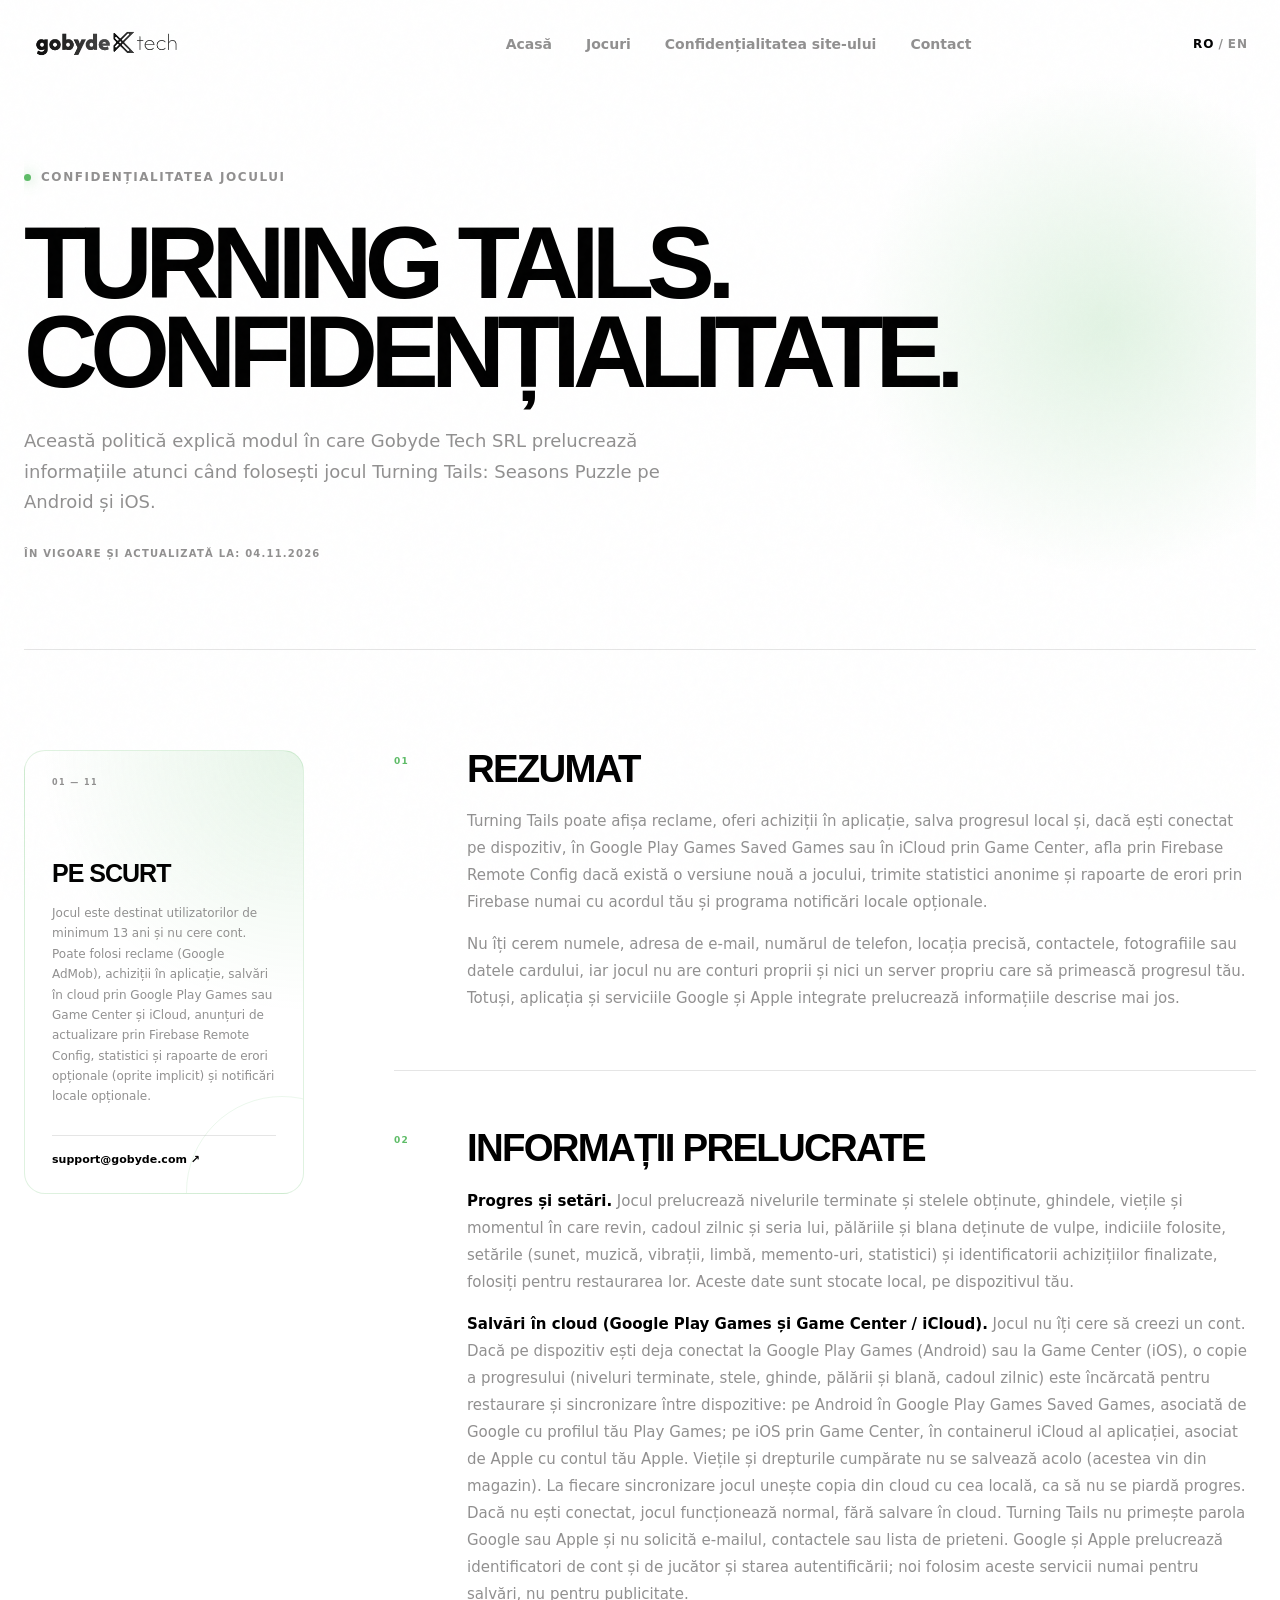
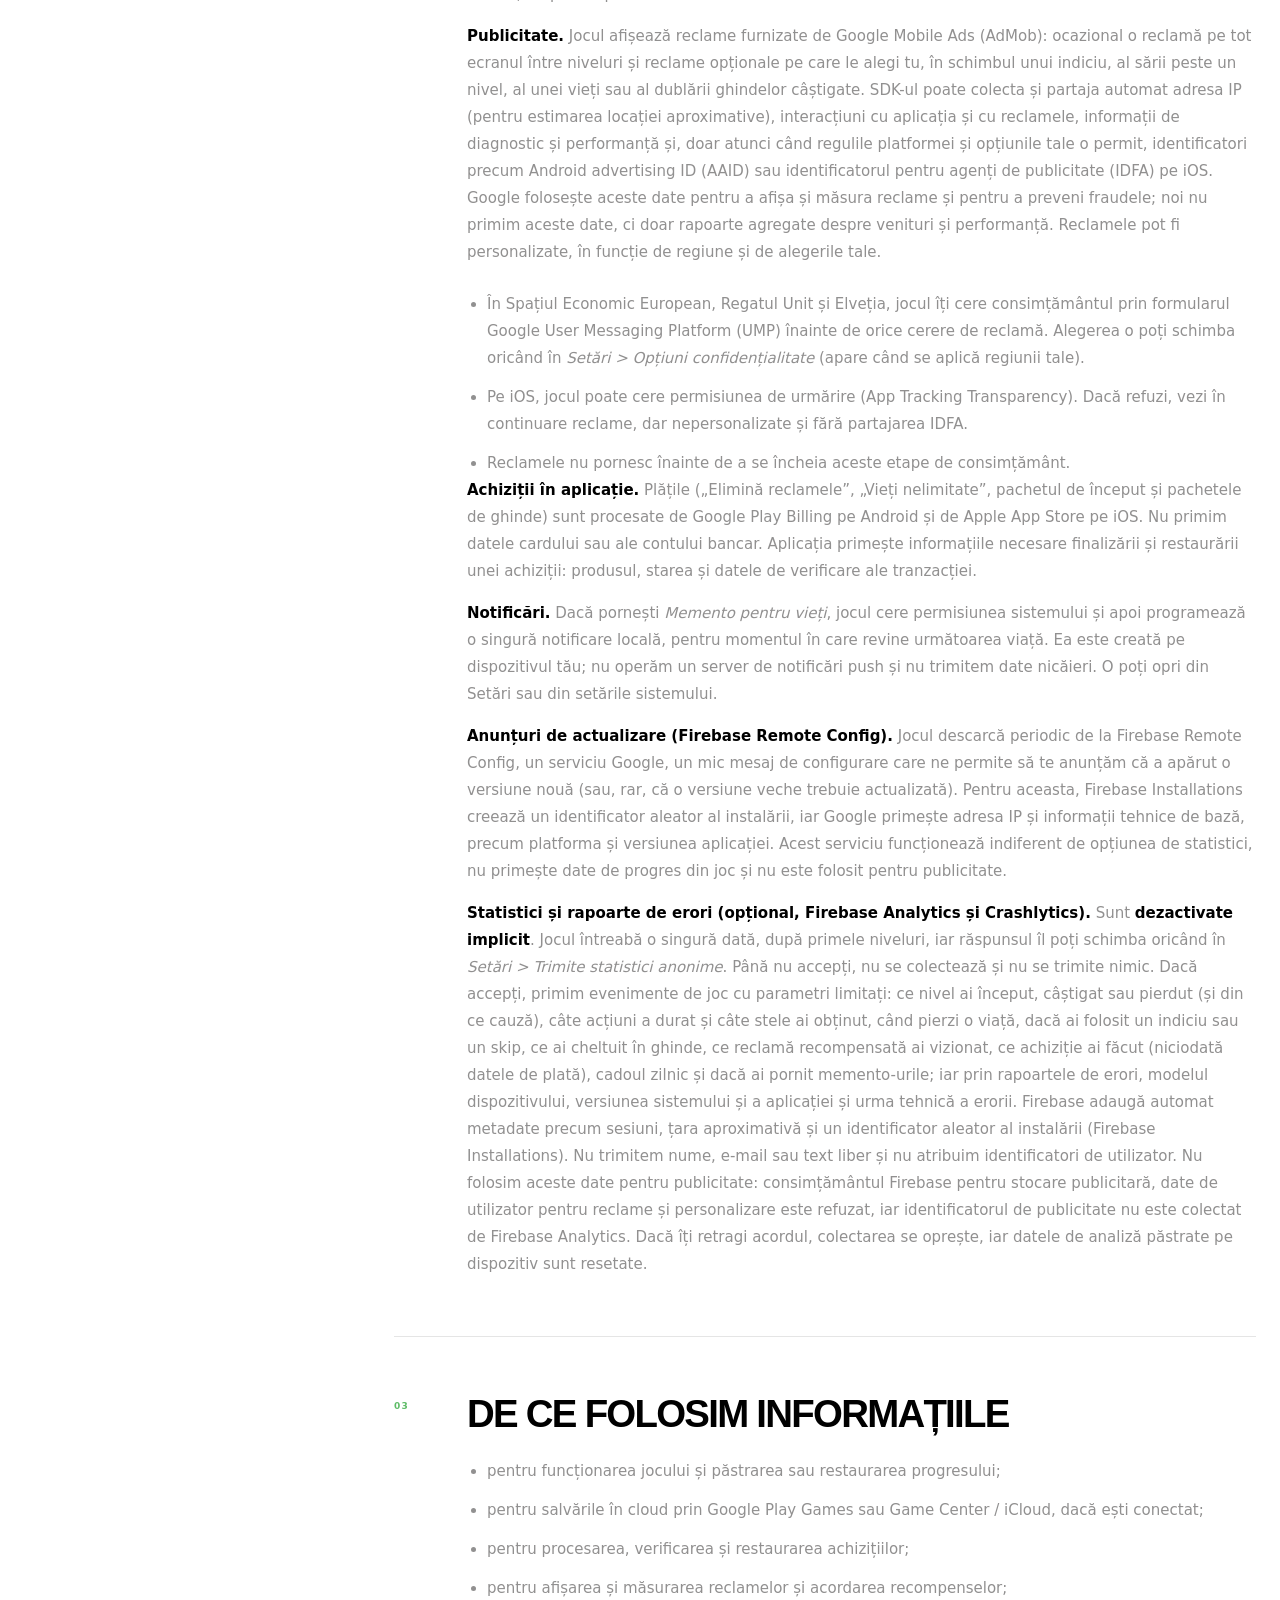
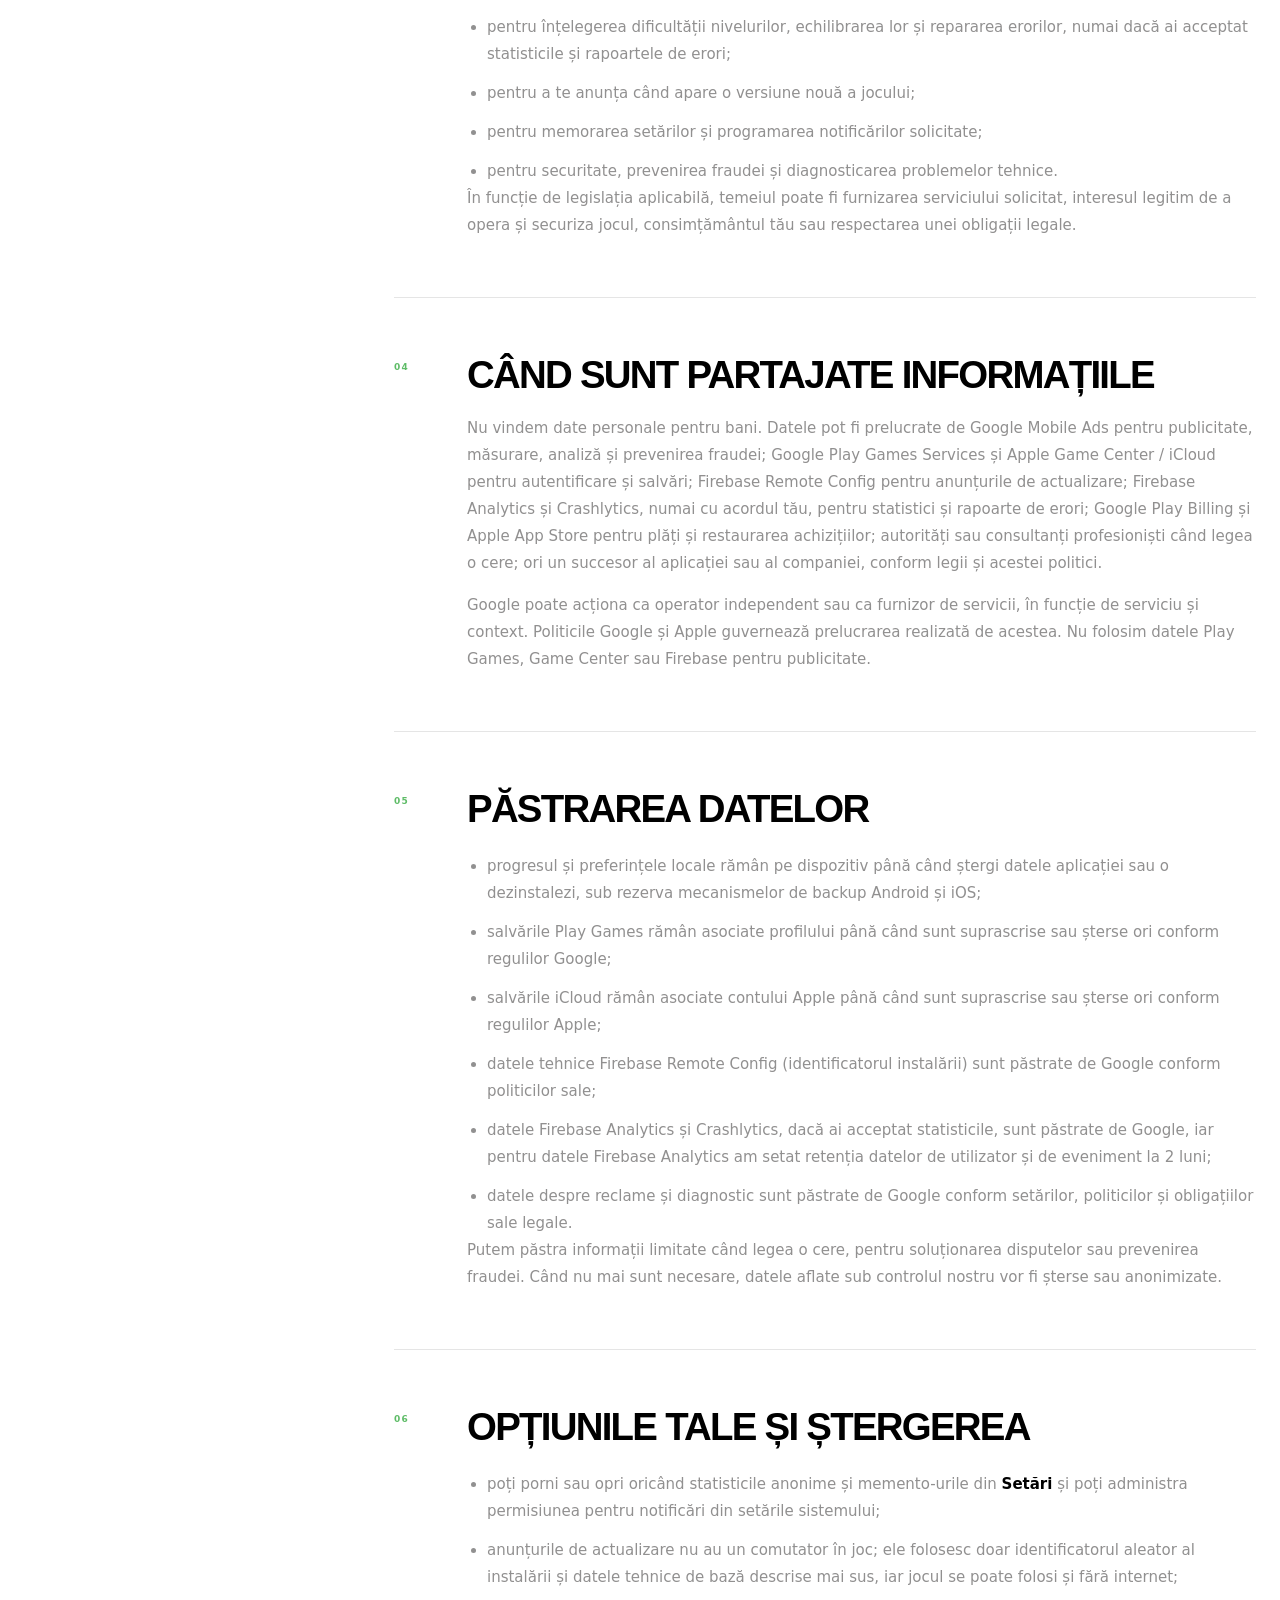
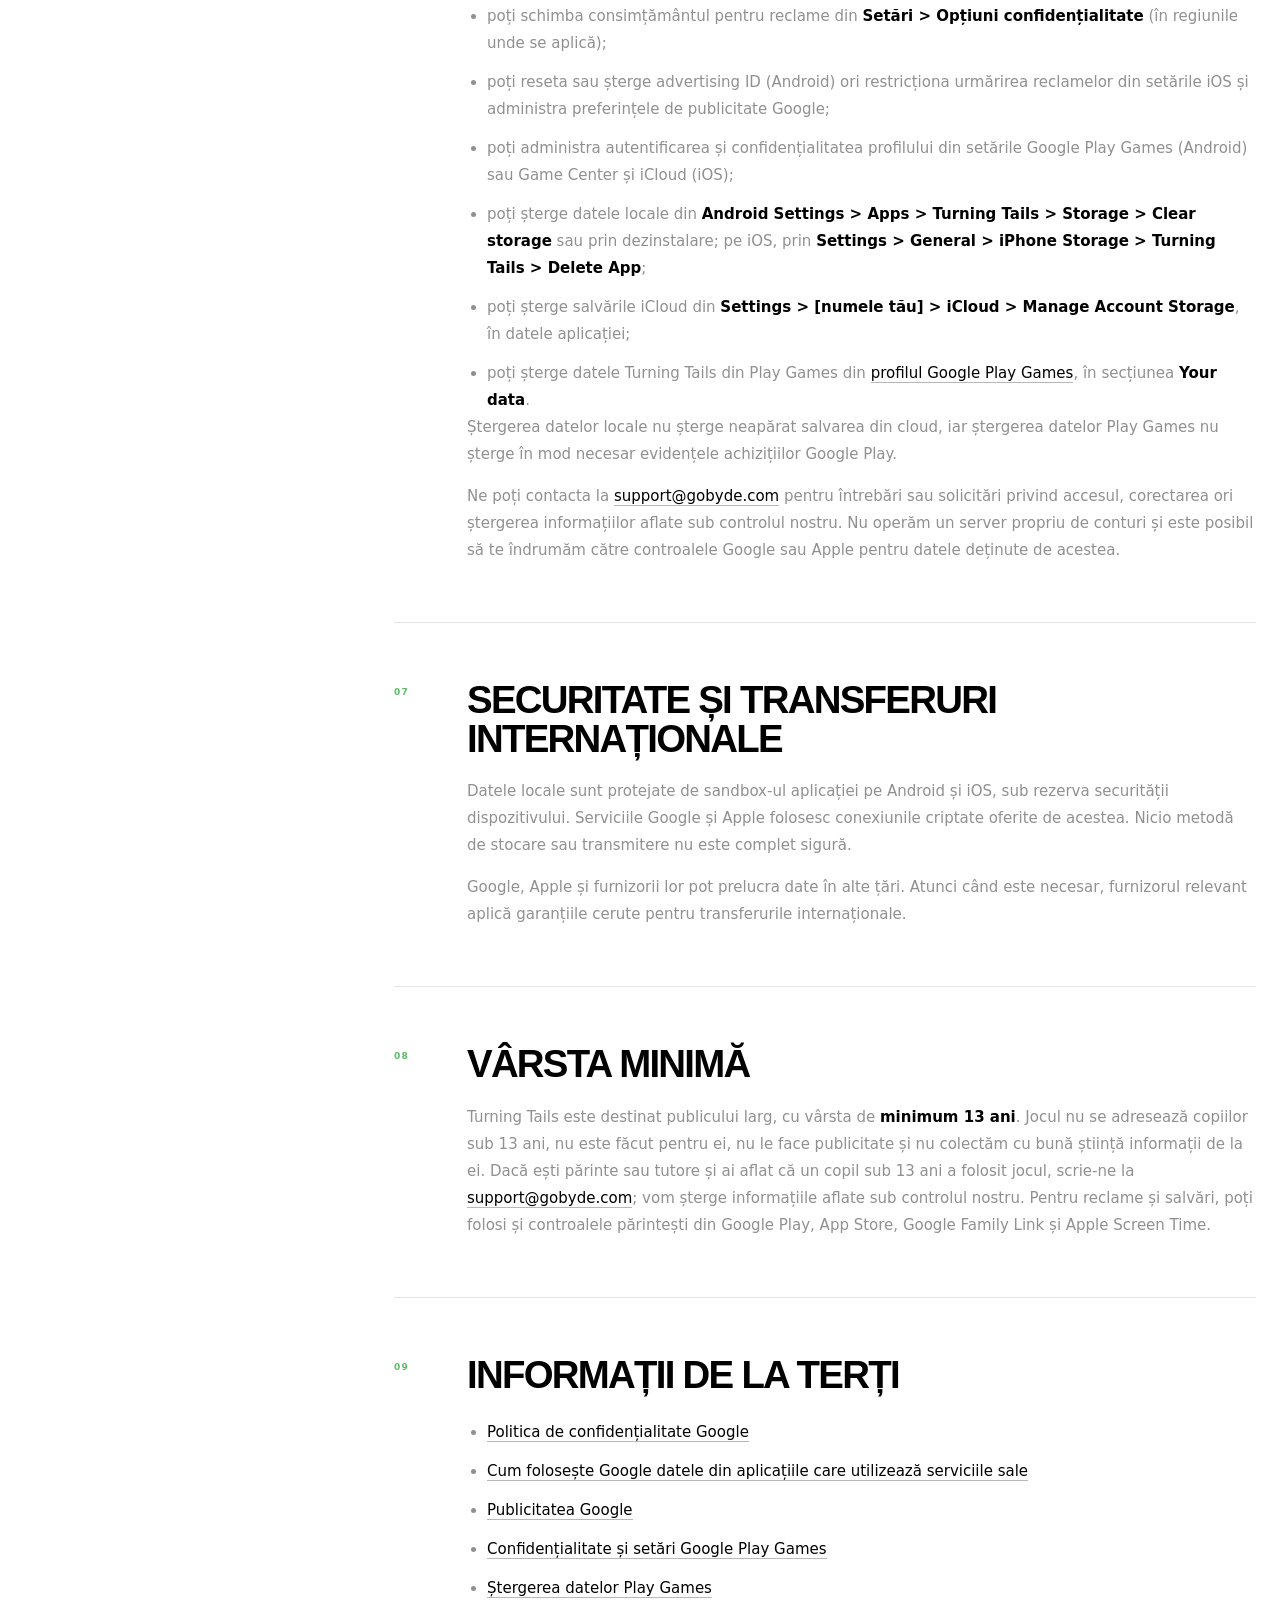
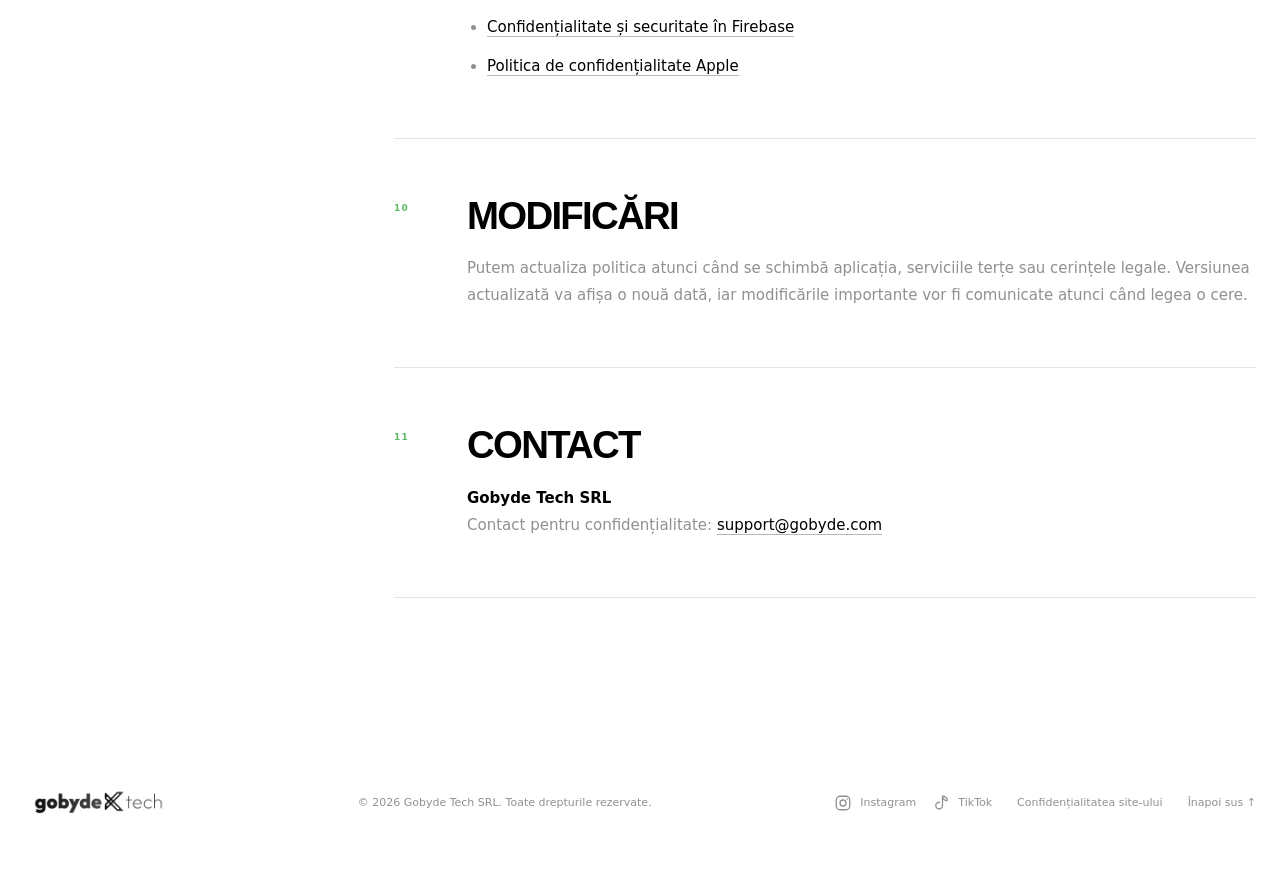
<file: turning-tails-privacy-policy.html>
<!doctype html>
<html lang="ro">
  <head>
    <meta charset="UTF-8" />
    <meta name="viewport" content="width=device-width, initial-scale=1.0" />
    <meta
      name="description"
      content="Politica de confidențialitate pentru jocul mobil Turning Tails: Seasons Puzzle, publicat de Gobyde Tech SRL."
      data-i18n-content="ttPrivacyMetaDescription"
    />
    <meta name="theme-color" content="#ffffff" />
    <meta property="og:title" content="Politica de confidențialitate Turning Tails" data-i18n-content="ttPrivacyOgTitle" />
    <meta
      property="og:description"
      content="Cum sunt prelucrate datele atunci când folosești Turning Tails."
      data-i18n-content="ttPrivacyOgDescription"
    />
    <meta property="og:type" content="website" />
    <link rel="canonical" href="https://gobyde.com/turning-tails-privacy-policy" />
    <title>Politica de confidențialitate Turning Tails</title>
    <link rel="icon" href="assets/gobyde-logo.png?v=20260811-3" type="image/png" />
    <link rel="stylesheet" href="styles.css?v=20261104-1" />
    <script src="script.js?v=20261104-1" defer></script>
  </head>
  <body class="legal-page" data-page="turning-tails-privacy-policy">
    <a class="skip-link" href="#main" data-i18n="skip">Sari la conținut</a>
    <div class="noise" aria-hidden="true"></div>

    <header class="site-header" data-header>
      <div class="nav-shell">
        <a class="brand" href="/" aria-label="GoByde">
          <span class="brand-logo" aria-hidden="true">
            <img src="assets/gobyde-logo.png?v=20260811-3" alt="" />
          </span>
        </a>

        <nav class="desktop-nav" aria-label="Navigație principală" data-i18n-aria="navLabel">
          <a href="/" data-i18n="backHome">Acasă</a>
          <a href="/#games" data-i18n="navGames">Jocuri</a>
          <a href="/privacy-policy" data-i18n="websitePrivacyLink">Confidențialitatea site-ului</a>
          <a href="/#contact" data-i18n="navContact">Contact</a>
        </nav>

        <div class="nav-actions">
          <button class="language-toggle" type="button" data-language aria-label="Switch to English">
            <span class="language-active">RO</span>
            <span class="language-divider">/</span>
            <span>EN</span>
          </button>
          <button class="menu-toggle" type="button" data-menu-toggle aria-expanded="false" aria-controls="mobile-menu">
            <span class="sr-only" data-i18n="menu">Meniu</span>
            <span></span><span></span>
          </button>
        </div>
      </div>

      <nav class="mobile-menu" id="mobile-menu" data-mobile-menu aria-label="Navigație mobilă" data-i18n-aria="mobileNavLabel">
        <a href="/" data-i18n="backHome">Acasă</a>
        <a href="/#games" data-i18n="navGames">Jocuri</a>
        <a href="/privacy-policy" data-i18n="websitePrivacyLink">Confidențialitatea site-ului</a>
        <a href="/#contact" data-i18n="navContact">Contact</a>
      </nav>
    </header>

    <main id="main" class="legal-main">
      <section class="legal-hero" id="top">
        <div class="legal-hero-glow" aria-hidden="true"></div>
        <div class="reveal localized-copy" lang="ro">
          <p class="eyebrow"><span class="status-dot"></span><span>CONFIDENȚIALITATEA JOCULUI</span></p>
          <h1>Turning Tails.<br />Confidențialitate.</h1>
          <p class="legal-intro">Această politică explică modul în care Gobyde Tech SRL prelucrează informațiile atunci când folosești jocul Turning Tails: Seasons Puzzle pe Android și iOS.</p>
          <p class="legal-updated">În vigoare și actualizată la: 04.11.2026</p>
        </div>
        <div class="reveal localized-copy" lang="en">
          <p class="eyebrow"><span class="status-dot"></span><span>GAME PRIVACY</span></p>
          <h1>Turning Tails.<br />Privacy.</h1>
          <p class="legal-intro">This policy explains how Gobyde Tech SRL handles information when you use the Turning Tails: Seasons Puzzle game on Android and iOS.</p>
          <p class="legal-updated">Effective and last updated: November 4, 2026</p>
        </div>
      </section>

      <div class="legal-layout">
        <aside class="legal-summary reveal localized-copy" lang="ro" aria-label="Pe scurt">
          <span>01 — 11</span>
          <strong>PE SCURT</strong>
          <p>Jocul este destinat utilizatorilor de minimum 13 ani și nu cere cont. Poate folosi reclame (Google AdMob), achiziții în aplicație, salvări în cloud prin Google Play Games sau Game Center și iCloud, anunțuri de actualizare prin Firebase Remote Config, statistici și rapoarte de erori opționale (oprite implicit) și notificări locale opționale.</p>
          <a href="mailto:support@gobyde.com">support@gobyde.com ↗</a>
        </aside>
        <aside class="legal-summary reveal localized-copy" lang="en" aria-label="At a glance">
          <span>01 — 11</span>
          <strong>AT A GLANCE</strong>
          <p>The game is intended for users aged 13 and older and does not ask you to create an account. It may use ads (Google AdMob), in-app purchases, cloud saves through Google Play Games or Game Center and iCloud, update notices through Firebase Remote Config, optional statistics and crash reports (off by default), and optional local notifications.</p>
          <a href="mailto:support@gobyde.com">support@gobyde.com ↗</a>
        </aside>

        <span id="deletion" class="legal-anchor" aria-hidden="true"></span>

        <article class="legal-content reveal localized-copy" lang="ro" data-delay="100">
          <section>
            <span class="legal-index">01</span>
            <div>
              <h2>Rezumat</h2>
              <p>Turning Tails poate afișa reclame, oferi achiziții în aplicație, salva progresul local și, dacă ești conectat pe dispozitiv, în Google Play Games Saved Games sau în iCloud prin Game Center, afla prin Firebase Remote Config dacă există o versiune nouă a jocului, trimite statistici anonime și rapoarte de erori prin Firebase numai cu acordul tău și programa notificări locale opționale.</p>
              <p>Nu îți cerem numele, adresa de e-mail, numărul de telefon, locația precisă, contactele, fotografiile sau datele cardului, iar jocul nu are conturi proprii și nici un server propriu care să primească progresul tău. Totuși, aplicația și serviciile Google și Apple integrate prelucrează informațiile descrise mai jos.</p>
            </div>
          </section>

          <section>
            <span class="legal-index">02</span>
            <div>
              <h2>Informații prelucrate</h2>
              <p><strong>Progres și setări.</strong> Jocul prelucrează nivelurile terminate și stelele obținute, ghindele, viețile și momentul în care revin, cadoul zilnic și seria lui, pălăriile și blana deținute de vulpe, indiciile folosite, setările (sunet, muzică, vibrații, limbă, memento-uri, statistici) și identificatorii achizițiilor finalizate, folosiți pentru restaurarea lor. Aceste date sunt stocate local, pe dispozitivul tău.</p>
              <p><strong>Salvări în cloud (Google Play Games și Game Center / iCloud).</strong> Jocul nu îți cere să creezi un cont. Dacă pe dispozitiv ești deja conectat la Google Play Games (Android) sau la Game Center (iOS), o copie a progresului (niveluri terminate, stele, ghinde, pălării și blană, cadoul zilnic) este încărcată pentru restaurare și sincronizare între dispozitive: pe Android în Google Play Games Saved Games, asociată de Google cu profilul tău Play Games; pe iOS prin Game Center, în containerul iCloud al aplicației, asociat de Apple cu contul tău Apple. Viețile și drepturile cumpărate nu se salvează acolo (acestea vin din magazin). La fiecare sincronizare jocul unește copia din cloud cu cea locală, ca să nu se piardă progres. Dacă nu ești conectat, jocul funcționează normal, fără salvare în cloud. Turning Tails nu primește parola Google sau Apple și nu solicită e-mailul, contactele sau lista de prieteni. Google și Apple prelucrează identificatori de cont și de jucător și starea autentificării; noi folosim aceste servicii numai pentru salvări, nu pentru publicitate.</p>
              <p><strong>Publicitate.</strong> Jocul afișează reclame furnizate de Google Mobile Ads (AdMob): ocazional o reclamă pe tot ecranul între niveluri și reclame opționale pe care le alegi tu, în schimbul unui indiciu, al sării peste un nivel, al unei vieți sau al dublării ghindelor câștigate. SDK-ul poate colecta și partaja automat adresa IP (pentru estimarea locației aproximative), interacțiuni cu aplicația și cu reclamele, informații de diagnostic și performanță și, doar atunci când regulile platformei și opțiunile tale o permit, identificatori precum Android advertising ID (AAID) sau identificatorul pentru agenți de publicitate (IDFA) pe iOS. Google folosește aceste date pentru a afișa și măsura reclame și pentru a preveni fraudele; noi nu primim aceste date, ci doar rapoarte agregate despre venituri și performanță. Reclamele pot fi personalizate, în funcție de regiune și de alegerile tale.</p>
              <ul>
                <li>În Spațiul Economic European, Regatul Unit și Elveția, jocul îți cere consimțământul prin formularul Google User Messaging Platform (UMP) înainte de orice cerere de reclamă. Alegerea o poți schimba oricând în <em>Setări &gt; Opțiuni confidențialitate</em> (apare când se aplică regiunii tale).</li>
                <li>Pe iOS, jocul poate cere permisiunea de urmărire (App Tracking Transparency). Dacă refuzi, vezi în continuare reclame, dar nepersonalizate și fără partajarea IDFA.</li>
                <li>Reclamele nu pornesc înainte de a se încheia aceste etape de consimțământ.</li>
              </ul>
              <p><strong>Achiziții în aplicație.</strong> Plățile („Elimină reclamele”, „Vieți nelimitate”, pachetul de început și pachetele de ghinde) sunt procesate de Google Play Billing pe Android și de Apple App Store pe iOS. Nu primim datele cardului sau ale contului bancar. Aplicația primește informațiile necesare finalizării și restaurării unei achiziții: produsul, starea și datele de verificare ale tranzacției.</p>
              <p><strong>Notificări.</strong> Dacă pornești <em>Memento pentru vieți</em>, jocul cere permisiunea sistemului și apoi programează o singură notificare locală, pentru momentul în care revine următoarea viață. Ea este creată pe dispozitivul tău; nu operăm un server de notificări push și nu trimitem date nicăieri. O poți opri din Setări sau din setările sistemului.</p>
              <p><strong>Anunțuri de actualizare (Firebase Remote Config).</strong> Jocul descarcă periodic de la Firebase Remote Config, un serviciu Google, un mic mesaj de configurare care ne permite să te anunțăm că a apărut o versiune nouă (sau, rar, că o versiune veche trebuie actualizată). Pentru aceasta, Firebase Installations creează un identificator aleator al instalării, iar Google primește adresa IP și informații tehnice de bază, precum platforma și versiunea aplicației. Acest serviciu funcționează indiferent de opțiunea de statistici, nu primește date de progres din joc și nu este folosit pentru publicitate.</p>
              <p><strong>Statistici și rapoarte de erori (opțional, Firebase Analytics și Crashlytics).</strong> Sunt <strong>dezactivate implicit</strong>. Jocul întreabă o singură dată, după primele niveluri, iar răspunsul îl poți schimba oricând în <em>Setări &gt; Trimite statistici anonime</em>. Până nu accepți, nu se colectează și nu se trimite nimic. Dacă accepți, primim evenimente de joc cu parametri limitați: ce nivel ai început, câștigat sau pierdut (și din ce cauză), câte acțiuni a durat și câte stele ai obținut, când pierzi o viață, dacă ai folosit un indiciu sau un skip, ce ai cheltuit în ghinde, ce reclamă recompensată ai vizionat, ce achiziție ai făcut (niciodată datele de plată), cadoul zilnic și dacă ai pornit memento-urile; iar prin rapoartele de erori, modelul dispozitivului, versiunea sistemului și a aplicației și urma tehnică a erorii. Firebase adaugă automat metadate precum sesiuni, țara aproximativă și un identificator aleator al instalării (Firebase Installations). Nu trimitem nume, e-mail sau text liber și nu atribuim identificatori de utilizator. Nu folosim aceste date pentru publicitate: consimțământul Firebase pentru stocare publicitară, date de utilizator pentru reclame și personalizare este refuzat, iar identificatorul de publicitate nu este colectat de Firebase Analytics. Dacă îți retragi acordul, colectarea se oprește, iar datele de analiză păstrate pe dispozitiv sunt resetate.</p>
            </div>
          </section>

          <section>
            <span class="legal-index">03</span>
            <div>
              <h2>De ce folosim informațiile</h2>
              <ul>
                <li>pentru funcționarea jocului și păstrarea sau restaurarea progresului;</li>
                <li>pentru salvările în cloud prin Google Play Games sau Game Center / iCloud, dacă ești conectat;</li>
                <li>pentru procesarea, verificarea și restaurarea achizițiilor;</li>
                <li>pentru afișarea și măsurarea reclamelor și acordarea recompenselor;</li>
                <li>pentru înțelegerea dificultății nivelurilor, echilibrarea lor și repararea erorilor, numai dacă ai acceptat statisticile și rapoartele de erori;</li>
                <li>pentru a te anunța când apare o versiune nouă a jocului;</li>
                <li>pentru memorarea setărilor și programarea notificărilor solicitate;</li>
                <li>pentru securitate, prevenirea fraudei și diagnosticarea problemelor tehnice.</li>
              </ul>
              <p>În funcție de legislația aplicabilă, temeiul poate fi furnizarea serviciului solicitat, interesul legitim de a opera și securiza jocul, consimțământul tău sau respectarea unei obligații legale.</p>
            </div>
          </section>

          <section>
            <span class="legal-index">04</span>
            <div>
              <h2>Când sunt partajate informațiile</h2>
              <p>Nu vindem date personale pentru bani. Datele pot fi prelucrate de Google Mobile Ads pentru publicitate, măsurare, analiză și prevenirea fraudei; Google Play Games Services și Apple Game Center / iCloud pentru autentificare și salvări; Firebase Remote Config pentru anunțurile de actualizare; Firebase Analytics și Crashlytics, numai cu acordul tău, pentru statistici și rapoarte de erori; Google Play Billing și Apple App Store pentru plăți și restaurarea achizițiilor; autorități sau consultanți profesioniști când legea o cere; ori un succesor al aplicației sau al companiei, conform legii și acestei politici.</p>
              <p>Google poate acționa ca operator independent sau ca furnizor de servicii, în funcție de serviciu și context. Politicile Google și Apple guvernează prelucrarea realizată de acestea. Nu folosim datele Play Games, Game Center sau Firebase pentru publicitate.</p>
            </div>
          </section>

          <section>
            <span class="legal-index">05</span>
            <div>
              <h2>Păstrarea datelor</h2>
              <ul>
                <li>progresul și preferințele locale rămân pe dispozitiv până când ștergi datele aplicației sau o dezinstalezi, sub rezerva mecanismelor de backup Android și iOS;</li>
                <li>salvările Play Games rămân asociate profilului până când sunt suprascrise sau șterse ori conform regulilor Google;</li>
                <li>salvările iCloud rămân asociate contului Apple până când sunt suprascrise sau șterse ori conform regulilor Apple;</li>
                <li>datele tehnice Firebase Remote Config (identificatorul instalării) sunt păstrate de Google conform politicilor sale;</li>
                <li>datele Firebase Analytics și Crashlytics, dacă ai acceptat statisticile, sunt păstrate de Google, iar pentru datele Firebase Analytics am setat retenția datelor de utilizator și de eveniment la 2 luni;</li>
                <li>datele despre reclame și diagnostic sunt păstrate de Google conform setărilor, politicilor și obligațiilor sale legale.</li>
              </ul>
              <p>Putem păstra informații limitate când legea o cere, pentru soluționarea disputelor sau prevenirea fraudei. Când nu mai sunt necesare, datele aflate sub controlul nostru vor fi șterse sau anonimizate.</p>
            </div>
          </section>

          <section>
            <span class="legal-index">06</span>
            <div>
              <h2>Opțiunile tale și ștergerea</h2>
              <ul>
                <li>poți porni sau opri oricând statisticile anonime și memento-urile din <strong>Setări</strong> și poți administra permisiunea pentru notificări din setările sistemului;</li>
                <li>anunțurile de actualizare nu au un comutator în joc; ele folosesc doar identificatorul aleator al instalării și datele tehnice de bază descrise mai sus, iar jocul se poate folosi și fără internet;</li>
                <li>poți schimba consimțământul pentru reclame din <strong>Setări &gt; Opțiuni confidențialitate</strong> (în regiunile unde se aplică);</li>
                <li>poți reseta sau șterge advertising ID (Android) ori restricționa urmărirea reclamelor din setările iOS și administra preferințele de publicitate Google;</li>
                <li>poți administra autentificarea și confidențialitatea profilului din setările Google Play Games (Android) sau Game Center și iCloud (iOS);</li>
                <li>poți șterge datele locale din <strong>Android Settings &gt; Apps &gt; Turning Tails &gt; Storage &gt; Clear storage</strong> sau prin dezinstalare; pe iOS, prin <strong>Settings &gt; General &gt; iPhone Storage &gt; Turning Tails &gt; Delete App</strong>;</li>
                <li>poți șterge salvările iCloud din <strong>Settings &gt; [numele tău] &gt; iCloud &gt; Manage Account Storage</strong>, în datele aplicației;</li>
                <li>poți șterge datele Turning Tails din Play Games din <a href="https://play.google.com/games/profile">profilul Google Play Games</a>, în secțiunea <strong>Your data</strong>.</li>
              </ul>
              <p>Ștergerea datelor locale nu șterge neapărat salvarea din cloud, iar ștergerea datelor Play Games nu șterge în mod necesar evidențele achizițiilor Google Play.</p>
              <p>Ne poți contacta la <a href="mailto:support@gobyde.com">support@gobyde.com</a> pentru întrebări sau solicitări privind accesul, corectarea ori ștergerea informațiilor aflate sub controlul nostru. Nu operăm un server propriu de conturi și este posibil să te îndrumăm către controalele Google sau Apple pentru datele deținute de acestea.</p>
            </div>
          </section>

          <section>
            <span class="legal-index">07</span>
            <div>
              <h2>Securitate și transferuri internaționale</h2>
              <p>Datele locale sunt protejate de sandbox-ul aplicației pe Android și iOS, sub rezerva securității dispozitivului. Serviciile Google și Apple folosesc conexiunile criptate oferite de acestea. Nicio metodă de stocare sau transmitere nu este complet sigură.</p>
              <p>Google, Apple și furnizorii lor pot prelucra date în alte țări. Atunci când este necesar, furnizorul relevant aplică garanțiile cerute pentru transferurile internaționale.</p>
            </div>
          </section>

          <section>
            <span class="legal-index">08</span>
            <div>
              <h2>Vârsta minimă</h2>
              <p>Turning Tails este destinat publicului larg, cu vârsta de <strong>minimum 13 ani</strong>. Jocul nu se adresează copiilor sub 13 ani, nu este făcut pentru ei, nu le face publicitate și nu colectăm cu bună știință informații de la ei. Dacă ești părinte sau tutore și ai aflat că un copil sub 13 ani a folosit jocul, scrie-ne la <a href="mailto:support@gobyde.com">support@gobyde.com</a>; vom șterge informațiile aflate sub controlul nostru. Pentru reclame și salvări, poți folosi și controalele părintești din Google Play, App Store, Google Family Link și Apple Screen Time.</p>
            </div>
          </section>

          <section>
            <span class="legal-index">09</span>
            <div>
              <h2>Informații de la terți</h2>
              <ul>
                <li><a href="https://policies.google.com/privacy">Politica de confidențialitate Google</a></li>
                <li><a href="https://policies.google.com/technologies/partner-sites">Cum folosește Google datele din aplicațiile care utilizează serviciile sale</a></li>
                <li><a href="https://policies.google.com/technologies/ads">Publicitatea Google</a></li>
                <li><a href="https://support.google.com/googleplay/answer/3129346">Confidențialitate și setări Google Play Games</a></li>
                <li><a href="https://support.google.com/googleplay/answer/9130646">Ștergerea datelor Play Games</a></li>
                <li><a href="https://firebase.google.com/support/privacy">Confidențialitate și securitate în Firebase</a></li>
                <li><a href="https://www.apple.com/legal/privacy/">Politica de confidențialitate Apple</a></li>
              </ul>
            </div>
          </section>

          <section>
            <span class="legal-index">10</span>
            <div>
              <h2>Modificări</h2>
              <p>Putem actualiza politica atunci când se schimbă aplicația, serviciile terțe sau cerințele legale. Versiunea actualizată va afișa o nouă dată, iar modificările importante vor fi comunicate atunci când legea o cere.</p>
            </div>
          </section>

          <section>
            <span class="legal-index">11</span>
            <div>
              <h2>Contact</h2>
              <p><strong>Gobyde Tech SRL</strong><br />Contact pentru confidențialitate: <a href="mailto:support@gobyde.com">support@gobyde.com</a></p>
            </div>
          </section>
        </article>

        <article class="legal-content reveal localized-copy" lang="en" data-delay="100">
          <section>
            <span class="legal-index">01</span>
            <div>
              <h2>Summary</h2>
              <p>Turning Tails may display ads, offer in-app purchases, save progress locally and, if you are signed in on your device, in Google Play Games Saved Games or in iCloud through Game Center, check through Firebase Remote Config whether a new version of the game is available, send anonymous statistics and crash reports through Firebase only with your consent, and schedule optional local notifications.</p>
              <p>We do not ask for your name, email address, phone number, precise location, contacts, photos, or payment-card details, and the game has no accounts of its own and no server of ours that receives your progress. However, the app and its integrated Google and Apple services process the information described below.</p>
            </div>
          </section>

          <section>
            <span class="legal-index">02</span>
            <div>
              <h2>Information processed</h2>
              <p><strong>Progress and settings.</strong> The game processes completed levels and stars earned, acorns, hearts and when they come back, the daily gift and its streak, the fox's hats and fur you own, hints used, settings (sound, music, vibration, language, reminders, statistics), and completed-purchase identifiers used to restore them. This data is stored locally on your device.</p>
              <p><strong>Cloud saves (Google Play Games and Game Center / iCloud).</strong> The game does not ask you to create an account. If you are already signed in to Google Play Games (Android) or Game Center (iOS) on your device, a copy of your progress (completed levels, stars, acorns, hats and fur, the daily gift) is uploaded for restoration and synchronization between devices: on Android to Google Play Games Saved Games, associated by Google with your Play Games profile; on iOS through Game Center, in the app's iCloud container, associated by Apple with your Apple account. Hearts and purchased entitlements are not saved there (they come from the store). On every sync the game merges the cloud copy with the local one so no progress is lost. If you are not signed in, the game works normally without cloud saves. Turning Tails does not receive your Google or Apple password or request your email, contacts, or friends list. Google and Apple process account and player identifiers and authentication status; we use these services only for saves, not for advertising.</p>
              <p><strong>Advertising.</strong> The game displays ads served by Google Mobile Ads (AdMob): an occasional full-screen ad between levels, and optional ads you choose to watch in return for a hint, to skip a level, for a heart, or to double the acorns you just won. The SDK may automatically collect and share an IP address (to estimate approximate location), app and ad interactions, diagnostic and performance information, and, only where platform rules and your choices permit, identifiers such as the Android advertising ID (AAID) or the identifier for advertisers (IDFA) on iOS. Google uses this data to show and measure ads and to prevent fraud; we do not receive it, only aggregated revenue and performance reports. Ads may be personalized, depending on your region and your choices.</p>
              <ul>
                <li>In the European Economic Area, the United Kingdom and Switzerland, the game asks for your consent through Google's User Messaging Platform (UMP) form before any ad is requested. You can change your choice later in <em>Settings &gt; Privacy options</em> (shown when it applies to your region).</li>
                <li>On iOS the game may ask for permission to track you (App Tracking Transparency). If you decline, you still see ads, but they are not personalized and the IDFA is not shared.</li>
                <li>Ads do not start before these consent steps are complete.</li>
              </ul>
              <p><strong>In-app purchases.</strong> Payments ("Remove ads", "Unlimited hearts", the starter pack, and acorn packs) are processed by Google Play Billing on Android and the Apple App Store on iOS. We do not receive card or bank-account details. The app receives information needed to complete and restore a purchase: the product, its status, and transaction verification data.</p>
              <p><strong>Notifications.</strong> If you turn on <em>Heart reminders</em>, the game asks your system for permission and then schedules a single local notification for when your next heart is back. It is created on your device; we do not operate a push-notification server and send no data anywhere. You can turn it off in Settings or in your system settings.</p>
              <p><strong>Update notices (Firebase Remote Config).</strong> The game periodically downloads from Firebase Remote Config, a Google service, a small configuration message that lets us tell you a new version is available (or, rarely, that an old version must be updated). To do this, Firebase Installations creates a random installation identifier, and Google receives the IP address and basic technical information such as platform and app version. This service works regardless of the statistics option, does not receive in-game progress data, and is not used for advertising.</p>
              <p><strong>Statistics and crash reports (optional, Firebase Analytics and Crashlytics).</strong> These are <strong>off by default</strong>. The game asks once, after the first few levels, and you can change your answer at any time in <em>Settings &gt; Share anonymous statistics</em>. Until you agree, nothing is collected or sent. If you agree, we receive gameplay events with limited parameters: which level you started, won or failed (and why), how many actions it took and how many stars you earned, when you lose a heart, whether you used a hint or a skip, what you spent in acorns, which rewarded ad you watched, which purchase you made (never your payment details), the daily gift, and whether you turned reminders on; and, through crash reports, the device model, system and app version, and the technical trace of the crash. Firebase automatically adds metadata such as sessions, approximate country, and a random installation identifier (Firebase Installations). We do not send names, email addresses, or free text, and we do not assign user identifiers. We do not use this data for advertising: Firebase consent for ad storage, ad user data, and ad personalization is denied, and Firebase Analytics does not collect the advertising identifier. If you withdraw consent, collection stops and the analytics data kept on the device is reset.</p>
            </div>
          </section>

          <section>
            <span class="legal-index">03</span>
            <div>
              <h2>Why information is used</h2>
              <ul>
                <li>to operate the game and preserve or restore progress;</li>
                <li>for cloud saves through Google Play Games or Game Center / iCloud, if you are signed in;</li>
                <li>to process, verify, and restore purchases;</li>
                <li>to display and measure ads and provide ad-based rewards;</li>
                <li>to understand level difficulty, balance levels, and fix errors, only if you have accepted statistics and crash reports;</li>
                <li>to tell you when a new version of the game is available;</li>
                <li>to remember settings and schedule requested notifications;</li>
                <li>to maintain security, prevent fraud, and diagnose technical issues.</li>
              </ul>
              <p>Depending on applicable law, processing may be based on providing the requested service, our legitimate interests in operating and securing the game, your consent, or compliance with legal obligations.</p>
            </div>
          </section>

          <section>
            <span class="legal-index">04</span>
            <div>
              <h2>When information is shared</h2>
              <p>We do not sell personal information for money. Information may be processed by Google Mobile Ads for advertising, measurement, analytics, and fraud prevention; Google Play Games Services and Apple Game Center / iCloud for sign-in and saved games; Firebase Remote Config for update notices; Firebase Analytics and Crashlytics, only with your consent, for statistics and crash reports; Google Play Billing and the Apple App Store for payments and purchase restoration; authorities or professional advisers when required by law; or a successor to the app or business, subject to law and this policy.</p>
              <p>Google may act as an independent controller or a service provider depending on the service and context. Google's and Apple's policies govern their own processing. We do not use Play Games, Game Center, or Firebase data for advertising.</p>
            </div>
          </section>

          <section>
            <span class="legal-index">05</span>
            <div>
              <h2>Data retention</h2>
              <ul>
                <li>local progress and preferences remain on the device until app data is cleared or the app is uninstalled, subject to Android and iOS backup behavior;</li>
                <li>Play Games saves remain associated with the profile until overwritten or deleted, or as otherwise provided by Google's rules;</li>
                <li>iCloud saves remain associated with the Apple account until overwritten or deleted, or as otherwise provided by Apple's rules;</li>
                <li>Firebase Remote Config technical data (the installation identifier) is retained by Google according to its policies;</li>
                <li>Firebase Analytics and Crashlytics data, if you accepted statistics, is retained by Google, and for Firebase Analytics data we have set both user-data and event-data retention to 2 months;</li>
                <li>advertising and diagnostic data is retained by Google according to its settings, policies, and legal obligations.</li>
              </ul>
              <p>We may retain limited information where required by law, to resolve disputes, or prevent fraud. When no longer needed, information under our control will be deleted or anonymized.</p>
            </div>
          </section>

          <section>
            <span class="legal-index">06</span>
            <div>
              <h2>Your choices and deletion</h2>
              <ul>
                <li>turn anonymous statistics and reminders on or off at any time in <strong>Settings</strong>, and manage notification permission in your system settings;</li>
                <li>update notices have no switch in the game; they use only the random installation identifier and the basic technical data described above, and the game can be played offline;</li>
                <li>change your ad consent in <strong>Settings &gt; Privacy options</strong> (in regions where it applies);</li>
                <li>reset or delete your advertising ID (Android) or limit ad tracking in iOS settings, and manage Google ad choices;</li>
                <li>manage sign-in and profile privacy in Google Play Games settings (Android) or Game Center and iCloud settings (iOS);</li>
                <li>clear local data through <strong>Android Settings &gt; Apps &gt; Turning Tails &gt; Storage &gt; Clear storage</strong>, or uninstall the app; on iOS, through <strong>Settings &gt; General &gt; iPhone Storage &gt; Turning Tails &gt; Delete App</strong>;</li>
                <li>delete iCloud saves from <strong>Settings &gt; [your name] &gt; iCloud &gt; Manage Account Storage</strong>, in the app's data;</li>
                <li>delete Turning Tails Play Games data from your <a href="https://play.google.com/games/profile">Google Play Games profile</a> under <strong>Your data</strong>.</li>
              </ul>
              <p>Clearing local data does not necessarily delete a cloud save, and deleting Play Games data does not necessarily delete Google Play purchase records.</p>
              <p>Contact <a href="mailto:support@gobyde.com">support@gobyde.com</a> with privacy questions or requests to access, correct, or delete information under our control. We do not operate our own account server and may direct you to Google's or Apple's controls for information they hold.</p>
            </div>
          </section>

          <section>
            <span class="legal-index">07</span>
            <div>
              <h2>Security and international processing</h2>
              <p>Local data is protected by the app sandbox on Android and iOS, subject to your device's security. Google and Apple services use the encrypted connections they provide. No storage or transmission method is completely secure.</p>
              <p>Google, Apple, and their providers may process information in other countries. Where required, the relevant provider applies safeguards for international transfers.</p>
            </div>
          </section>

          <section>
            <span class="legal-index">08</span>
            <div>
              <h2>Minimum age</h2>
              <p>Turning Tails is intended for a general audience aged <strong>13 and older</strong>. The game is not directed to children under 13, is not made for them, is not marketed to them, and we do not knowingly collect information from them. If you are a parent or guardian and believe a child under 13 has used the game, write to us at <a href="mailto:support@gobyde.com">support@gobyde.com</a> and we will delete information under our control. You can also use the parental controls in Google Play, the App Store, Google Family Link, and Apple Screen Time.</p>
            </div>
          </section>

          <section>
            <span class="legal-index">09</span>
            <div>
              <h2>Third-party privacy information</h2>
              <ul>
                <li><a href="https://policies.google.com/privacy">Google Privacy Policy</a></li>
                <li><a href="https://policies.google.com/technologies/partner-sites">How Google uses information from apps that use its services</a></li>
                <li><a href="https://policies.google.com/technologies/ads">Google advertising</a></li>
                <li><a href="https://support.google.com/googleplay/answer/3129346">Google Play Games privacy and settings</a></li>
                <li><a href="https://support.google.com/googleplay/answer/9130646">Delete Play Games data</a></li>
                <li><a href="https://firebase.google.com/support/privacy">Privacy and security in Firebase</a></li>
                <li><a href="https://www.apple.com/legal/privacy/">Apple Privacy Policy</a></li>
              </ul>
            </div>
          </section>

          <section>
            <span class="legal-index">10</span>
            <div>
              <h2>Changes</h2>
              <p>We may update this policy when the app, third-party services, or legal requirements change. The updated version will display a new date, and material changes will be communicated where required by law.</p>
            </div>
          </section>

          <section>
            <span class="legal-index">11</span>
            <div>
              <h2>Contact</h2>
              <p><strong>Gobyde Tech SRL</strong><br />Privacy contact: <a href="mailto:support@gobyde.com">support@gobyde.com</a></p>
            </div>
          </section>
        </article>
      </div>
    </main>

    <footer class="site-footer">
      <a class="brand" href="/" aria-label="GoByde">
        <span class="brand-logo" aria-hidden="true">
          <img src="assets/gobyde-logo.png?v=20260811-3" alt="" loading="lazy" />
        </span>
      </a>
      <p>© <span data-year></span> Gobyde Tech SRL. <span data-i18n="rights">Toate drepturile rezervate.</span></p>
      <div class="footer-links">
        <div class="social-links footer-social">
          <a class="social-link" href="https://www.instagram.com/gobyde_tech/" target="_blank" rel="noopener noreferrer"><svg viewBox="0 0 24 24" aria-hidden="true"><rect x="3" y="3" width="18" height="18" rx="5" /><circle cx="12" cy="12" r="4" /><circle cx="17.5" cy="6.5" r="1" fill="currentColor" stroke="none" /></svg><span>Instagram</span></a>
          <a class="social-link" href="https://www.tiktok.com/@gobydetech" target="_blank" rel="noopener noreferrer"><svg viewBox="0 0 24 24" aria-hidden="true"><path d="M14 3v12.5a4.5 4.5 0 1 1-4-4.47M14 3c.5 3.5 2.5 5.5 6 6V5.5C18 5.2 17 4 16.5 3Z" /></svg><span>TikTok</span></a>
        </div>
        <a href="/privacy-policy" data-i18n="websitePrivacyLink">Confidențialitatea site-ului</a>
        <a href="#top" class="back-top"><span data-i18n="backTop">Înapoi sus</span> ↑</a>
      </div>
    </footer>
  </body>
</html>
</file>
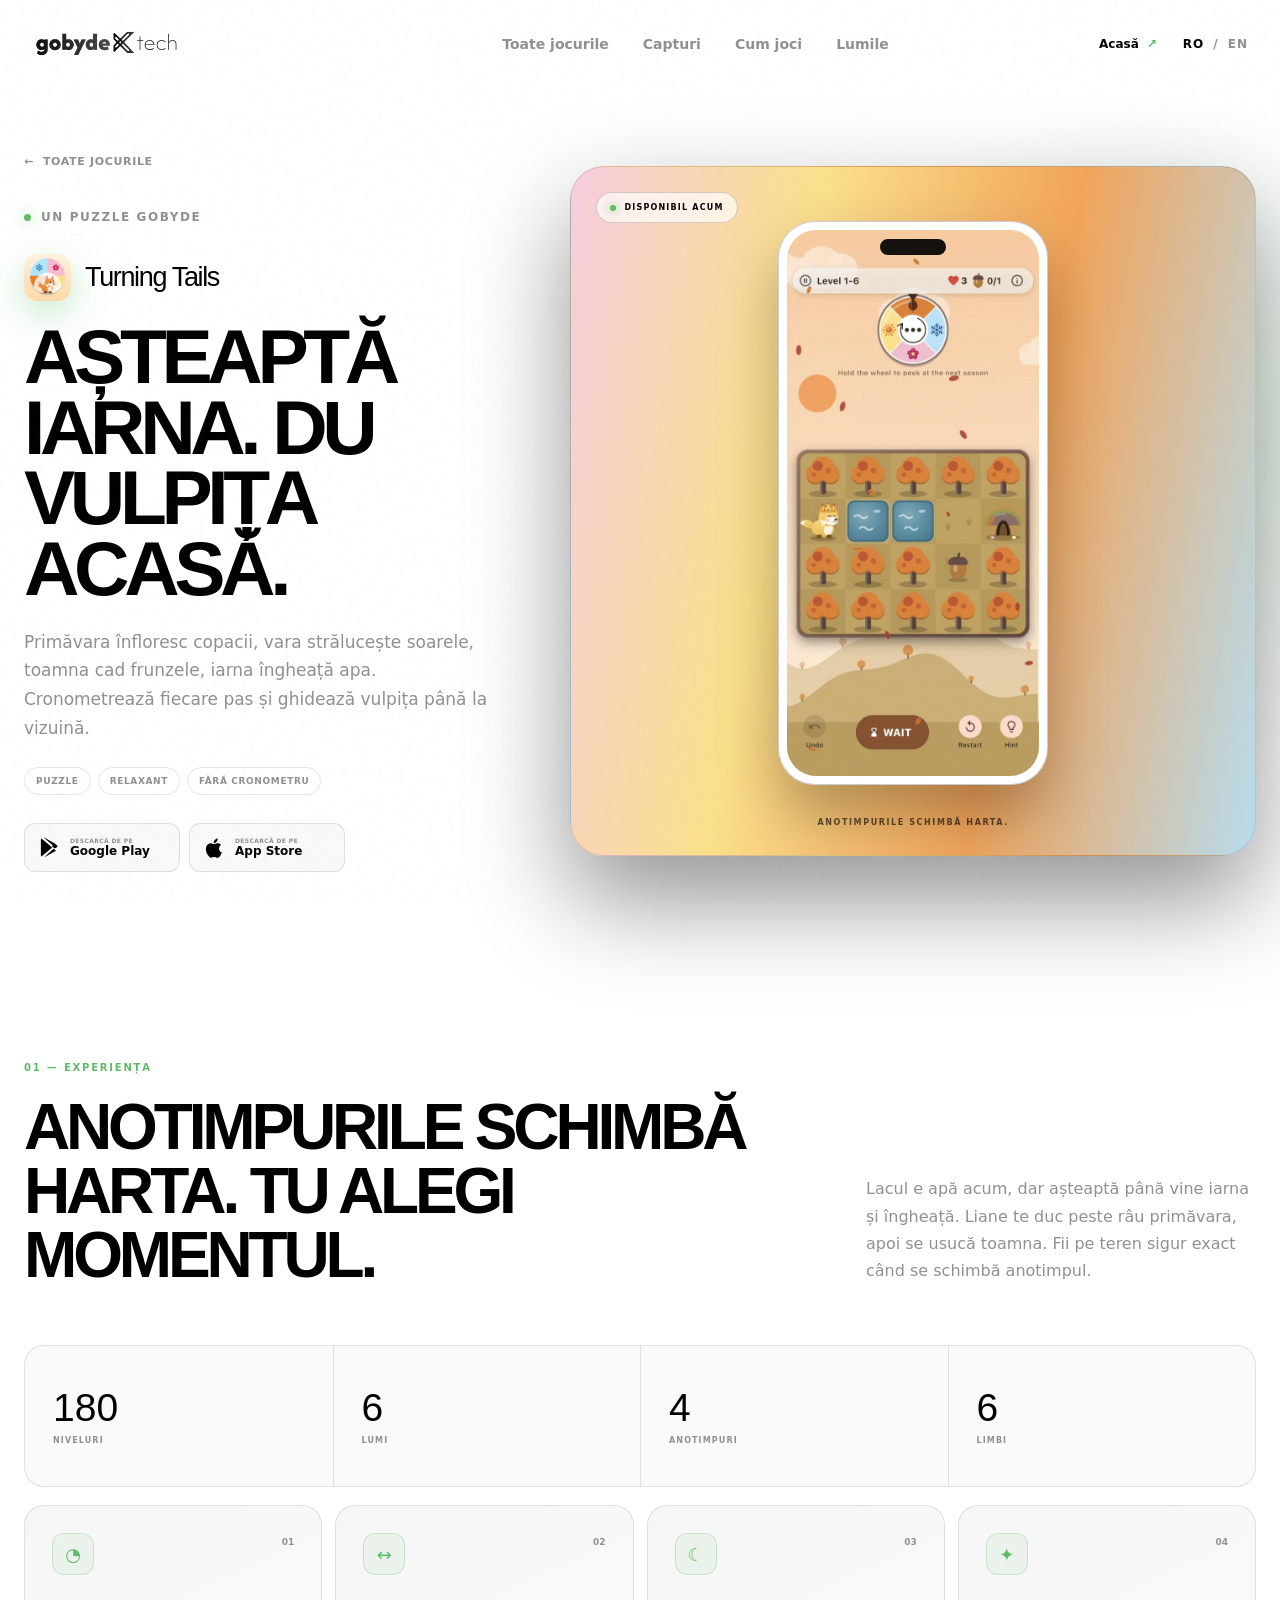
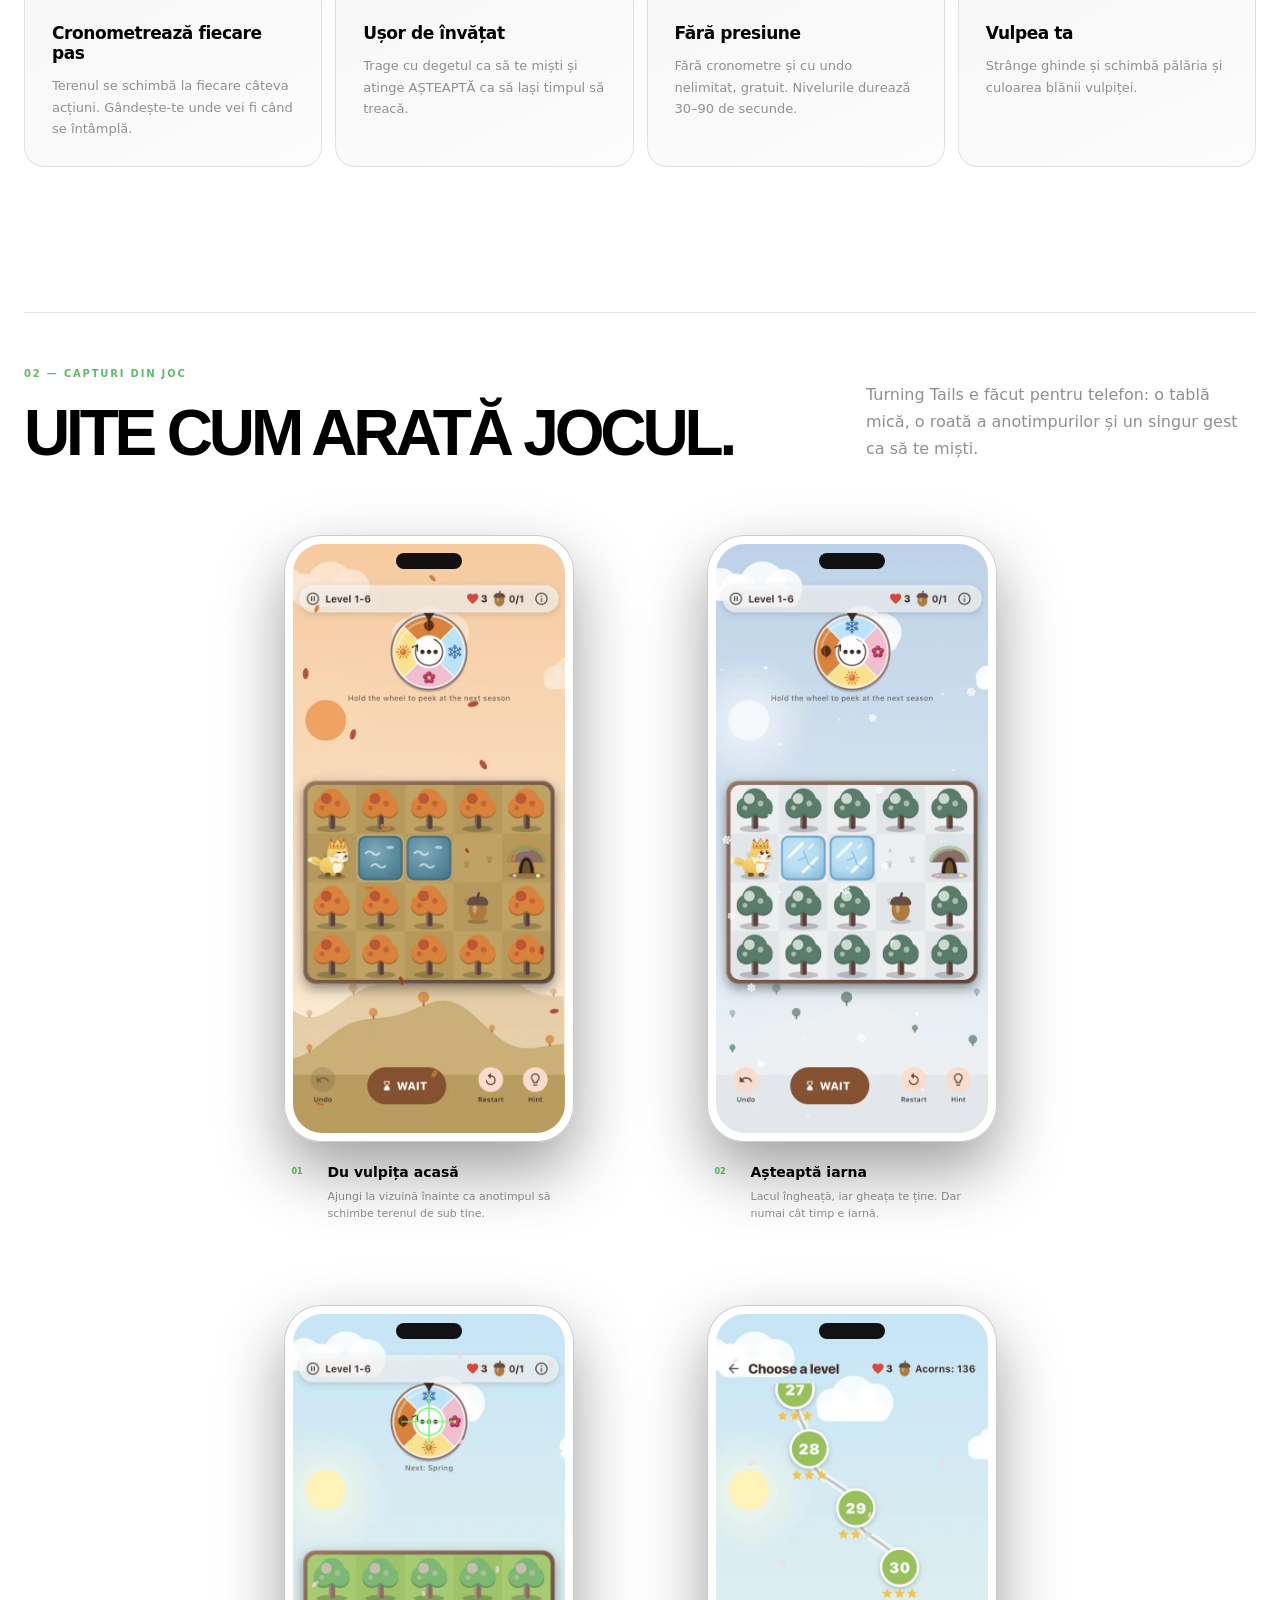
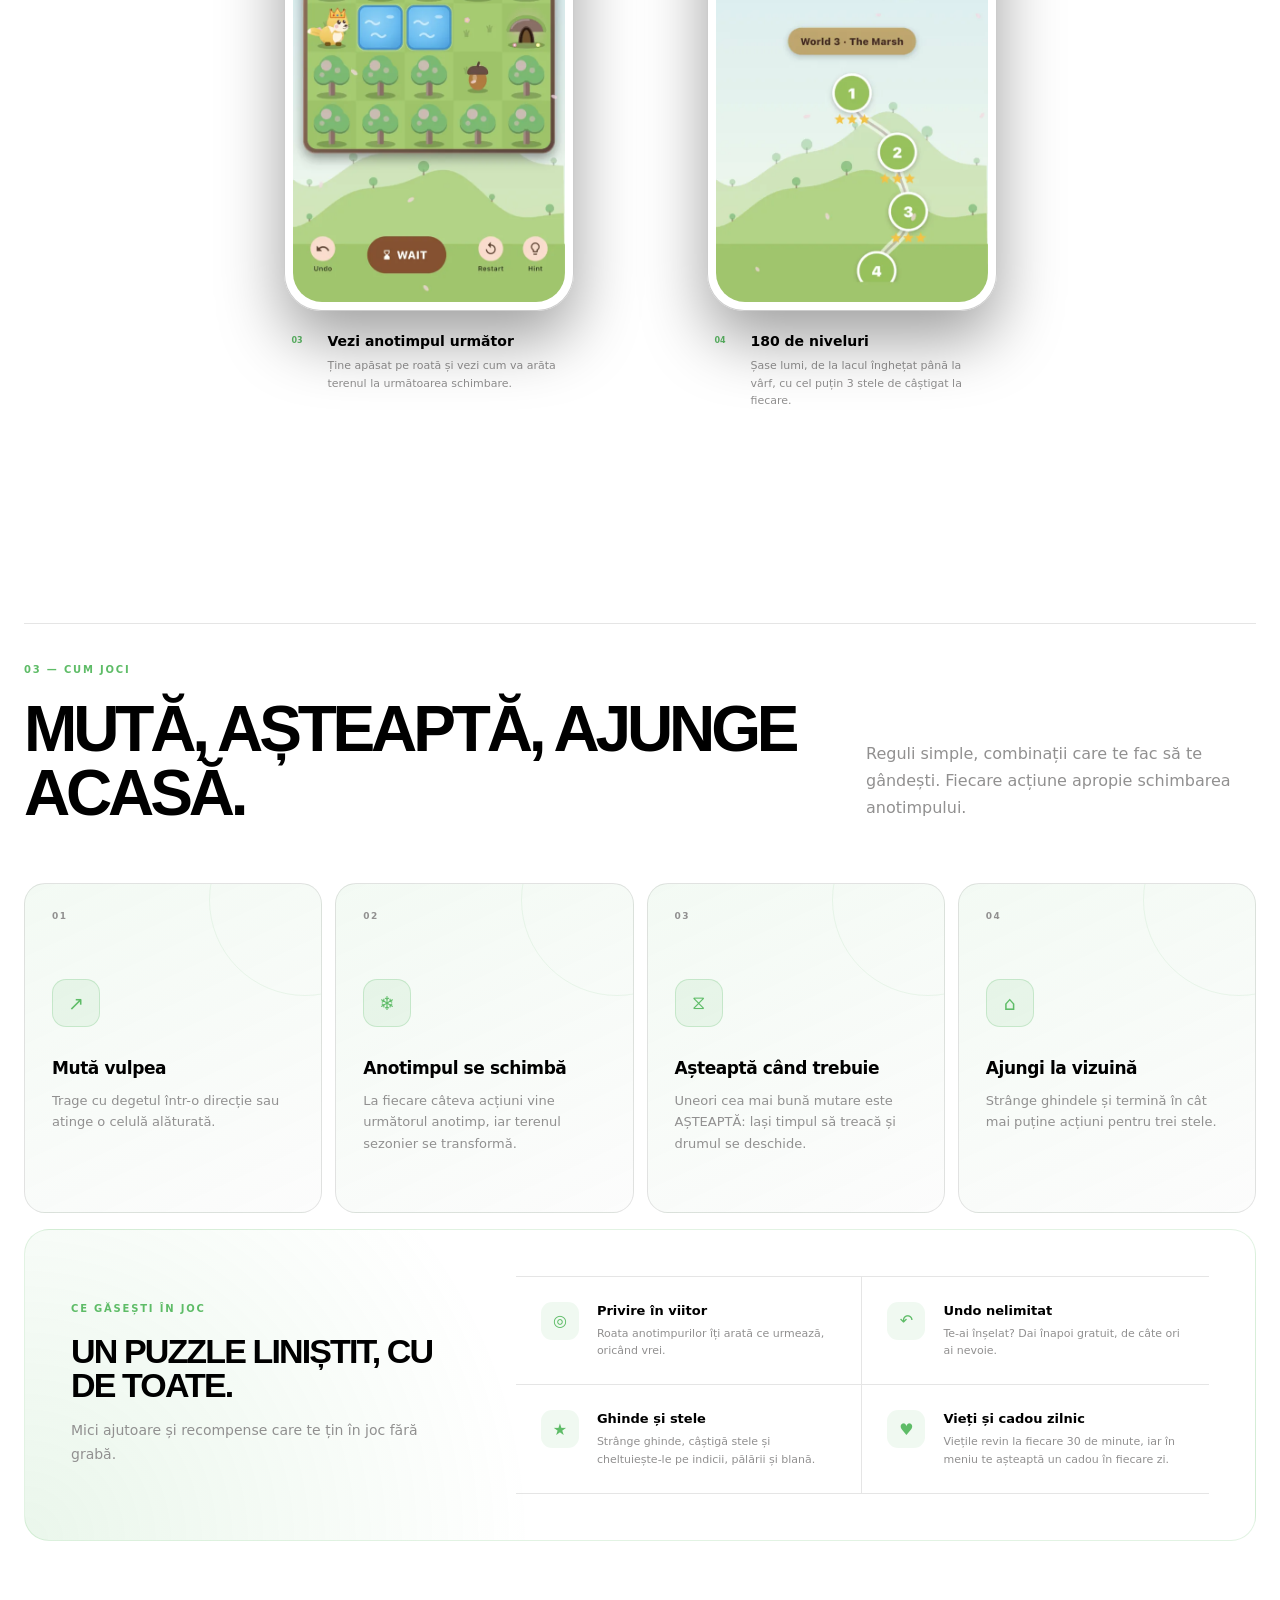
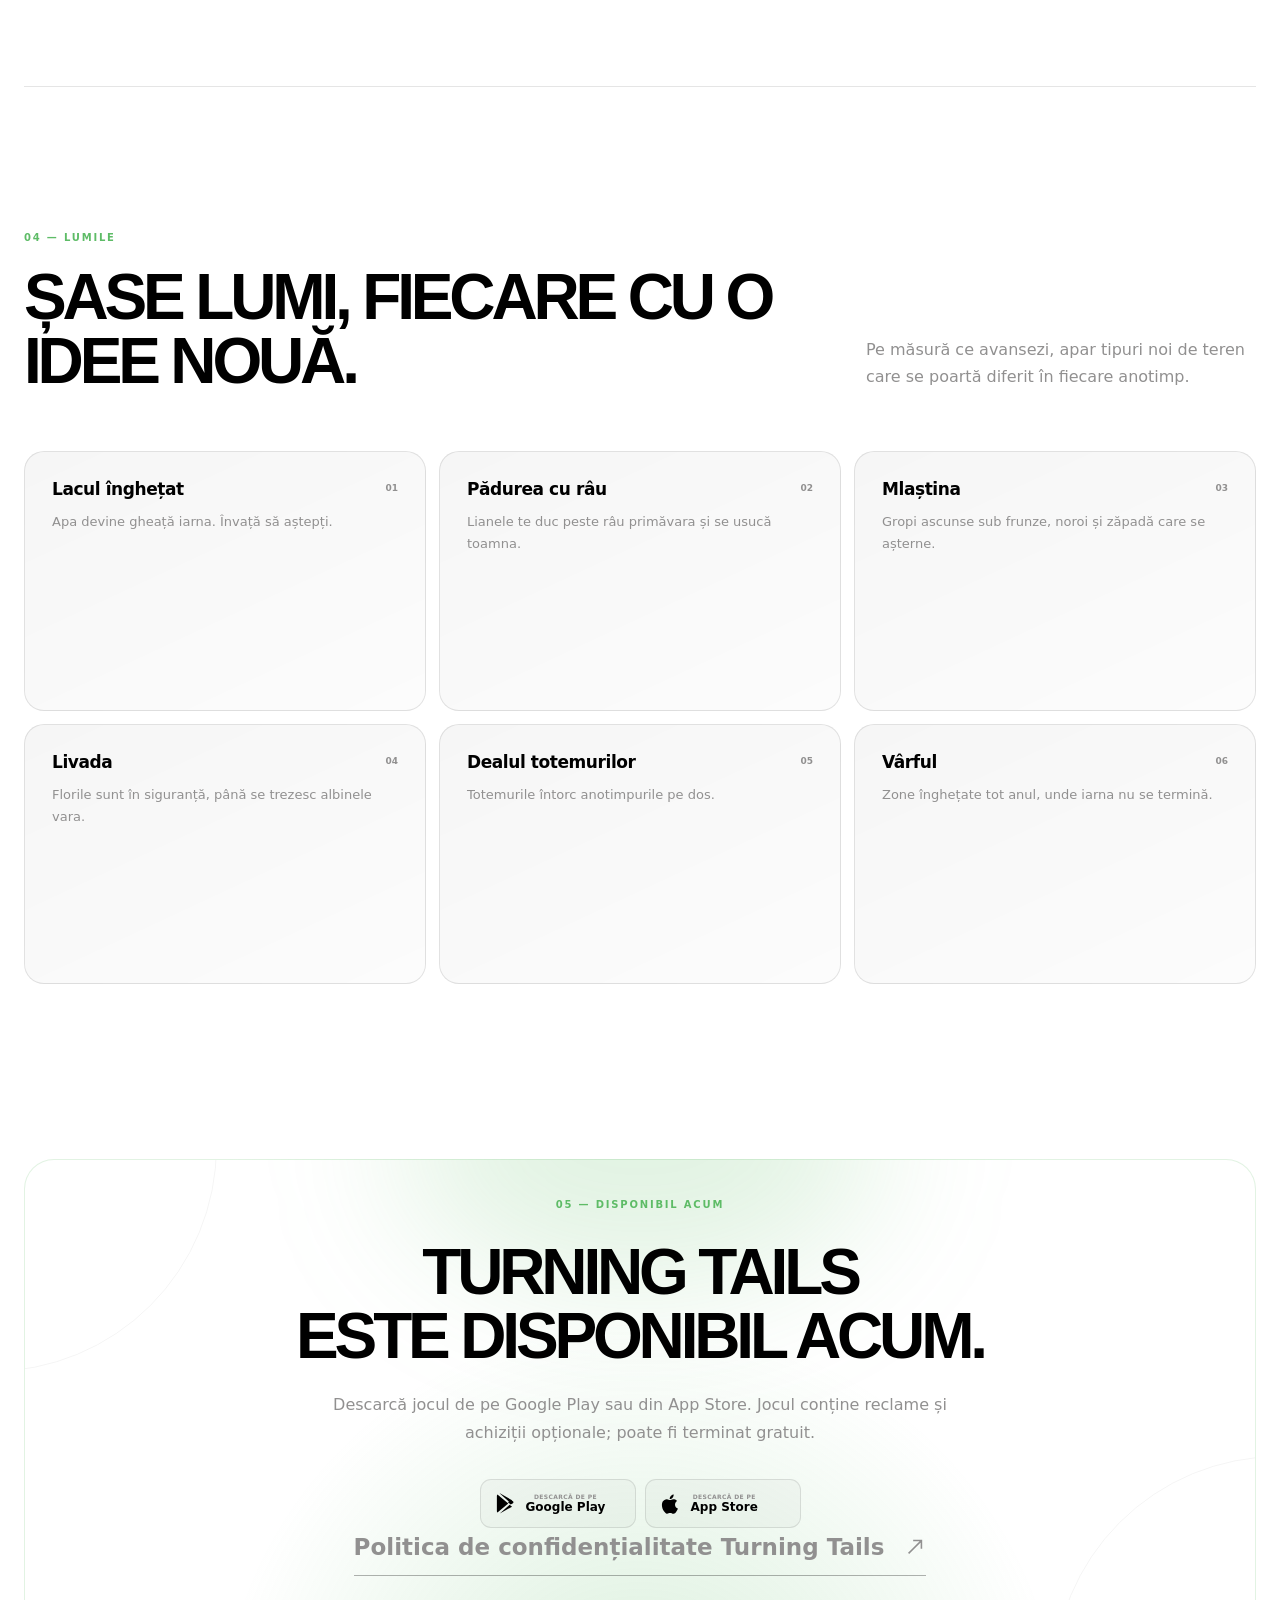
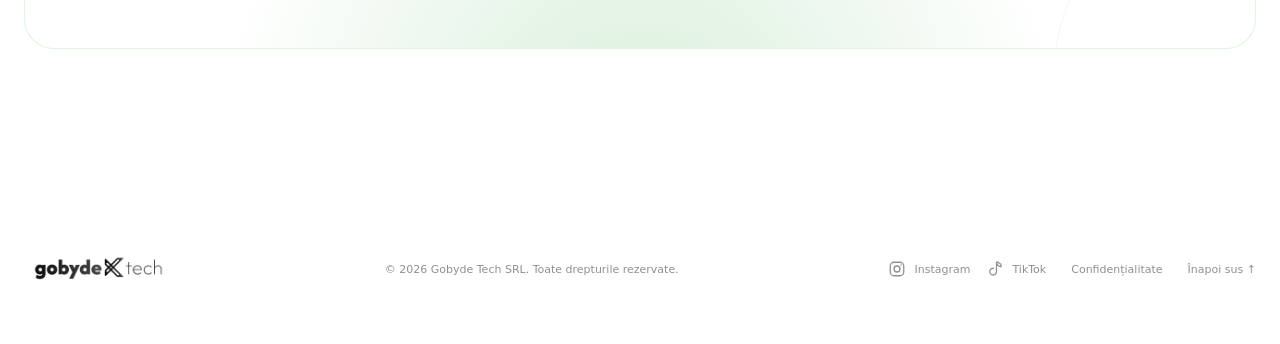
<file: turning-tails.html>
<!doctype html>
<html lang="ro">
  <head>
    <meta charset="UTF-8" />
    <meta name="viewport" content="width=device-width, initial-scale=1.0" />
    <meta
      name="description"
      content="Turning Tails: Seasons Puzzle este un joc puzzle pentru mobil în care ghidezi o vulpiță acasă, în timp ce anotimpurile schimbă harta."
      data-i18n-content="ttMetaDescription"
    />
    <meta name="theme-color" content="#ffffff" />
    <meta property="og:title" content="Turning Tails: Seasons Puzzle — Joc GoByde" data-i18n-content="ttOgTitle" />
    <meta
      property="og:description"
      content="Așteaptă iarna, treci gheața și du vulpița acasă. 180 de puzzle-uri în 6 lumi."
      data-i18n-content="ttOgDescription"
    />
    <meta property="og:type" content="website" />
    <meta property="og:url" content="https://gobyde.com/turning-tails" />
    <meta property="og:site_name" content="GoByde" />
    <meta property="og:locale" content="ro_RO" />
    <meta property="og:locale:alternate" content="en_US" />
    <meta property="og:image" content="https://gobyde.com/assets/og-turning-tails.jpg" />
    <meta property="og:image:width" content="1200" />
    <meta property="og:image:height" content="630" />
    <meta name="twitter:card" content="summary_large_image" />
    <link rel="canonical" href="https://gobyde.com/turning-tails" />
    <link rel="alternate" hreflang="ro" href="https://gobyde.com/turning-tails" />
    <link rel="alternate" hreflang="en" href="https://gobyde.com/en/turning-tails" />
    <link rel="alternate" hreflang="x-default" href="https://gobyde.com/turning-tails" />
    <title>Turning Tails — Joc GoByde</title>
    <link rel="icon" href="assets/gobyde-logo.png?v=20260811-3" type="image/png" />
    <link rel="stylesheet" href="styles.css?v=20261104-1" />
    <script src="script.js?v=20261117-2" defer></script>
    <script type="application/ld+json">
    {
      "@context": "https://schema.org",
      "@type": "VideoGame",
      "name": "Turning Tails: Seasons Puzzle",
      "url": "https://gobyde.com/turning-tails",
      "image": "https://gobyde.com/assets/og-turning-tails.jpg",
      "applicationCategory": "GameApplication",
      "operatingSystem": "Android, iOS",
      "genre": "Puzzle",
      "publisher": {
        "@id": "https://gobyde.com/#organization"
      },
      "installUrl": [
        "https://play.google.com/store/apps/details?id=com.gobyde.turningtails",
        "https://apps.apple.com/ro/app/turning-tails-seasons-puzzle/id6830235176"
      ],
      "description": "Turning Tails: Seasons Puzzle este un joc puzzle pentru mobil în care ghidezi o vulpiță acasă, în timp ce anotimpurile schimbă harta."
    }
    </script>
  </head>
  <body data-alt-url="/en/turning-tails" class="game-page" data-page="turning-tails">
    <a class="skip-link" href="#main" data-i18n="skip">Sari la conținut</a>
    <div class="noise" aria-hidden="true"></div>

    <header class="site-header" data-header>
      <div class="nav-shell">
        <a class="brand" href="/" aria-label="GoByde">
          <span class="brand-logo" aria-hidden="true">
            <img src="assets/gobyde-logo.png?v=20260811-3" alt="" />
          </span>
        </a>

        <nav class="desktop-nav" aria-label="Navigație principală" data-i18n-aria="navLabel">
          <a href="/#games" data-i18n="allGames">Toate jocurile</a>
          <a href="#screens" data-i18n="navGallery">Capturi</a>
          <a href="#gameplay" data-i18n="navGameplay">Cum joci</a>
          <a href="#worlds" data-i18n="ttNavWorlds">Lumile</a>
        </nav>

        <div class="nav-actions">
          <a class="nav-home-link" href="/">
            <span data-i18n="backHome">Acasă</span>
            <span aria-hidden="true">↗</span>
          </a>
          <button class="language-toggle" type="button" data-language aria-label="Switch to English">
            <span class="language-active">RO</span>
            <span class="language-divider">/</span>
            <span>EN</span>
          </button>
          <button class="menu-toggle" type="button" data-menu-toggle aria-expanded="false" aria-controls="mobile-menu">
            <span class="sr-only" data-i18n="menu">Meniu</span>
            <span></span><span></span>
          </button>
        </div>
      </div>

      <nav class="mobile-menu" id="mobile-menu" data-mobile-menu aria-label="Navigație mobilă" data-i18n-aria="mobileNavLabel">
        <a href="/#games" data-i18n="allGames">Toate jocurile</a>
        <a href="#screens" data-i18n="navGallery">Capturi</a>
        <a href="#gameplay" data-i18n="navGameplay">Cum joci</a>
        <a href="#worlds" data-i18n="ttNavWorlds">Lumile</a>
        <a href="/" data-i18n="backHome">Acasă</a>
      </nav>
    </header>

    <main id="main">
      <section class="game-detail-hero" id="top">
        <div class="detail-hero-glow" aria-hidden="true"></div>
        <div class="detail-hero-copy reveal">
          <a class="breadcrumb" href="/#games">
            <span aria-hidden="true">←</span>
            <span data-i18n="allGames">Toate jocurile</span>
          </a>
          <p class="eyebrow">
            <span class="status-dot"></span>
            <span data-i18n="ttEyebrow">UN PUZZLE GOBYDE</span>
          </p>
          <div class="detail-logo"><img class="tt-logo-icon" src="assets/tt-icon.webp" alt="" width="47" height="47" /><p>Turning Tails</p></div>
          <h1 data-i18n="ttTagline">Așteaptă iarna. Du vulpița acasă.</h1>
          <p class="detail-lead" data-i18n="ttHeroDescription">
            Primăvara înfloresc copacii, vara strălucește soarele, toamna cad frunzele, iarna îngheață apa. Cronometrează fiecare pas și ghidează vulpița până la vizuină.
          </p>
          <div class="game-tags">
            <span data-i18n="ttTagPuzzle">Puzzle</span><span data-i18n="ttTagCozy">Relaxant</span><span data-i18n="ttTagNoTimer">Fără cronometru</span>
          </div>
          <div class="store-row detail-store-row">
              <a class="store-button" href="https://play.google.com/store/apps/details?id=com.gobyde.turningtails" target="_blank" rel="noopener noreferrer" aria-label="Descarcă Turning Tails de pe Google Play" data-i18n-aria="ttGooglePlayDownload">
                <svg viewBox="0 0 24 24" aria-hidden="true"><path d="M3.6 2.5 14.9 12 3.6 21.5c-.4-.5-.6-1.1-.6-1.8V4.3c0-.7.2-1.3.6-1.8Zm12.7 10.7 2.5 2.1-12.7 7.2 10.2-9.3Zm3.1-3.8c1.2.7 1.2 1.8 0 2.5l-2 1.1-2.8-2.4 2.8-2.4 2 1.1Zm-13.3-8 12.7 7.2-2.5 2.1L6.1 1.5Z" /></svg>
                <div><small data-i18n="downloadOn">DESCARCĂ DE PE</small><b>Google Play</b></div>
              </a>
              <a class="store-button" href="https://apps.apple.com/ro/app/turning-tails-seasons-puzzle/id6830235176" target="_blank" rel="noopener noreferrer" aria-label="Descarcă Turning Tails din App Store" data-i18n-aria="ttAppStoreDownload">
                <svg viewBox="0 0 24 24" aria-hidden="true"><path d="M16.7 13.1c0-2.4 2-3.6 2.1-3.7-1.1-1.7-2.9-1.9-3.6-1.9-1.5-.2-3 .9-3.8.9-.8 0-2-1-3.3-.9-1.7 0-3.3 1-4.2 2.5-1.8 3.1-.5 7.7 1.3 10.2.9 1.2 1.9 2.6 3.2 2.5 1.3-.1 1.8-.8 3.4-.8 1.6 0 2 .8 3.4.8 1.4 0 2.3-1.2 3.1-2.5 1-1.4 1.4-2.8 1.4-2.9-.1 0-3-.9-3-4.2ZM14.2 5.9c.7-.9 1.2-2.1 1.1-3.3-1 0-2.3.7-3 1.6-.7.8-1.3 2-1.1 3.2 1.1.1 2.3-.6 3-1.5Z" /></svg>
                <div><small data-i18n="downloadOn">DESCARCĂ DE PE</small><b>App Store</b></div>
              </a>
            </div>
        </div>

        <div class="detail-hero-art tt-hero-art reveal" data-delay="120">
          <div class="release-badge"><span></span><span data-i18n="availableNow">DISPONIBIL ACUM</span></div>
          <div class="screenshot-phone tt-hero-phone">
            <img src="assets/tt-screen-hook.webp" alt="Nivel Turning Tails în anotimpul toamnă" data-i18n-alt="ttScreenHookAlt" />
          </div>
          <p class="detail-art-label" data-i18n="ttDetailArtLabel">ANOTIMPURILE SCHIMBĂ HARTA.</p>
        </div>
      </section>

      <section class="game-overview section" id="features">
        <div class="section-heading reveal">
          <div>
            <p class="section-number">01 — <span data-i18n="ttTheExperience">EXPERIENȚA</span></p>
            <h2 data-i18n="ttBuiltTitle">Anotimpurile schimbă harta. Tu alegi momentul.</h2>
          </div>
          <p data-i18n="ttBuiltText">
            Lacul e apă acum, dar așteaptă până vine iarna și îngheață. Liane te duc peste râu primăvara, apoi se usucă toamna. Fii pe teren sigur exact când se schimbă anotimpul.
          </p>
        </div>

        <dl class="detail-stats reveal">
          <div><dt>180</dt><dd data-i18n="ttStatLevels">NIVELURI</dd></div>
          <div><dt>6</dt><dd data-i18n="ttStatWorlds">LUMI</dd></div>
          <div><dt>4</dt><dd data-i18n="ttStatSeasons">ANOTIMPURI</dd></div>
          <div><dt>6</dt><dd data-i18n="ttStatLanguages">LIMBI</dd></div>
        </dl>

        <div class="feature-grid">
          <article class="feature-card reveal">
            <span class="feature-icon">◔</span><p class="feature-index">01</p>
            <h3 data-i18n="ttFeatTimeTitle">Cronometrează fiecare pas</h3>
            <p data-i18n="ttFeatTimeText">Terenul se schimbă la fiecare câteva acțiuni. Gândește-te unde vei fi când se întâmplă.</p>
          </article>
          <article class="feature-card reveal" data-delay="80">
            <span class="feature-icon">↔</span><p class="feature-index">02</p>
            <h3 data-i18n="ttFeatEasyTitle">Ușor de învățat</h3>
            <p data-i18n="ttFeatEasyText">Trage cu degetul ca să te miști și atinge AȘTEAPTĂ ca să lași timpul să treacă.</p>
          </article>
          <article class="feature-card reveal" data-delay="160">
            <span class="feature-icon">☾</span><p class="feature-index">03</p>
            <h3 data-i18n="ttFeatCalmTitle">Fără presiune</h3>
            <p data-i18n="ttFeatCalmText">Fără cronometre și cu undo nelimitat, gratuit. Nivelurile durează 30–90 de secunde.</p>
          </article>
          <article class="feature-card reveal" data-delay="240">
            <span class="feature-icon">✦</span><p class="feature-index">04</p>
            <h3 data-i18n="ttFeatFoxTitle">Vulpea ta</h3>
            <p data-i18n="ttFeatFoxText">Strânge ghinde și schimbă pălăria și culoarea blănii vulpiței.</p>
          </article>
        </div>
      </section>

      <section class="screenshots-section section" id="screens">
        <div class="section-heading reveal">
          <div>
            <p class="section-number">02 — <span data-i18n="screensLabel">CAPTURI DIN JOC</span></p>
            <h2 data-i18n="screensTitle">Uite cum arată jocul.</h2>
          </div>
          <p data-i18n="ttScreensIntro">
            Turning Tails e făcut pentru telefon: o tablă mică, o roată a anotimpurilor și un singur gest ca să te miști.
          </p>
        </div>

        <div class="mobile-screenshot-gallery" aria-label="Capturi mobile Turning Tails" data-i18n-aria="ttScreensAria">
          <figure class="screenshot-card reveal">
            <div class="screenshot-phone">
              <img src="assets/tt-screen-hook.webp" alt="Nivel Turning Tails în anotimpul toamnă" data-i18n-alt="ttScreenHookAlt" loading="lazy" />
            </div>
            <figcaption>
              <span>01</span>
              <div><h3 data-i18n="ttScreenHookTitle">Du vulpița acasă</h3><p data-i18n="ttScreenHookText">Ajungi la vizuină înainte ca anotimpul să schimbe terenul de sub tine.</p></div>
            </figcaption>
          </figure>
          <figure class="screenshot-card screenshot-card-offset reveal" data-delay="70">
            <div class="screenshot-phone">
              <img src="assets/tt-screen-winter.webp" alt="Vulpea pe un lac înghețat" data-i18n-alt="ttScreenWinterAlt" loading="lazy" />
            </div>
            <figcaption>
              <span>02</span>
              <div><h3 data-i18n="ttScreenWinterTitle">Așteaptă iarna</h3><p data-i18n="ttScreenWinterText">Lacul îngheață, iar gheața te ține. Dar numai cât timp e iarnă.</p></div>
            </figcaption>
          </figure>
          <figure class="screenshot-card reveal" data-delay="140">
            <div class="screenshot-phone">
              <img src="assets/tt-screen-peek.webp" alt="Roata anotimpurilor cu previzualizare" data-i18n-alt="ttScreenPeekAlt" loading="lazy" />
            </div>
            <figcaption>
              <span>03</span>
              <div><h3 data-i18n="ttScreenPeekTitle">Vezi anotimpul următor</h3><p data-i18n="ttScreenPeekText">Ține apăsat pe roată și vezi cum va arăta terenul la următoarea schimbare.</p></div>
            </figcaption>
          </figure>
          <figure class="screenshot-card screenshot-card-offset reveal" data-delay="210">
            <div class="screenshot-phone">
              <img src="assets/tt-screen-map.webp" alt="Harta nivelurilor Turning Tails" data-i18n-alt="ttScreenMapAlt" loading="lazy" />
            </div>
            <figcaption>
              <span>04</span>
              <div><h3 data-i18n="ttScreenMapTitle">180 de niveluri</h3><p data-i18n="ttScreenMapText">Șase lumi, de la lacul înghețat până la vârf, cu cel puțin 3 stele de câștigat la fiecare.</p></div>
            </figcaption>
          </figure>
        </div>
      </section>

      <section class="gameplay-deep-dive section" id="gameplay">
        <div class="section-heading reveal">
          <div>
            <p class="section-number">03 — <span data-i18n="ttGameplayLabel">CUM JOCI</span></p>
            <h2 data-i18n="ttGameplayTitle">Mută, așteaptă, ajunge acasă.</h2>
          </div>
          <p data-i18n="ttGameplayIntro">
            Reguli simple, combinații care te fac să te gândești. Fiecare acțiune apropie schimbarea anotimpului.
          </p>
        </div>

        <ol class="gameplay-loop">
          <li class="gameplay-step reveal">
            <span class="step-number">01</span>
            <span class="step-icon" aria-hidden="true">↗</span>
            <h3 data-i18n="ttStep1Title">Mută vulpea</h3>
            <p data-i18n="ttStep1Text">Trage cu degetul într-o direcție sau atinge o celulă alăturată.</p>
          </li>
          <li class="gameplay-step reveal" data-delay="70">
            <span class="step-number">02</span>
            <span class="step-icon" aria-hidden="true">❄</span>
            <h3 data-i18n="ttStep2Title">Anotimpul se schimbă</h3>
            <p data-i18n="ttStep2Text">La fiecare câteva acțiuni vine următorul anotimp, iar terenul sezonier se transformă.</p>
          </li>
          <li class="gameplay-step reveal" data-delay="140">
            <span class="step-number">03</span>
            <span class="step-icon" aria-hidden="true">⧖</span>
            <h3 data-i18n="ttStep3Title">Așteaptă când trebuie</h3>
            <p data-i18n="ttStep3Text">Uneori cea mai bună mutare este AȘTEAPTĂ: lași timpul să treacă și drumul se deschide.</p>
          </li>
          <li class="gameplay-step reveal" data-delay="210">
            <span class="step-number">04</span>
            <span class="step-icon" aria-hidden="true">⌂</span>
            <h3 data-i18n="ttStep4Title">Ajungi la vizuină</h3>
            <p data-i18n="ttStep4Text">Strânge ghindele și termină în cât mai puține acțiuni pentru trei stele.</p>
          </li>
        </ol>

        <div class="systems-panel reveal">
          <div class="systems-intro">
            <p class="section-number" data-i18n="ttSystemsLabel">CE GĂSEȘTI ÎN JOC</p>
            <h3 data-i18n="ttSystemsTitle">Un puzzle liniștit, cu de toate.</h3>
            <p data-i18n="ttSystemsIntro">Mici ajutoare și recompense care te țin în joc fără grabă.</p>
          </div>
          <div class="systems-list">
            <article>
              <span aria-hidden="true">◎</span>
              <div><h4 data-i18n="ttSysPeekTitle">Privire în viitor</h4><p data-i18n="ttSysPeekText">Roata anotimpurilor îți arată ce urmează, oricând vrei.</p></div>
            </article>
            <article>
              <span aria-hidden="true">↶</span>
              <div><h4 data-i18n="ttSysUndoTitle">Undo nelimitat</h4><p data-i18n="ttSysUndoText">Te-ai înșelat? Dai înapoi gratuit, de câte ori ai nevoie.</p></div>
            </article>
            <article>
              <span aria-hidden="true">★</span>
              <div><h4 data-i18n="ttSysAcornsTitle">Ghinde și stele</h4><p data-i18n="ttSysAcornsText">Strânge ghinde, câștigă stele și cheltuiește-le pe indicii, pălării și blană.</p></div>
            </article>
            <article>
              <span aria-hidden="true">♥</span>
              <div><h4 data-i18n="ttSysHeartsTitle">Vieți și cadou zilnic</h4><p data-i18n="ttSysHeartsText">Viețile revin la fiecare 30 de minute, iar în meniu te așteaptă un cadou în fiecare zi.</p></div>
            </article>
          </div>
        </div>
      </section>

      <section class="world-section section" id="worlds">
        <div class="section-heading reveal">
          <div>
            <p class="section-number">04 — <span data-i18n="ttWorldsLabel">LUMILE</span></p>
            <h2 data-i18n="ttWorldsTitle">Șase lumi, fiecare cu o idee nouă.</h2>
          </div>
          <p data-i18n="ttWorldsIntro">Pe măsură ce avansezi, apar tipuri noi de teren care se poartă diferit în fiecare anotimp.</p>
        </div>

        <div class="feature-grid tt-worlds">
          <article class="feature-card reveal">
            <p class="feature-index">01</p>
            <h3 data-i18n="ttWorld1">Lacul înghețat</h3>
            <p data-i18n="ttWorld1Text">Apa devine gheață iarna. Învață să aștepți.</p>
          </article>
          <article class="feature-card reveal" data-delay="80">
            <p class="feature-index">02</p>
            <h3 data-i18n="ttWorld2">Pădurea cu râu</h3>
            <p data-i18n="ttWorld2Text">Lianele te duc peste râu primăvara și se usucă toamna.</p>
          </article>
          <article class="feature-card reveal" data-delay="160">
            <p class="feature-index">03</p>
            <h3 data-i18n="ttWorld3">Mlaștina</h3>
            <p data-i18n="ttWorld3Text">Gropi ascunse sub frunze, noroi și zăpadă care se așterne.</p>
          </article>
          <article class="feature-card reveal">
            <p class="feature-index">04</p>
            <h3 data-i18n="ttWorld4">Livada</h3>
            <p data-i18n="ttWorld4Text">Florile sunt în siguranță, până se trezesc albinele vara.</p>
          </article>
          <article class="feature-card reveal" data-delay="80">
            <p class="feature-index">05</p>
            <h3 data-i18n="ttWorld5">Dealul totemurilor</h3>
            <p data-i18n="ttWorld5Text">Totemurile întorc anotimpurile pe dos.</p>
          </article>
          <article class="feature-card reveal" data-delay="160">
            <p class="feature-index">06</p>
            <h3 data-i18n="ttWorld6">Vârful</h3>
            <p data-i18n="ttWorld6Text">Zone înghețate tot anul, unde iarna nu se termină.</p>
          </article>
        </div>
      </section>

      <section class="detail-cta section">
        <div class="contact-card reveal">
          <div class="contact-glow" aria-hidden="true"></div>
          <p class="section-number">05 — <span data-i18n="availableNow">DISPONIBIL ACUM</span></p>
          <h2 data-i18n="ttCtaTitle">Turning Tails<br />este disponibil acum.</h2>
          <p data-i18n="ttCtaText">Descarcă jocul de pe Google Play sau din App Store. Jocul conține reclame și achiziții opționale; poate fi terminat gratuit.</p>
          <div class="store-row detail-store-row">
              <a class="store-button" href="https://play.google.com/store/apps/details?id=com.gobyde.turningtails" target="_blank" rel="noopener noreferrer" aria-label="Descarcă Turning Tails de pe Google Play" data-i18n-aria="ttGooglePlayDownload">
                <svg viewBox="0 0 24 24" aria-hidden="true"><path d="M3.6 2.5 14.9 12 3.6 21.5c-.4-.5-.6-1.1-.6-1.8V4.3c0-.7.2-1.3.6-1.8Zm12.7 10.7 2.5 2.1-12.7 7.2 10.2-9.3Zm3.1-3.8c1.2.7 1.2 1.8 0 2.5l-2 1.1-2.8-2.4 2.8-2.4 2 1.1Zm-13.3-8 12.7 7.2-2.5 2.1L6.1 1.5Z" /></svg>
                <div><small data-i18n="downloadOn">DESCARCĂ DE PE</small><b>Google Play</b></div>
              </a>
              <a class="store-button" href="https://apps.apple.com/ro/app/turning-tails-seasons-puzzle/id6830235176" target="_blank" rel="noopener noreferrer" aria-label="Descarcă Turning Tails din App Store" data-i18n-aria="ttAppStoreDownload">
                <svg viewBox="0 0 24 24" aria-hidden="true"><path d="M16.7 13.1c0-2.4 2-3.6 2.1-3.7-1.1-1.7-2.9-1.9-3.6-1.9-1.5-.2-3 .9-3.8.9-.8 0-2-1-3.3-.9-1.7 0-3.3 1-4.2 2.5-1.8 3.1-.5 7.7 1.3 10.2.9 1.2 1.9 2.6 3.2 2.5 1.3-.1 1.8-.8 3.4-.8 1.6 0 2 .8 3.4.8 1.4 0 2.3-1.2 3.1-2.5 1-1.4 1.4-2.8 1.4-2.9-.1 0-3-.9-3-4.2ZM14.2 5.9c.7-.9 1.2-2.1 1.1-3.3-1 0-2.3.7-3 1.6-.7.8-1.3 2-1.1 3.2 1.1.1 2.3-.6 3-1.5Z" /></svg>
                <div><small data-i18n="downloadOn">DESCARCĂ DE PE</small><b>App Store</b></div>
              </a>
            </div>
          <p><a class="email-link" href="/turning-tails-privacy-policy"><span data-i18n="ttCtaPrivacy">Politica de confidențialitate Turning Tails</span><svg viewBox="0 0 24 24" aria-hidden="true"><path d="M5 19 19 5m-9 0h9v9" /></svg></a></p>
        </div>
      </section>
    </main>
    </main>

    <footer class="site-footer">
      <a class="brand" href="/" aria-label="GoByde">
        <span class="brand-logo" aria-hidden="true">
          <img src="assets/gobyde-logo.png?v=20260811-3" alt="" loading="lazy" />
        </span>
      </a>
      <p>© <span data-year></span> Gobyde Tech SRL. <span data-i18n="rights">Toate drepturile rezervate.</span></p>
      <div class="footer-links">
        <div class="social-links footer-social">
          <a class="social-link" href="https://www.instagram.com/gobyde_tech/" target="_blank" rel="noopener noreferrer"><svg viewBox="0 0 24 24" aria-hidden="true"><rect x="3" y="3" width="18" height="18" rx="5" /><circle cx="12" cy="12" r="4" /><circle cx="17.5" cy="6.5" r="1" fill="currentColor" stroke="none" /></svg><span>Instagram</span></a>
          <a class="social-link" href="https://www.tiktok.com/@gobydetech" target="_blank" rel="noopener noreferrer"><svg viewBox="0 0 24 24" aria-hidden="true"><path d="M14 3v12.5a4.5 4.5 0 1 1-4-4.47M14 3c.5 3.5 2.5 5.5 6 6V5.5C18 5.2 17 4 16.5 3Z" /></svg><span>TikTok</span></a>
        </div>
        <a href="/privacy-policy" data-i18n="privacyLink">Confidențialitate</a>
        <a href="#top" class="back-top"><span data-i18n="backTop">Înapoi sus</span> ↑</a>
      </div>
    </footer>
  </body>
</html>
</file>
<file: styles.css>
:root {
  --bg: #ffffff;
  --bg-soft: #ffffff;
  --panel: rgba(255,255,255,0.72);
  --text: #000000;
  --muted: #919090;
  --dim: #919090;
  --line: rgba(0,0,0,0.1);
  --purple: #5ebc67;
  --purple-light: #5ebc67;
  --cyan: #5ebc67;
  --lime: #5ebc67;
  --max: 1240px;
  --display: "Arial Black", "Helvetica Neue", Arial, sans-serif;
  --body: Inter, ui-sans-serif, system-ui, -apple-system, BlinkMacSystemFont, "Segoe UI", sans-serif;
}

* { box-sizing: border-box; }
html { max-width: 100%; overflow-x: hidden; scroll-behavior: smooth; }
body {
  margin: 0;
  color: var(--text);
  background: var(--bg);
  font-family: var(--body);
  -webkit-font-smoothing: antialiased;
  overflow-x: hidden;
}
body.menu-open { overflow: hidden; }
img { display: block; max-width: 100%; }
a { color: inherit; text-decoration: none; }
button { color: inherit; font: inherit; }

.sr-only {
  position: absolute;
  width: 1px;
  height: 1px;
  padding: 0;
  margin: -1px;
  overflow: hidden;
  clip: rect(0, 0, 0, 0);
  white-space: nowrap;
  border: 0;
}
.skip-link {
  position: fixed;
  z-index: 1000;
  top: 12px;
  left: 12px;
  transform: translateY(-160%);
  padding: 12px 18px;
  border-radius: 99px;
  color: #ffffff;
  background: #000000;
}
.skip-link:focus { transform: translateY(0); }
.noise {
  position: fixed;
  z-index: 100;
  inset: 0;
  pointer-events: none;
  opacity: 0.025;
  background-image: url("data:image/svg+xml,%3Csvg viewBox='0 0 140 140' xmlns='http://www.w3.org/2000/svg'%3E%3Cfilter id='n'%3E%3CfeTurbulence type='fractalNoise' baseFrequency='.9' numOctaves='4' stitchTiles='stitch'/%3E%3C/filter%3E%3Crect width='100%25' height='100%25' filter='url(%23n)' opacity='.75'/%3E%3C/svg%3E");
}

.site-header {
  position: fixed;
  z-index: 90;
  top: 0;
  right: 0;
  left: 0;
  transition: background 300ms ease, border-color 300ms ease;
  border-bottom: 1px solid transparent;
}
.site-header.scrolled {
  background: rgba(255,255,255,0.82);
  border-color: var(--line);
  backdrop-filter: blur(18px);
}
.nav-shell {
  width: min(calc(100% - 48px), var(--max));
  height: 88px;
  margin: auto;
  display: flex;
  align-items: center;
  justify-content: space-between;
}
.brand { display: inline-flex; align-items: center; gap: 11px; font-weight: 800; letter-spacing: -0.04em; }
.brand-logo {
  position: relative;
  width: 168px;
  height: 40px;
  display: block;
  flex: 0 0 auto;
  overflow: hidden;
}
.brand-logo img {
  position: absolute;
  top: -83px;
  left: -20px;
  width: 205px;
  max-width: none;
}
.desktop-nav { display: flex; gap: 34px; margin-left: 100px; }
.desktop-nav a { color: #919090; font-size: 14px; font-weight: 600; transition: color 180ms ease; }
.desktop-nav a:hover { color: #000000; }
.nav-actions { display: flex; align-items: center; gap: 18px; }
.language-toggle {
  padding: 8px;
  border: 0;
  color: var(--dim);
  background: none;
  cursor: pointer;
  font-size: 12px;
  font-weight: 800;
  letter-spacing: .08em;
}
.language-toggle .language-active { color: #000000; }
.language-divider { padding: 0 4px; color: #919090; }
.menu-toggle { display: none; width: 42px; height: 42px; border: 1px solid var(--line); border-radius: 50%; background: transparent; }
.menu-toggle > span:not(.sr-only) { display: block; width: 16px; height: 1px; margin: 5px auto; background: #000000; transition: transform 200ms ease; }
.mobile-menu { display: none; }

.hero {
  position: relative;
  min-height: 850px;
  height: 100svh;
  max-height: 980px;
  display: grid;
  grid-template-columns: minmax(0, 1fr) minmax(480px, .9fr);
  align-items: center;
  gap: 70px;
  width: min(calc(100% - 48px), var(--max));
  margin: auto;
  padding-top: 92px;
}
.hero-glow { position: absolute; pointer-events: none; border-radius: 50%; filter: blur(2px); }
.hero-glow-one { width: 620px; height: 620px; right: -210px; top: 90px; background: radial-gradient(circle, rgba(94,188,103,.18), transparent 68%); }
.hero-glow-two { width: 400px; height: 400px; left: -250px; bottom: -80px; background: radial-gradient(circle, rgba(94,188,103,.08), transparent 70%); }
.hero-copy { position: relative; z-index: 5; }
.eyebrow { margin: 0 0 30px; display: flex; align-items: center; gap: 10px; color: #919090; font-size: 12px; font-weight: 800; letter-spacing: .13em; text-transform: uppercase; }
.status-dot { width: 7px; height: 7px; border-radius: 50%; background: var(--lime); box-shadow: 0 0 14px rgba(94,188,103,.7); }
h1, h2, h3, p { margin-top: 0; }
.hero h1 { margin-bottom: 28px; font-family: var(--display); font-size: clamp(58px, 6.2vw, 91px); line-height: .94; letter-spacing: -.075em; text-transform: uppercase; }
.hero h1 span { display: block; }
.gradient-text { width: max-content; max-width: 100%; padding-right: .07em; color: transparent; background: linear-gradient(100deg, #5ebc67 10%, #5ebc67 55%, #5ebc67); background-clip: text; -webkit-background-clip: text; }
.hero-lead { max-width: 590px; margin-bottom: 38px; color: var(--muted); font-size: 18px; line-height: 1.7; }
.hero-actions { display: flex; align-items: center; gap: 30px; }
.button { min-height: 56px; display: inline-flex; align-items: center; justify-content: center; gap: 16px; padding: 0 23px; border-radius: 14px; font-size: 14px; font-weight: 800; }
.button-primary { color: #000000; background: #5ebc67; box-shadow: 0 18px 50px rgba(94,188,103,.3), inset 0 1px 0 rgba(0,0,0,.12); transition: transform 180ms ease, box-shadow 180ms ease; }
.button-primary:hover { transform: translateY(-2px); box-shadow: 0 22px 60px rgba(94,188,103,.42), inset 0 1px 0 rgba(0,0,0,.28); }
.button svg, .email-link svg { width: 20px; fill: none; stroke: currentColor; stroke-width: 1.7; }
.text-link { display: inline-flex; align-items: center; gap: 10px; color: #000000; font-size: 14px; font-weight: 700; }
.text-link span:last-child { color: var(--purple-light); }

.studio-hero-visual { position: relative; z-index: 3; width: 100%; height: 690px; display: grid; place-items: center; isolation: isolate; }
.studio-hero-glow { position: absolute; z-index: -2; width: 440px; height: 440px; border-radius: 50%; background: radial-gradient(circle, rgba(94,188,103,.24), transparent 67%); filter: blur(8px); }
.studio-orbit { position: absolute; z-index: -1; border: 1px solid rgba(94,188,103,.15); border-radius: 50%; }
.studio-orbit-outer { width: 590px; height: 590px; }
.studio-orbit-inner { width: 425px; height: 425px; border-style: dashed; animation: orbit 34s linear infinite; }
.creative-stack { position: relative; width: 390px; height: 470px; }
.creative-card { position: absolute; inset: 38px 22px; display: flex; flex-direction: column; justify-content: space-between; padding: 30px; overflow: hidden; border: 1px solid rgba(0,0,0,.16); border-radius: 34px; box-shadow: 0 35px 80px rgba(0,0,0,.38); }
.creative-card::after { content: ""; position: absolute; width: 260px; height: 260px; right: -105px; bottom: -110px; border: 1px solid rgba(0,0,0,.13); border-radius: 50%; }
.creative-card span { position: relative; z-index: 4; color: rgba(0,0,0,.58); font-size: 9px; font-weight: 900; letter-spacing: .18em; }
.creative-card strong { position: relative; z-index: 4; margin-top: auto; font-family: var(--display); font-size: 45px; letter-spacing: -.06em; }
.creative-card i { position: absolute; z-index: 4; top: 50%; right: 30px; color: rgba(0,0,0,.42); font-size: 42px; font-style: normal; }
.creative-card-back { background: linear-gradient(155deg, #ffffff, #ffffff); transform: translate(76px, -38px) rotate(10deg); }
.creative-card-middle { background: linear-gradient(155deg, #ffffff, #ffffff); transform: translate(-68px, 7px) rotate(-9deg); }
.creative-card-front { color: #000000; background: radial-gradient(circle at 88% 12%, rgba(255,255,255,.28), transparent 28%), #5ebc67; transform: translate(10px, 42px) rotate(2deg); }
.creative-game-bg { position: absolute; inset: 0; width: 100%; height: 100%; object-fit: cover; opacity: .62; }
.creative-game-shade { position: absolute; z-index: 1; inset: 0; background: linear-gradient(180deg, rgba(255,255,255,.18), rgba(94,188,103,.64) 58%, #5ebc67 100%); }
.creative-game-character { position: absolute; z-index: 2; left: 50%; bottom: 70px; width: 245px; max-width: none; transform: translateX(-50%); filter: drop-shadow(0 20px 18px rgba(0,0,0,.28)); }
.studio-emblem { position: absolute; z-index: 5; top: 35px; left: 8px; width: 230px; height: 76px; display: grid; place-items: center; border: 1px solid rgba(0,0,0,.15); border-radius: 17px; background: rgba(255,255,255,.88); box-shadow: 0 18px 45px rgba(0,0,0,.16); backdrop-filter: blur(14px); }
.studio-emblem .studio-emblem-logo { width: 190px; height: 46px; }
.studio-emblem .studio-emblem-logo img { top: -94px; left: -22px; width: 232px; }
.studio-visual-note { position: absolute; z-index: 5; right: -4px; bottom: 45px; display: flex; gap: 22px; margin: 0; color: #919090; font-size: 8px; font-weight: 900; letter-spacing: .15em; writing-mode: vertical-rl; }
.studio-visual-note span:first-child { color: var(--purple-light); }

.hero-visual { position: relative; z-index: 3; width: 100%; height: 690px; display: grid; place-items: center; }
.orbit { position: absolute; border: 1px solid rgba(94,188,103,.13); border-radius: 50%; }
.orbit-one { width: 590px; height: 590px; }
.orbit-two { width: 440px; height: 440px; border-style: dashed; animation: orbit 30s linear infinite; }
.phone-shadow { position: absolute; bottom: 33px; width: 300px; height: 40px; background: rgba(94,188,103,.45); filter: blur(30px); }
.phone { position: relative; width: 322px; height: 650px; padding: 8px; border: 1px solid rgba(0,0,0,.22); border-radius: 49px; background: linear-gradient(145deg, #ffffff, #ffffff 45%, #ffffff); box-shadow: 0 40px 90px rgba(0,0,0,.58), inset 0 0 0 2px #ffffff, inset 0 0 0 4px rgba(0,0,0,.04); transform: rotate(3deg); }
.phone::before { content: ""; position: absolute; z-index: 5; top: 17px; left: 50%; width: 94px; height: 25px; transform: translateX(-50%); border-radius: 20px; background: #ffffff; }
.phone-screen { position: relative; width: 100%; height: 100%; overflow: hidden; border-radius: 41px; background: #ffffff; }
.phone-screen::after { content: ""; position: absolute; inset: 0; background: linear-gradient(180deg, rgba(255,255,255,.2), transparent 35%, rgba(255,255,255,.3)); pointer-events: none; }
.phone-bg { width: 100%; height: 100%; object-fit: cover; }
.game-topbar { position: absolute; z-index: 3; top: 54px; right: 16px; left: 16px; display: flex; align-items: center; gap: 8px; }
.mini-avatar { width: 35px; height: 35px; display: grid; place-items: center; border: 1px solid rgba(0,0,0,.2); border-radius: 11px; background: rgba(255,255,255,.72); font-weight: 900; }
.aura-counter { flex: 1; height: 43px; display: flex; align-items: center; gap: 8px; padding: 0 12px; border: 1px solid rgba(0,0,0,.15); border-radius: 13px; background: rgba(255,255,255,.73); backdrop-filter: blur(8px); }
.aura-counter .spark { color: #5ebc67; }
.aura-counter div { display: flex; flex-direction: column; }
.aura-counter b { font-size: 13px; line-height: 1.1; }.aura-counter small { color: #919090; font-size: 7px; letter-spacing: .16em; }
.level-pill { padding: 10px 8px; border: 1px solid rgba(0,0,0,.15); border-radius: 12px; background: rgba(255,255,255,.73); font-size: 9px; font-weight: 900; }
.hero-character { position: absolute; z-index: 2; width: 276px; max-width: none; left: 14px; bottom: 47px; filter: drop-shadow(0 20px 20px rgba(0,0,0,.35)); }
.hero-pet { position: absolute; z-index: 3; right: -5px; bottom: 92px; width: 92px; filter: drop-shadow(0 10px 12px rgba(0,0,0,.35)); }
.tap-card { position: absolute; z-index: 4; bottom: 121px; left: 21px; display: flex; flex-direction: column; padding: 9px 13px; border: 1px solid rgba(0,0,0,.16); border-radius: 12px; background: rgba(255,255,255,.76); backdrop-filter: blur(8px); }
.tap-card span { color: #5ebc67; font-size: 7px; font-weight: 800; letter-spacing: .14em; }.tap-card b { font-size: 16px; }
.game-nav { position: absolute; z-index: 4; right: 12px; bottom: 12px; left: 12px; height: 56px; display: flex; align-items: center; justify-content: space-around; border: 1px solid rgba(0,0,0,.12); border-radius: 18px; color: #919090; background: rgba(255,255,255,.86); backdrop-filter: blur(10px); }
.game-nav .active { width: 36px; height: 36px; display: grid; place-items: center; border-radius: 12px; color: #000000; background: #5ebc67; box-shadow: 0 0 20px rgba(94,188,103,.55); }
.floating-card { position: absolute; z-index: 7; display: flex; align-items: center; gap: 10px; padding: 10px 14px 10px 10px; border: 1px solid rgba(0,0,0,.13); border-radius: 16px; background: rgba(255,255,255,.88); box-shadow: 0 15px 40px rgba(0,0,0,.18); backdrop-filter: blur(14px); animation: float 5s ease-in-out infinite; }
.floating-card img { width: 49px; height: 49px; object-fit: contain; border-radius: 12px; background: rgba(94,188,103,.14); }
.floating-card div { display: flex; flex-direction: column; gap: 3px; }.floating-card small { color: #919090; font-size: 8px; font-weight: 900; letter-spacing: .13em; }.floating-card b { font-size: 12px; }
.floating-card-pet { top: 130px; left: -18px; }.floating-card-boost { right: -11px; bottom: 155px; animation-delay: -2.4s; }
.boost-icon { width: 42px; height: 42px; display: grid; place-items: center; border-radius: 12px; color: #000000; background: var(--lime); font-size: 20px; font-weight: 900; }
.scroll-cue { position: absolute; bottom: 27px; left: 0; width: 18px; height: 32px; border: 1px solid #919090; border-radius: 14px; }
.scroll-cue span { position: absolute; width: 3px; height: 6px; top: 7px; left: 7px; border-radius: 4px; background: var(--purple-light); animation: scrollCue 2s ease infinite; }

.ticker { overflow: hidden; border-top: 1px solid var(--line); border-bottom: 1px solid var(--line); background: #ffffff; transform: rotate(-1deg) scale(1.02); }
.ticker-track { width: max-content; display: flex; align-items: center; gap: 28px; padding: 17px 0; color: #919090; font-size: 11px; font-weight: 900; letter-spacing: .2em; animation: ticker 30s linear infinite; }
.ticker-track i { color: var(--purple); font-style: normal; }

.section { width: min(calc(100% - 48px), var(--max)); margin: auto; padding: 145px 0; }
.section-heading { display: grid; grid-template-columns: 1fr 390px; align-items: end; gap: 60px; margin-bottom: 58px; }
.section-number { margin-bottom: 22px; color: var(--purple-light); font-size: 10px; font-weight: 900; letter-spacing: .18em; }
.section-heading h2, .studio h2, .contact h2 { margin-bottom: 0; font-family: var(--display); font-size: clamp(42px, 5vw, 70px); line-height: 1; letter-spacing: -.065em; text-transform: uppercase; }
.section-heading > p { margin-bottom: 3px; color: var(--muted); font-size: 16px; line-height: 1.7; }
.game-showcase { min-height: 640px; display: grid; grid-template-columns: 1.15fr .85fr; overflow: hidden; border: 1px solid var(--line); border-radius: 30px; background: #ffffff; box-shadow: 0 40px 100px rgba(0,0,0,.28); }
.game-art { position: relative; min-height: 640px; overflow: hidden; }
.game-art > img:first-child { width: 100%; height: 100%; object-fit: cover; }
.game-art-overlay { position: absolute; inset: 0; background: linear-gradient(90deg, rgba(255,255,255,.08) 45%, #ffffff 100%), linear-gradient(0deg, rgba(255,255,255,.55), transparent 55%); }
.release-badge { position: absolute; top: 25px; left: 25px; display: flex; align-items: center; gap: 8px; padding: 10px 13px; border: 1px solid rgba(0,0,0,.17); border-radius: 99px; background: rgba(255,255,255,.68); backdrop-filter: blur(10px); font-size: 8px; font-weight: 900; letter-spacing: .15em; }
.release-badge span:first-child { width: 6px; height: 6px; border-radius: 50%; background: var(--lime); box-shadow: 0 0 10px var(--lime); }
.showcase-character { position: absolute; z-index: 2; bottom: -30px; left: 50%; width: 420px; transform: translateX(-50%); filter: drop-shadow(0 25px 25px rgba(0,0,0,.5)); }
.showcase-chest { position: absolute; z-index: 3; right: 5px; bottom: 20px; width: 175px; filter: drop-shadow(0 18px 15px rgba(0,0,0,.45)); transform: rotate(5deg); }
.art-caption { position: absolute; z-index: 4; bottom: 16px; left: 22px; margin: 0; color: rgba(0,0,0,.65); font-size: 8px; font-weight: 800; letter-spacing: .16em; writing-mode: vertical-rl; transform: rotate(180deg); }.art-caption span { color: #000000; }
.game-info { position: relative; z-index: 4; display: flex; flex-direction: column; justify-content: center; padding: 65px 62px 58px 38px; }
.game-title-lockup { display: flex; align-items: center; gap: 18px; margin-bottom: 30px; }
.game-logo-spark { width: 52px; height: 52px; display: grid; place-items: center; flex: 0 0 auto; border-radius: 16px; color: #000000; background: linear-gradient(145deg, #5ebc67, #5ebc67); box-shadow: 0 10px 30px rgba(94,188,103,.35); font-size: 23px; }
.game-title-lockup h3 { margin: 0 0 3px; font-family: var(--display); font-size: 38px; letter-spacing: -.055em; }.game-title-lockup p { margin: 0; color: #919090; font-size: 12px; }
.game-description { color: #919090; font-size: 15px; line-height: 1.75; }
.game-tags { display: flex; flex-wrap: wrap; gap: 7px; margin: 7px 0 35px; }.game-tags span { padding: 8px 11px; border: 1px solid var(--line); border-radius: 99px; color: #919090; font-size: 9px; font-weight: 800; text-transform: uppercase; letter-spacing: .07em; }
.game-stats { display: grid; grid-template-columns: repeat(3, 1fr); margin: 0 0 38px; padding: 26px 0; border-top: 1px solid var(--line); border-bottom: 1px solid var(--line); }.game-stats div + div { border-left: 1px solid var(--line); padding-left: 24px; }.game-stats dt { font-family: var(--display); font-size: 30px; line-height: 1; }.game-stats dd { margin: 6px 0 0; color: #919090; font-size: 8px; font-weight: 800; letter-spacing: .14em; }
.store-row { display: flex; gap: 9px; }.store-button { min-width: 142px; height: 49px; display: flex; align-items: center; gap: 9px; padding: 0 13px; border: 1px solid var(--line); border-radius: 11px; }.store-button.muted { opacity: .65; }.store-button svg { width: 23px; fill: #000000; }.store-button div { display: flex; flex-direction: column; }.store-button small { color: #919090; font-size: 6px; font-weight: 800; letter-spacing: .06em; }.store-button b { font-size: 12px; }
.feature-grid { display: grid; grid-template-columns: repeat(4, 1fr); gap: 13px; margin-top: 15px; }
.feature-card { position: relative; min-height: 260px; padding: 27px; overflow: hidden; border: 1px solid var(--line); border-radius: 20px; background: linear-gradient(155deg, rgba(0,0,0,.035), rgba(0,0,0,.012)); transition: border-color 200ms ease, transform 200ms ease, background 200ms ease; }.feature-card:hover { transform: translateY(-4px); border-color: rgba(94,188,103,.3); background: linear-gradient(155deg, rgba(94,188,103,.08), rgba(0,0,0,.012)); }.feature-icon { width: 42px; height: 42px; display: grid; place-items: center; margin-bottom: 48px; border: 1px solid rgba(94,188,103,.25); border-radius: 12px; color: #5ebc67; background: rgba(94,188,103,.08); font-size: 18px; }.feature-index { position: absolute; top: 31px; right: 27px; color: #919090; font-size: 9px; font-weight: 900; }.feature-card h3 { margin-bottom: 12px; font-size: 17px; letter-spacing: -.025em; }.feature-card > p:last-child { margin-bottom: 0; color: #919090; font-size: 13px; line-height: 1.65; }

.studio { position: relative; display: grid; grid-template-columns: 1fr 1fr; gap: 100px; border-top: 1px solid var(--line); }
.studio::before { content: ""; position: absolute; top: 70px; left: 38%; width: 420px; height: 420px; border-radius: 50%; background: radial-gradient(circle, rgba(94,188,103,.1), transparent 68%); pointer-events: none; }
.studio-orb { position: absolute; z-index: -1; top: 74px; right: 5%; width: 230px; height: 230px; display: grid; place-items: center; overflow: hidden; border: 1px solid rgba(0,0,0,.08); border-radius: 50%; box-shadow: inset 0 0 60px rgba(94,188,103,.04); }
.studio-orb img { width: 330px; max-width: none; opacity: .055; }
.studio h2 { margin-bottom: 45px; }
.studio-copy > p:not(.section-number) { max-width: 590px; color: var(--muted); font-size: 16px; line-height: 1.8; }
.principles { padding-top: 57px; }
.principles article { display: grid; grid-template-columns: 50px 1fr; gap: 20px; padding: 28px 0; border-top: 1px solid var(--line); }.principles article:last-child { border-bottom: 1px solid var(--line); }.principles article > span { color: var(--purple-light); font-size: 9px; font-weight: 900; }.principles h3 { margin-bottom: 8px; font-size: 16px; }.principles p { margin: 0; color: #919090; font-size: 13px; line-height: 1.65; }

.contact { padding-top: 35px; }
.contact-card { position: relative; min-height: 490px; display: flex; flex-direction: column; align-items: center; justify-content: center; overflow: hidden; border: 1px solid rgba(94,188,103,.18); border-radius: 30px; text-align: center; background: radial-gradient(circle at 50% 120%, rgba(94,188,103,.24), transparent 50%), #ffffff; }
.contact-card::before, .contact-card::after { content: ""; position: absolute; width: 450px; height: 450px; border: 1px solid rgba(0,0,0,.045); border-radius: 50%; }.contact-card::before { left: -260px; top: -240px; }.contact-card::after { right: -250px; bottom: -260px; }
.contact-card .section-number { margin-bottom: 30px; }.contact h2 { position: relative; z-index: 2; margin-bottom: 23px; font-size: clamp(40px, 5vw, 67px); }.contact-card > p:not(.section-number) { position: relative; z-index: 2; margin-bottom: 33px; color: var(--muted); }.email-link { position: relative; z-index: 2; display: inline-flex; align-items: center; gap: 20px; padding-bottom: 8px; border-bottom: 1px solid rgba(0,0,0,.3); font-size: clamp(17px, 2vw, 23px); font-weight: 700; }.email-link svg { width: 22px; }
.contact-glow { position: absolute; top: -170px; left: 50%; width: 480px; height: 300px; transform: translateX(-50%); border-radius: 50%; background: rgba(94,188,103,.18); filter: blur(70px); }

.site-footer { width: min(calc(100% - 48px), var(--max)); min-height: 150px; margin: 0 auto; display: flex; align-items: center; justify-content: space-between; color: #919090; font-size: 11px; }.site-footer .brand { color: #000000; }.site-footer .brand-logo { width: 151px; height: 36px; }.site-footer .brand-logo img { top: -75px; left: -18px; width: 185px; }.site-footer p { margin: 0; }.back-top { transition: color 180ms ease; }.back-top:hover { color: #000000; }
.footer-links { display: flex; align-items: center; gap: 25px; }.footer-links a { transition: color 180ms ease; }.footer-links a:hover, .footer-links a[aria-current="page"] { color: #000000; }

/* Social profiles */
.contact .contact-card { padding: 55px 24px; }
.contact-social { position: relative; z-index: 2; margin-top: 32px; }
.contact-social p { margin-bottom: 14px; color: #626262; font-size: 13px; }
.social-links { display: flex; flex-wrap: wrap; align-items: center; justify-content: center; gap: 12px; }
.social-link { display: inline-flex; align-items: center; justify-content: center; gap: 8px; min-height: 44px; white-space: nowrap; }
.social-link svg { width: 18px; height: 18px; flex-shrink: 0; fill: none; stroke: currentColor; stroke-width: 1.7; stroke-linecap: round; stroke-linejoin: round; }
.contact-social .social-link { padding: 10px 18px; border: 1px solid var(--line); border-radius: 99px; background: rgba(255,255,255,.7); color: #333333; font-size: 13px; font-weight: 700; transition: border-color 180ms ease, background 180ms ease; }
.contact-social .social-link:hover { border-color: var(--purple); background: rgba(94,188,103,.1); }
.social-link:focus-visible { outline: 2px solid #32813a; outline-offset: 4px; }
.site-footer { flex-wrap: wrap; gap: 24px; padding: 35px 0; }
.footer-links { flex-wrap: wrap; gap: 12px 25px; }
.footer-social { gap: 16px; }

/* Privacy policy */
.legal-main { width: min(calc(100% - 48px), var(--max)); margin: 0 auto; }
.legal-hero { position: relative; min-height: 590px; display: flex; align-items: flex-end; overflow: hidden; padding: 170px 0 90px; border-bottom: 1px solid var(--line); }
.legal-hero-glow { position: absolute; z-index: -1; top: 65px; right: -110px; width: 520px; height: 520px; border-radius: 50%; background: radial-gradient(circle, rgba(94,188,103,.18), transparent 68%); }
.legal-hero .eyebrow { margin-bottom: 34px; }
.legal-hero h1 { max-width: 900px; margin-bottom: 30px; font-family: var(--display); font-size: clamp(62px, 8vw, 112px); line-height: .87; letter-spacing: -.075em; text-transform: uppercase; }
.legal-intro { max-width: 680px; margin-bottom: 30px; color: var(--muted); font-size: 18px; line-height: 1.7; }
.legal-updated { margin: 0; color: #919090; font-size: 10px; font-weight: 800; letter-spacing: .12em; text-transform: uppercase; }
.legal-layout { display: grid; grid-template-columns: 280px minmax(0, 1fr); gap: 90px; padding: 100px 0 130px; }
.legal-summary { position: sticky; top: 120px; height: max-content; display: flex; flex-direction: column; padding: 27px; overflow: hidden; border: 1px solid rgba(94,188,103,.2); border-radius: 21px; background: radial-gradient(circle at 100% 0, rgba(94,188,103,.15), transparent 50%), #ffffff; }
.legal-summary::after { content: ""; position: absolute; right: -75px; bottom: -95px; width: 190px; height: 190px; border: 1px solid rgba(94,188,103,.12); border-radius: 50%; }
.legal-summary > span { margin-bottom: 72px; color: #919090; font-size: 8px; font-weight: 900; letter-spacing: .18em; }
.legal-summary strong { margin-bottom: 15px; font-family: var(--display); font-size: 25px; letter-spacing: -.04em; }
.legal-summary p { margin-bottom: 28px; color: #919090; font-size: 12px; line-height: 1.7; }
.legal-summary a { position: relative; z-index: 2; padding-top: 17px; border-top: 1px solid var(--line); font-size: 11px; font-weight: 800; }
.legal-content { min-width: 0; }
.legal-content > section { display: grid; grid-template-columns: 48px minmax(0, 1fr); gap: 25px; padding: 0 0 58px; margin-bottom: 58px; border-bottom: 1px solid var(--line); }
.legal-content > section:last-child { margin-bottom: 0; }
.legal-index { padding-top: 6px; color: var(--purple-light); font-size: 9px; font-weight: 900; letter-spacing: .15em; }
.legal-content h2 { margin-bottom: 20px; font-family: var(--display); font-size: clamp(26px, 3vw, 39px); line-height: 1; letter-spacing: -.045em; text-transform: uppercase; }
.legal-content p, .legal-content li { color: var(--muted); font-size: 15px; line-height: 1.8; }
.legal-content p:last-child { margin-bottom: 0; }
.legal-content ul { display: grid; gap: 12px; margin: 25px 0 0; padding-left: 20px; }
.legal-content strong { color: #000000; }
.legal-content a { color: #000000; border-bottom: 1px solid rgba(0,0,0,.28); }
.legal-anchor { position: absolute; scroll-margin-top: 110px; }
html[lang="ro"] .localized-copy[lang="en"], html[lang="en"] .localized-copy[lang="ro"] { display: none; }

/* Homepage game catalog */
.game-card-link { color: inherit; transition: transform 260ms ease, border-color 260ms ease, box-shadow 260ms ease; }
.game-card-link:hover { transform: translateY(-6px); border-color: rgba(94,188,103,.34); box-shadow: 0 48px 120px rgba(0,0,0,.42); }
.game-card-link .game-info { padding-right: 72px; }
.game-card-cta { width: max-content; min-height: 52px; display: inline-flex; align-items: center; gap: 14px; margin-top: 14px; padding: 0 19px; border: 1px solid rgba(94,188,103,.3); border-radius: 13px; color: #000000; background: rgba(94,188,103,.12); font-size: 13px; font-weight: 800; transition: background 180ms ease, border-color 180ms ease; }
.game-card-link:hover .game-card-cta { border-color: rgba(94,188,103,.55); background: rgba(94,188,103,.22); }
.game-card-cta svg { width: 19px; fill: none; stroke: currentColor; stroke-width: 1.7; transition: transform 180ms ease; }
.game-card-link:hover .game-card-cta svg { transform: translateX(3px); }
.game-catalog-grid { display: grid; grid-template-columns: repeat(2, minmax(0, 1fr)); gap: 16px; }
.catalog-game-card { position: relative; min-height: 540px; overflow: hidden; border: 1px solid var(--line); border-radius: 30px; background: #ffffff; box-shadow: 0 35px 90px rgba(0,0,0,.26); transition: transform 260ms ease, border-color 260ms ease, box-shadow 260ms ease; }
.catalog-game-card:only-child { grid-column: span 2; }
.catalog-game-card:hover { transform: translateY(-6px); border-color: rgba(94,188,103,.36); box-shadow: 0 44px 110px rgba(0,0,0,.4); }
.catalog-game-bg { position: absolute; inset: 0; width: 100%; height: 100%; object-fit: cover; transition: transform 800ms cubic-bezier(.22,1,.36,1); }.catalog-game-card:hover .catalog-game-bg { transform: scale(1.025); }
.catalog-game-shade { position: absolute; inset: 0; background: linear-gradient(90deg, rgba(255,255,255,.88) 0%, rgba(255,255,255,.28) 50%, rgba(255,255,255,.12)), linear-gradient(0deg, rgba(255,255,255,.82), transparent 55%); }
.catalog-character { position: absolute; right: 7%; bottom: -42px; width: 430px; filter: drop-shadow(0 28px 25px rgba(0,0,0,.48)); transition: transform 600ms cubic-bezier(.22,1,.36,1); }.catalog-game-card:hover .catalog-character { transform: translateY(-7px); }
.catalog-index { position: absolute; top: 28px; right: 30px; color: rgba(0,0,0,.55); font-size: 8px; font-weight: 900; letter-spacing: .18em; }
.catalog-game-content { position: absolute; z-index: 3; left: 42px; bottom: 40px; display: grid; grid-template-columns: auto auto auto; align-items: center; gap: 18px; }
.catalog-game-content h3 { margin: 0; font-family: var(--display); font-size: clamp(38px, 5vw, 68px); letter-spacing: -.065em; text-transform: uppercase; }
.catalog-arrow { width: 48px; height: 48px; display: grid; place-items: center; margin-left: 6px; border: 1px solid rgba(0,0,0,.24); border-radius: 50%; background: rgba(255,255,255,.35); font-size: 18px; backdrop-filter: blur(10px); transition: transform 180ms ease, background 180ms ease; }.catalog-game-card:hover .catalog-arrow { transform: translate(3px,-3px); background: rgba(94,188,103,.4); }

.coming-soon { padding-top: 40px; border-top: 1px solid var(--line); }
.coming-grid { display: grid; grid-template-columns: 1fr 1fr .72fr; gap: 14px; }
.coming-card, .coming-note { position: relative; min-height: 390px; overflow: hidden; border: 1px solid var(--line); border-radius: 24px; background: linear-gradient(145deg, rgba(94,188,103,.09), rgba(0,0,0,.018)); }
.coming-card { display: flex; flex-direction: column; justify-content: flex-start; padding: 27px; }
.coming-card::after { content: ""; position: absolute; top: 30px; right: -110px; width: 260px; height: 260px; border: 1px solid rgba(94,188,103,.12); border-radius: 50%; box-shadow: 0 0 80px rgba(94,188,103,.08); }
.coming-card-dim { background: linear-gradient(145deg, rgba(94,188,103,.055), rgba(0,0,0,.012)); }
.coming-index { color: #919090; font-size: 10px; font-weight: 900; letter-spacing: .16em; }
.coming-card-meta { position: relative; z-index: 2; display: flex; align-items: center; justify-content: space-between; gap: 16px; }
.coming-category { color: var(--muted); font-size: 8px; font-weight: 900; letter-spacing: .14em; text-align: right; }
.coming-symbol { position: absolute; top: 58px; right: 38px; color: rgba(94,188,103,.15); font-family: var(--display); font-size: 110px; line-height: 1; transform: rotate(8deg); }
.coming-watermark { position: absolute; z-index: 0; top: 128px; left: 27px; color: rgba(94,188,103,.22); font-family: var(--display); font-size: clamp(34px, 3vw, 50px); line-height: .9; letter-spacing: -.06em; text-transform: uppercase; }
.coming-illustration { position: relative; z-index: 1; flex: 0 0 auto; width: min(100%, 360px); aspect-ratio: 1; margin: 8px 0 16px auto; pointer-events: none; }
.coming-illustration img { width: 100%; height: 100%; object-fit: contain; object-position: right center; }
.coming-card > div:last-child { position: relative; z-index: 2; min-width: 0; }
.coming-status { display: flex; align-items: center; gap: 8px; margin-bottom: 13px; color: #919090; font-size: 8px; font-weight: 900; letter-spacing: .14em; }
.coming-status span:first-child { flex: 0 0 6px; width: 6px; height: 6px; border-radius: 50%; background: var(--purple-light); box-shadow: 0 0 11px rgba(94,188,103,.7); }
.coming-card h3 { margin-bottom: 12px; font-family: var(--display); font-size: clamp(30px, 3vw, 38px); line-height: 1.1; letter-spacing: -.05em; text-transform: uppercase; }
.coming-tagline { margin-bottom: 12px; font-size: 14px; font-weight: 600; line-height: 1.55; }
.coming-card > div:last-child > p:last-child { max-width: 320px; margin-bottom: 0; color: #919090; font-size: 13px; line-height: 1.65; }
.coming-note { display: flex; flex-direction: column; justify-content: space-between; padding: 29px; background: #ffffff; }
.coming-note-heading { display: flex; flex-direction: column; align-items: flex-start; gap: 66px; }
.coming-note-heading > span { width: 43px; height: 43px; display: grid; place-items: center; border: 1px solid var(--line); border-radius: 50%; color: var(--purple-light); }
.coming-note-heading strong { max-width: 210px; font-family: var(--display); font-size: 25px; line-height: 1; letter-spacing: -.045em; text-transform: uppercase; }
.coming-note p { margin: 0; color: #919090; font-size: 14px; line-height: 1.75; }

/* Aura Clicker detail page */
.nav-home-link { display: inline-flex; align-items: center; gap: 8px; color: #000000; font-size: 12px; font-weight: 700; }
.nav-home-link span:last-child { color: var(--purple-light); }
.game-detail-hero { position: relative; width: min(calc(100% - 48px), var(--max)); min-height: 820px; margin: 0 auto; padding: 150px 0 75px; display: grid; grid-template-columns: .82fr 1.18fr; align-items: center; gap: 70px; }
.detail-hero-glow { position: absolute; z-index: -1; top: 80px; right: -250px; width: 720px; height: 720px; border-radius: 50%; background: radial-gradient(circle, rgba(94,188,103,.18), transparent 68%); }
.detail-hero-copy { position: relative; z-index: 4; }
.breadcrumb { display: inline-flex; align-items: center; gap: 9px; margin-bottom: 42px; color: #919090; font-size: 11px; font-weight: 800; letter-spacing: .06em; text-transform: uppercase; transition: color 180ms ease; }
.breadcrumb:hover { color: #000000; }
.detail-logo { display: flex; align-items: center; gap: 14px; margin-bottom: 20px; }
.detail-logo > span { width: 47px; height: 47px; display: grid; place-items: center; border-radius: 14px; color: #000000; background: #5ebc67; box-shadow: 0 12px 35px rgba(94,188,103,.34); font-size: 20px; }
.detail-logo p { margin: 0; font-family: var(--display); font-size: 27px; letter-spacing: -.05em; }
.detail-hero-copy h1 { max-width: 650px; margin-bottom: 24px; font-family: var(--display); font-size: clamp(56px, 6vw, 86px); line-height: .92; letter-spacing: -.07em; text-transform: uppercase; }
.detail-lead { max-width: 560px; margin-bottom: 24px; color: var(--muted); font-size: 17px; line-height: 1.7; }
.detail-hero-copy .game-tags { margin-bottom: 28px; }
.detail-store-row .store-button { min-width: 156px; background: rgba(0,0,0,.025); }
.detail-hero-art { position: relative; min-height: 650px; overflow: hidden; border: 1px solid rgba(0,0,0,.13); border-radius: 34px; background: #ffffff; box-shadow: 0 45px 100px rgba(0,0,0,.42); }
.detail-bg { position: absolute; inset: 0; width: 100%; height: 100%; object-fit: cover; }
.detail-art-shade { position: absolute; inset: 0; background: linear-gradient(180deg, rgba(255,255,255,.12), rgba(255,255,255,.76)), linear-gradient(90deg, rgba(94,188,103,.05), rgba(255,255,255,.25)); }
.detail-character { position: absolute; z-index: 2; left: 50%; bottom: -34px; width: min(530px, 80%); transform: translateX(-54%); filter: drop-shadow(0 30px 25px rgba(0,0,0,.55)); }
.detail-pet { position: absolute; z-index: 3; right: 5%; bottom: 55px; width: 150px; filter: drop-shadow(0 18px 18px rgba(0,0,0,.45)); }
.detail-aura-pill { position: absolute; z-index: 4; top: 30px; right: 28px; display: flex; align-items: center; gap: 10px; padding: 11px 16px; border: 1px solid rgba(0,0,0,.16); border-radius: 14px; background: rgba(255,255,255,.72); backdrop-filter: blur(12px); }
.detail-aura-pill > span { color: var(--purple-light); }
.detail-aura-pill div { display: flex; flex-direction: column; }.detail-aura-pill small { color: #919090; font-size: 7px; letter-spacing: .15em; }.detail-aura-pill b { font-size: 14px; }
.detail-art-label { position: absolute; z-index: 4; right: 28px; bottom: 24px; margin: 0; color: rgba(0,0,0,.55); font-size: 8px; font-weight: 900; letter-spacing: .2em; }
.game-overview { padding-top: 115px; }
.detail-stats { display: grid; grid-template-columns: repeat(4, 1fr); margin: 0 0 18px; border: 1px solid var(--line); border-radius: 20px; background: rgba(0,0,0,.018); }
.detail-stats div { min-height: 140px; display: flex; flex-direction: column; justify-content: center; padding: 28px; }.detail-stats div + div { border-left: 1px solid var(--line); }
.detail-stats dt { font-family: var(--display); font-size: 39px; line-height: 1; }.detail-stats dd { margin: 9px 0 0; color: #919090; font-size: 8px; font-weight: 900; letter-spacing: .14em; }
.screenshots-section { padding-top: 55px; border-top: 1px solid var(--line); }
.mobile-screenshot-gallery { max-width: 760px; display: grid; grid-template-columns: repeat(2, minmax(0, 1fr)); gap: 82px 86px; margin: 0 auto; padding: 12px 0 68px; }
.screenshot-card { width: 100%; max-width: 290px; min-width: 0; margin: 0 auto; }.screenshot-card-offset { transform: translateY(54px); }.screenshot-card-offset.visible { transform: translateY(54px); }
.screenshot-phone { position: relative; padding: 8px; overflow: hidden; border: 1px solid rgba(0,0,0,.2); border-radius: 37px; background: linear-gradient(145deg, #ffffff, #ffffff 45%, #ffffff); box-shadow: 0 28px 65px rgba(0,0,0,.38), inset 0 0 0 2px #ffffff; }
.screenshot-phone::before { content: ""; position: absolute; z-index: 3; top: 17px; left: 50%; width: 66px; height: 16px; transform: translateX(-50%); border-radius: 99px; background: rgba(0,0,0,.92); box-shadow: inset 0 -1px 0 rgba(0,0,0,.08); }
.screenshot-phone img { width: 100%; aspect-ratio: 390 / 844; object-fit: cover; border-radius: 29px; transition: transform 500ms cubic-bezier(.22,1,.36,1); }.screenshot-card:hover .screenshot-phone img { transform: scale(1.012); }
.screenshot-card figcaption { display: grid; grid-template-columns: 25px 1fr; gap: 11px; padding: 22px 8px 0; }.screenshot-card figcaption > span { padding-top: 3px; color: var(--purple-light); font-size: 8px; font-weight: 900; }.screenshot-card h3 { margin-bottom: 8px; font-size: 14px; }.screenshot-card figcaption p { margin: 0; color: #919090; font-size: 11px; line-height: 1.58; }
.gameplay-deep-dive { padding-top: 40px; border-top: 1px solid var(--line); }
.gameplay-loop { display: grid; grid-template-columns: repeat(4, minmax(0, 1fr)); gap: 13px; margin: 0; padding: 0; list-style: none; }
.gameplay-step { position: relative; min-height: 330px; display: flex; flex-direction: column; padding: 27px; overflow: hidden; border: 1px solid var(--line); border-radius: 21px; background: linear-gradient(155deg, rgba(94,188,103,.075), rgba(0,0,0,.012)); }
.gameplay-step::after { content: ""; position: absolute; top: -80px; right: -80px; width: 190px; height: 190px; border: 1px solid rgba(94,188,103,.1); border-radius: 50%; }
.step-number { color: #919090; font-size: 9px; font-weight: 900; letter-spacing: .16em; }
.step-icon { width: 48px; height: 48px; display: grid; place-items: center; margin: 58px 0 31px; border: 1px solid rgba(94,188,103,.25); border-radius: 14px; color: #5ebc67; background: rgba(94,188,103,.09); font-size: 19px; }
.gameplay-step h3 { margin-bottom: 12px; font-size: 17px; letter-spacing: -.025em; }
.gameplay-step p { margin: 0; color: #919090; font-size: 13px; line-height: 1.68; }
.systems-panel { display: grid; grid-template-columns: .72fr 1.28fr; gap: 55px; margin-top: 16px; padding: 46px; border: 1px solid rgba(94,188,103,.18); border-radius: 25px; background: radial-gradient(circle at 0 100%, rgba(94,188,103,.13), transparent 40%), #ffffff; }
.systems-intro { display: flex; flex-direction: column; justify-content: center; }.systems-intro .section-number { margin-bottom: 20px; }.systems-intro h3 { margin-bottom: 17px; font-family: var(--display); font-size: 34px; line-height: 1; letter-spacing: -.055em; text-transform: uppercase; }.systems-intro > p:last-child { margin: 0; color: #919090; font-size: 14px; line-height: 1.7; }
.systems-list { display: grid; grid-template-columns: 1fr 1fr; }
.systems-list article { display: grid; grid-template-columns: 40px 1fr; gap: 16px; padding: 25px; border-top: 1px solid var(--line); }.systems-list article:nth-child(odd) { border-right: 1px solid var(--line); }.systems-list article:nth-last-child(-n+2) { border-bottom: 1px solid var(--line); }
.systems-list article > span { width: 38px; height: 38px; display: grid; place-items: center; border-radius: 11px; color: var(--purple-light); background: rgba(94,188,103,.09); font-size: 16px; }
.systems-list h4 { margin: 1px 0 7px; font-size: 13px; }.systems-list p { margin: 0; color: #919090; font-size: 11px; line-height: 1.58; }
.world-section { border-top: 1px solid var(--line); }
.world-grid { display: grid; grid-template-columns: 1.25fr .75fr; grid-template-rows: 360px 300px; gap: 14px; }
.world-card { position: relative; overflow: hidden; border: 1px solid var(--line); border-radius: 23px; }
.world-card-large { grid-row: span 2; }
.world-card img { width: 100%; height: 100%; object-fit: cover; transition: transform 700ms cubic-bezier(.22,1,.36,1); }.world-card:hover img { transform: scale(1.035); }
.world-card-shade { position: absolute; inset: 0; background: linear-gradient(180deg, transparent 42%, rgba(255,255,255,.88)); }
.world-card > span { position: absolute; top: 23px; left: 24px; color: rgba(0,0,0,.62); font-size: 9px; font-weight: 900; }
.world-card > div:last-child { position: absolute; z-index: 2; right: 26px; bottom: 24px; left: 26px; }
.world-card small, .collection-card small { color: var(--purple-light); font-size: 8px; font-weight: 900; letter-spacing: .15em; }.world-card h3, .collection-card h3 { margin: 8px 0 0; font-family: var(--display); font-size: 29px; letter-spacing: -.05em; text-transform: uppercase; }
.collection-card { display: flex; flex-direction: column; justify-content: flex-end; padding: 25px; overflow: hidden; border: 1px solid var(--line); border-radius: 23px; background: radial-gradient(circle at 50% 0, rgba(94,188,103,.16), transparent 55%), #ffffff; }
.collection-images { min-height: 120px; display: flex; align-items: flex-end; justify-content: center; margin: -5px 0 17px; }.collection-images img { width: 95px; height: 95px; object-fit: contain; filter: drop-shadow(0 12px 15px rgba(0,0,0,.35)); }.collection-images img:nth-child(2) { width: 118px; height: 118px; margin: 0 -18px; z-index: 2; }.collection-images img:nth-child(3) { width: 92px; height: 92px; }
.collection-card h3 { font-size: 22px; }.collection-card > p { margin: 10px 0 0; color: #919090; font-size: 12px; line-height: 1.55; }
.detail-cta { padding-top: 30px; }.detail-cta h2 { position: relative; z-index: 2; margin-bottom: 23px; font-family: var(--display); font-size: clamp(40px, 5vw, 67px); line-height: 1; letter-spacing: -.065em; text-transform: uppercase; }.detail-cta .contact-card > p:not(.section-number) { max-width: 650px; line-height: 1.7; }.detail-cta .store-row { position: relative; z-index: 2; }

.reveal { opacity: 0; transform: translateY(22px); transition: opacity 700ms cubic-bezier(.22,1,.36,1), transform 700ms cubic-bezier(.22,1,.36,1); transition-delay: var(--delay, 0ms); }
.reveal.visible { opacity: 1; transform: translateY(0); }
@keyframes orbit { to { transform: rotate(360deg); } }
@keyframes float { 0%,100% { transform: translateY(0) rotate(-1deg); } 50% { transform: translateY(-10px) rotate(1deg); } }
@keyframes scrollCue { 0% { opacity: 0; transform: translateY(0); } 30% { opacity: 1; } 100% { opacity: 0; transform: translateY(10px); } }
@keyframes ticker { to { transform: translateX(-50%); } }

@media (hover: hover) and (pointer: fine) and (prefers-reduced-motion: no-preference) {
  .coming-illustration img { transition: transform 300ms ease; }
  .coming-card:hover .coming-illustration img { transform: translateY(-3px) scale(1.01); }
}
@media (max-width: 1050px) {
  .hero { grid-template-columns: 1fr 420px; gap: 25px; }
  .hero-visual { transform: scale(.88); }
  .game-showcase { grid-template-columns: 1fr 1fr; }.game-info { padding-right: 36px; }.feature-grid { grid-template-columns: repeat(2, 1fr); }
  .desktop-nav { gap: 22px; margin-left: 30px; }
  .coming-grid { grid-template-columns: 1fr 1fr; }.coming-note { grid-column: span 2; min-height: 190px; }
  .game-detail-hero { grid-template-columns: .9fr 1.1fr; gap: 35px; }.detail-hero-art { min-height: 600px; }.detail-pet { width: 120px; }
  .studio-hero-visual { transform: scale(.88); }.catalog-character { right: 2%; }
  .mobile-screenshot-gallery { max-width: 650px; gap: 56px 46px; }.screenshot-card { max-width: 270px; }.screenshot-card-offset, .screenshot-card-offset.visible { transform: translateY(34px); }
  .gameplay-loop { grid-template-columns: repeat(2, 1fr); }.gameplay-step { min-height: 290px; }.step-icon { margin-top: 38px; }.systems-panel { grid-template-columns: 1fr; gap: 25px; }
}
@media (max-width: 820px) {
  .desktop-nav { display: none; }.menu-toggle { display: block; cursor: pointer; }.mobile-menu { position: fixed; top: 77px; right: 14px; left: 14px; display: flex; flex-direction: column; gap: 0; padding: 14px; border: 1px solid var(--line); border-radius: 20px; background: rgba(255,255,255,.97); backdrop-filter: blur(20px); opacity: 0; transform: translateY(-12px); pointer-events: none; transition: opacity 200ms ease, transform 200ms ease; }.mobile-menu.open { opacity: 1; transform: translateY(0); pointer-events: auto; }.mobile-menu a { padding: 17px 15px; border-bottom: 1px solid var(--line); font-weight: 700; }.mobile-menu a:last-child { border: 0; }.menu-toggle[aria-expanded="true"] > span:not(.sr-only):nth-of-type(2) { transform: translateY(3px) rotate(45deg); }.menu-toggle[aria-expanded="true"] > span:not(.sr-only):nth-of-type(3) { transform: translateY(-3px) rotate(-45deg); }
  .hero { height: auto; max-height: none; min-height: 0; grid-template-columns: 1fr; padding-top: 150px; text-align: center; }.hero-copy { display: flex; flex-direction: column; align-items: center; }.hero-visual { height: 690px; margin-top: 10px; transform: scale(.92); }.scroll-cue { display: none; }
  .section-heading { grid-template-columns: 1fr; gap: 22px; }.section-heading > p { max-width: 550px; }.game-showcase { grid-template-columns: 1fr; }.game-art { min-height: 580px; }.game-info { padding: 55px; }.studio { grid-template-columns: 1fr; gap: 15px; }.principles { padding-top: 0; }.studio-orb { top: 280px; }.site-footer { flex-wrap: wrap; gap: 25px; padding: 45px 0; }
  .nav-home-link { display: none; }.game-detail-hero { width: min(calc(100% - 48px), var(--max)); grid-template-columns: 1fr; padding-top: 135px; }.detail-hero-copy { text-align: center; display: flex; flex-direction: column; align-items: center; }.detail-hero-art { min-height: 660px; }.detail-stats { grid-template-columns: repeat(2, 1fr); }.detail-stats div:nth-child(3) { border-left: 0; border-top: 1px solid var(--line); }.detail-stats div:nth-child(4) { border-top: 1px solid var(--line); }.world-grid { grid-template-columns: 1fr; grid-template-rows: 500px 350px auto; }.world-card-large { grid-row: auto; }.collection-card { min-height: 330px; }
  .studio-hero-visual { height: 640px; margin-top: 5px; transform: scale(.9); }.catalog-game-card { min-height: 520px; }.catalog-character { right: -6%; width: 390px; }.catalog-game-content { left: 32px; bottom: 32px; }
  .mobile-screenshot-gallery { max-width: 580px; gap: 44px 28px; }.screenshot-card { max-width: 250px; }.screenshot-card-offset, .screenshot-card-offset.visible { transform: none; }.systems-panel { padding: 32px; }
  .legal-layout { grid-template-columns: 1fr; gap: 55px; }.legal-summary { position: relative; top: auto; }.legal-summary > span { margin-bottom: 45px; }
}
@media (max-width: 560px) {
  html, body { width: 100%; max-width: 100%; }
  .nav-shell, .section, .site-footer, .hero { width: calc(100% - 32px); }.nav-shell { height: 76px; }.brand-logo { width: 142px; height: 34px; }.brand-logo img { top: -70px; left: -16px; width: 172px; }.nav-actions { gap: 7px; }.language-toggle { padding: 5px; }.menu-toggle { width: 40px; height: 40px; flex: 0 0 40px; }
  .hero { padding-top: 118px; overflow: hidden; }.hero-copy, .detail-hero-copy, .section-heading, .section-heading > *, .studio-copy, .principles { width: 100%; min-width: 0; }.eyebrow { width: 100%; justify-content: center; margin-bottom: 23px; font-size: 8px; line-height: 1.55; letter-spacing: .09em; text-align: center; }.eyebrow .status-dot { flex: 0 0 auto; }.hero h1 { width: 100%; max-width: 100%; font-size: clamp(41px, 12vw, 52px); line-height: .96; overflow-wrap: break-word; }.hero h1 span, .gradient-text { width: 100%; max-width: 100%; }.gradient-text { padding-right: 0; }.hero-lead { width: 100%; max-width: 335px; font-size: 15px; line-height: 1.65; }.hero-actions { width: 100%; flex-direction: column; gap: 20px; }.hero-actions .button { width: min(100%, 290px); }.hero-visual { width: 100%; height: 610px; transform: none; }.floating-card-pet { left: 5px; }.floating-card-boost { right: 6px; }
  .ticker-track { padding: 14px 0; }.section { padding: 92px 0; }.section-heading { margin-bottom: 38px; }.section-heading h2, .studio h2 { max-width: 100%; font-size: clamp(35px, 10.5vw, 43px); overflow-wrap: break-word; }.section-heading > p { font-size: 14px; line-height: 1.65; }.game-showcase { border-radius: 22px; }.game-art { min-height: 480px; }.showcase-character { width: 350px; }.showcase-chest { width: 135px; }.game-info { padding: 38px 25px 35px; }.game-title-lockup h3 { font-size: 32px; }.game-stats div + div { padding-left: 13px; }.game-stats dt { font-size: 26px; }.store-row { width: 100%; flex-direction: column; }.store-button { width: 100%; min-width: 0; }.feature-grid { grid-template-columns: 1fr; }.feature-card { min-height: 225px; }.feature-icon { margin-bottom: 32px; }
  .studio { padding-top: 100px; }.studio-orb { display: none; }.contact { padding-top: 10px; }.contact-card { min-height: 510px; padding: 35px 22px; border-radius: 22px; }.contact h2, .detail-cta h2 { font-size: 39px; }.site-footer { justify-content: center; text-align: center; }.site-footer p { width: 100%; order: 3; }.footer-links { width: 100%; justify-content: center; order: 2; }
  .game-card-link .game-info { padding-right: 25px; }.game-card-cta { width: 100%; }.coming-grid { grid-template-columns: 1fr; }.coming-note { grid-column: auto; min-height: 260px; }.coming-note-heading { gap: 30px; }.coming-card { min-height: 340px; }.coming-watermark { top: 105px; }
  .game-detail-hero { width: calc(100% - 32px); padding-top: 106px; gap: 36px; overflow: hidden; }.breadcrumb { margin-bottom: 25px; }.detail-logo { justify-content: center; }.detail-hero-copy h1 { width: 100%; max-width: 100%; font-size: clamp(43px, 13vw, 51px); overflow-wrap: break-word; }.detail-lead { width: 100%; max-width: 335px; font-size: 15px; }.detail-hero-copy .game-tags { justify-content: center; }.detail-hero-art { width: 100%; min-height: 485px; border-radius: 23px; box-shadow: 0 14px 30px rgba(0,0,0,.12); }.detail-bg { object-position: center; }.detail-character { bottom: 0; width: 365px; max-width: none; }.detail-pet { right: -3px; bottom: 40px; width: 92px; }.detail-aura-pill { top: 18px; right: 18px; }.detail-art-label { display: none; }.detail-stats div { min-width: 0; min-height: 110px; padding: 17px; }.detail-stats dt { font-size: 29px; }.detail-stats dd { overflow-wrap: break-word; }.world-grid { grid-template-rows: 410px 285px auto; }.collection-images img { width: 76px; height: 76px; }.collection-images img:nth-child(2) { width: 100px; height: 100px; }.collection-card { min-height: 300px; }.detail-cta { padding-top: 5px; }
  .studio-hero-visual { width: 100%; height: 490px; margin-top: 8px; overflow: hidden; transform: none; }.studio-orbit-outer { width: 360px; height: 360px; }.studio-orbit-inner { width: 275px; height: 275px; }.studio-hero-glow { width: 320px; height: 320px; }.creative-stack { width: 310px; height: 390px; }.creative-card { inset: 34px 20px; padding: 24px; border-radius: 27px; }.creative-card strong { font-size: 34px; }.creative-card i { right: 23px; font-size: 34px; }.creative-game-character { bottom: 54px; width: 205px; }.creative-card-back { transform: translate(42px, -22px) rotate(8deg); }.creative-card-middle { transform: translate(-38px, 5px) rotate(-7deg); }.creative-card-front { transform: translate(5px, 27px) rotate(2deg); }.studio-emblem { top: 14px; left: 6px; transform: scale(.86); transform-origin: top left; }.studio-visual-note { display: none; }.game-catalog-grid { grid-template-columns: 1fr; }.catalog-game-card, .catalog-game-card:only-child { min-height: 440px; grid-column: auto; border-radius: 22px; }.catalog-character { right: -102px; bottom: -22px; width: 335px; }.catalog-game-shade { background: linear-gradient(90deg, rgba(255,255,255,.9), rgba(255,255,255,.16)), linear-gradient(0deg, rgba(255,255,255,.9), transparent 60%); }.catalog-game-content { left: 20px; right: 20px; bottom: 22px; grid-template-columns: auto minmax(0,1fr) auto; gap: 10px; }.catalog-game-content .game-logo-spark { width: 42px; height: 42px; }.catalog-game-content h3 { min-width: 0; font-size: 32px; }.catalog-arrow { width: 40px; height: 40px; }
  .screenshots-section { padding-right: 0; width: min(calc(100% - 15px), calc(var(--max) + 15px)); margin-left: 15px; }.screenshots-section .section-heading { padding-right: 15px; }.mobile-screenshot-gallery { max-width: none; display: flex; gap: 18px; overflow-x: auto; overscroll-behavior-inline: contain; scroll-snap-type: x mandatory; scrollbar-width: none; margin: 0; padding: 0 20px 32px 0; }.mobile-screenshot-gallery::-webkit-scrollbar { display: none; }.screenshot-card, .screenshot-card-offset, .screenshot-card-offset.visible { width: min(62vw, 240px); max-width: none; min-width: min(62vw, 240px); margin: 0; transform: none; scroll-snap-align: start; }.screenshot-phone { border-radius: 30px; }.screenshot-phone img { border-radius: 23px; }
  .gameplay-loop { grid-template-columns: 1fr; }.gameplay-step { min-height: 260px; }.step-icon { margin: 31px 0 24px; }.systems-panel { padding: 26px 20px; border-radius: 21px; }.systems-intro h3 { font-size: 29px; }.systems-list { grid-template-columns: 1fr; }.systems-list article { padding: 21px 7px; border-right: 0 !important; }.systems-list article:nth-last-child(-n+2) { border-bottom: 0; }.systems-list article:last-child { border-bottom: 1px solid var(--line); }
  .legal-main { width: calc(100% - 32px); }.legal-hero { min-height: 530px; padding: 135px 0 65px; }.legal-hero .eyebrow { justify-content: flex-start; text-align: left; }.legal-hero h1 { font-size: clamp(46px, 14vw, 60px); line-height: .9; }.legal-intro { font-size: 15px; line-height: 1.7; }.legal-layout { padding: 62px 0 90px; }.legal-summary { padding: 24px; }.legal-content > section { grid-template-columns: 1fr; gap: 12px; padding-bottom: 43px; margin-bottom: 43px; }.legal-index { padding: 0; }.legal-content h2 { font-size: 28px; }.legal-content p, .legal-content li { font-size: 14px; line-height: 1.72; }
}
@media (prefers-reduced-motion: reduce) {
  html { scroll-behavior: auto; }
  *, *::before, *::after { animation-duration: .01ms !important; animation-iteration-count: 1 !important; transition-duration: .01ms !important; }
  .reveal { opacity: 1; transform: none; }
}

/* Turning Tails */
.tt-logo-icon { width: 47px; height: 47px; border-radius: 14px; box-shadow: 0 12px 35px rgba(94,188,103,.34); }
.soon-note { max-width: 420px; margin: 4px 0 0; padding: 14px 18px; border: 1px solid var(--line); border-radius: 16px; background: rgba(94,188,103,.09); color: #3d3d3d; font-size: 13px; font-weight: 700; line-height: 1.55; }
.tt-hero-art { display: grid; place-items: center; background: linear-gradient(100deg, #f8cde0 0%, #fbe08a 32%, #f2a45a 64%, #b8dcee 100%); }
.tt-hero-phone { width: min(270px, 62%); margin: 54px 0 70px; z-index: 2; box-shadow: 0 30px 60px rgba(0,0,0,.28), inset 0 0 0 2px #ffffff; }
.tt-hero-art .detail-art-label { position: absolute; z-index: 3; bottom: 28px; left: 0; right: 0; text-align: center; margin: 0; color: rgba(0,0,0,.62); }
.catalog-tt-bg { background: linear-gradient(115deg, #f8cde0 0%, #fbe08a 35%, #f2a45a 68%, #b8dcee 100%); }
.catalog-tt-card .release-badge { z-index: 3; }
.catalog-phone { position: absolute; right: 6%; bottom: -70px; width: 230px; border: 6px solid #ffffff; border-radius: 34px; box-shadow: 0 28px 60px rgba(0,0,0,.32); transition: transform 600ms cubic-bezier(.22,1,.36,1); }
.catalog-game-card:hover .catalog-phone { transform: translateY(-7px); }
.catalog-tt-icon { width: 52px; height: 52px; border-radius: 15px; box-shadow: 0 10px 28px rgba(0,0,0,.22); }
.tt-worlds { grid-template-columns: repeat(3, 1fr); }
@media (max-width: 1050px) { .tt-worlds { grid-template-columns: repeat(2, 1fr); } }
@media (max-width: 820px) { .catalog-phone { right: 6%; width: 220px; } .tt-hero-art { min-height: 600px; } }
@media (max-width: 560px) { .game-catalog-grid { grid-template-columns: 1fr; } .catalog-phone { right: 4%; bottom: -80px; width: 190px; border-width: 5px; border-radius: 28px; } .catalog-tt-icon { width: 40px; height: 40px; border-radius: 12px; } .tt-hero-art { min-height: 485px; } .tt-hero-phone { width: 190px; margin: 44px 0 64px; } .tt-worlds { grid-template-columns: 1fr; } .soon-note { text-align: center; } }
.catalog-tt-card .catalog-game-content { grid-template-columns: auto 1fr; grid-template-areas: "icon arrow" "title title"; gap: 16px 18px; }
.catalog-tt-card .catalog-tt-icon { grid-area: icon; }
.catalog-tt-card .catalog-arrow { grid-area: arrow; justify-self: start; margin-left: 0; }
.catalog-tt-card .catalog-game-content h3 { grid-area: title; font-size: clamp(34px, 4.4vw, 56px); }
@media (max-width: 560px) { .catalog-tt-card .catalog-game-content h3 { font-size: 34px; } .catalog-phone { right: 3%; width: 140px; bottom: -40px; } }
.catalog-tt-card .catalog-game-content h3 { max-width: 5.6em; line-height: .95; }
</file>
